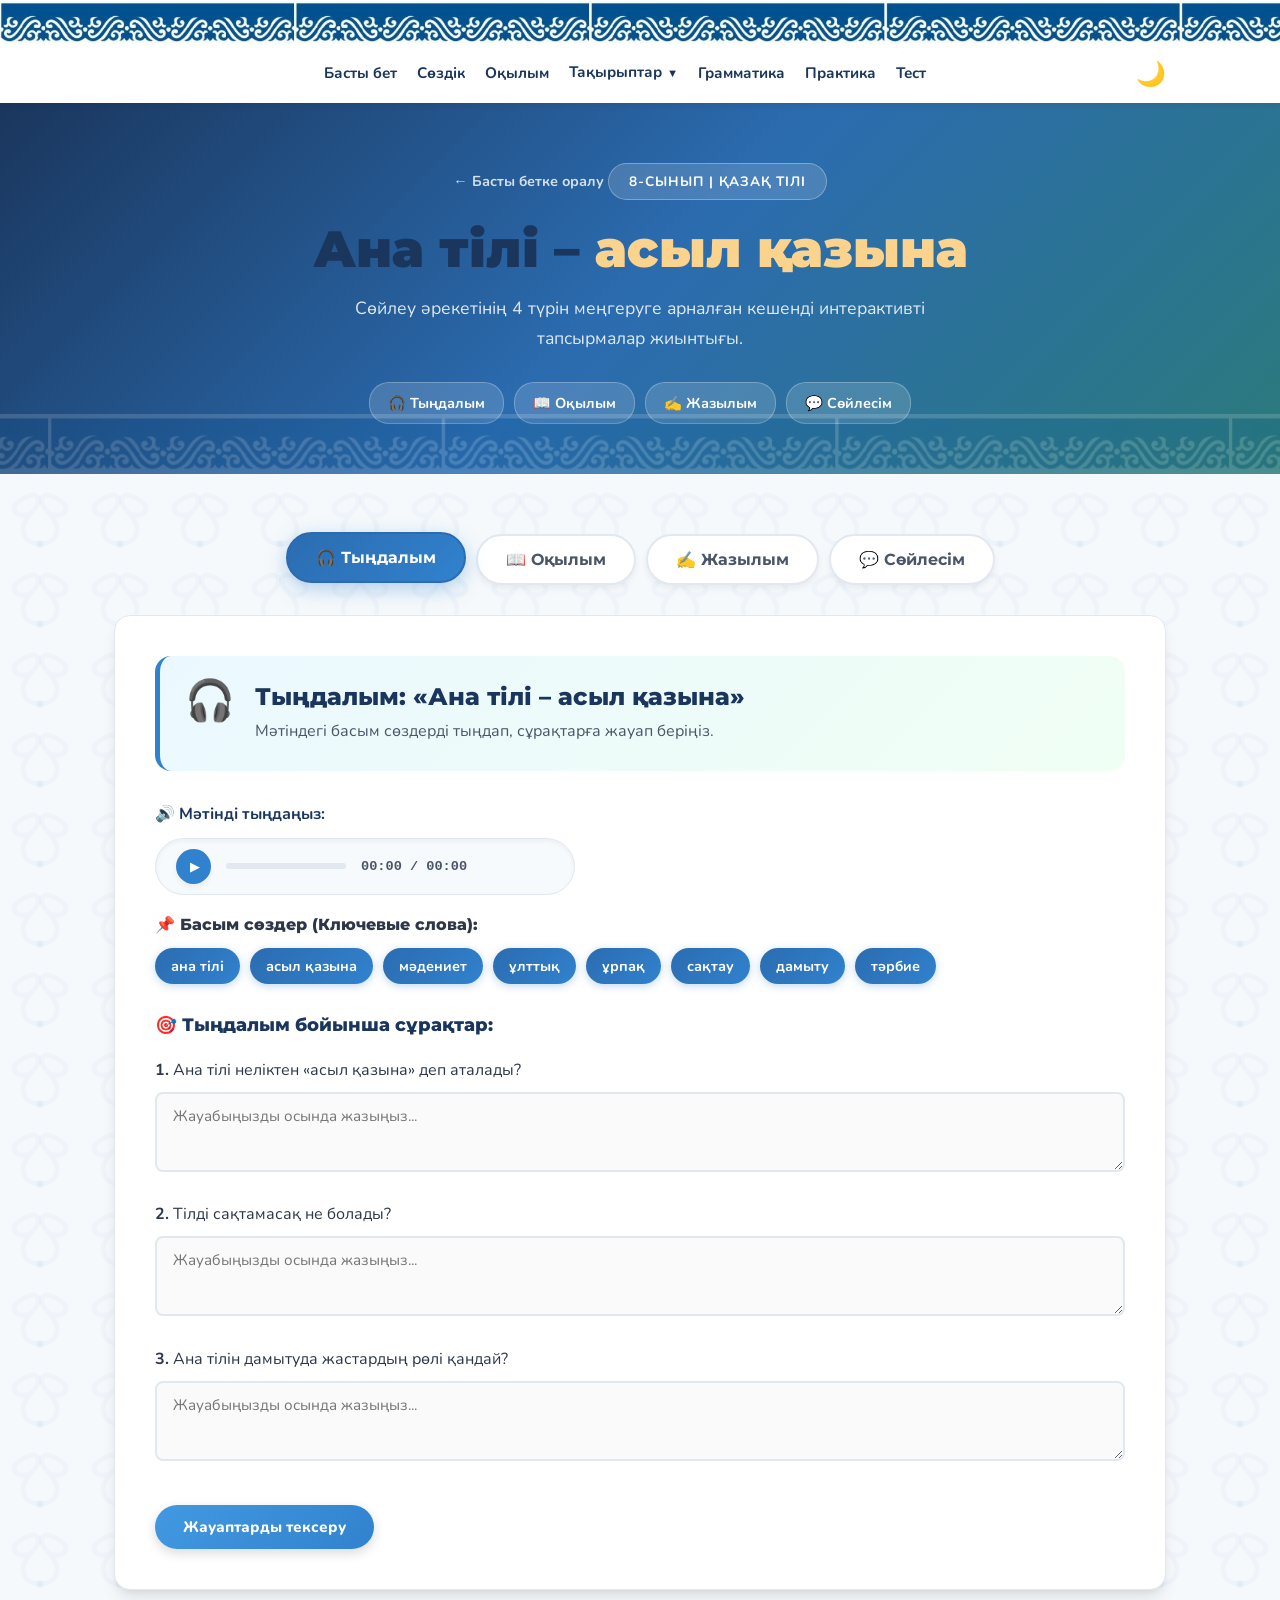
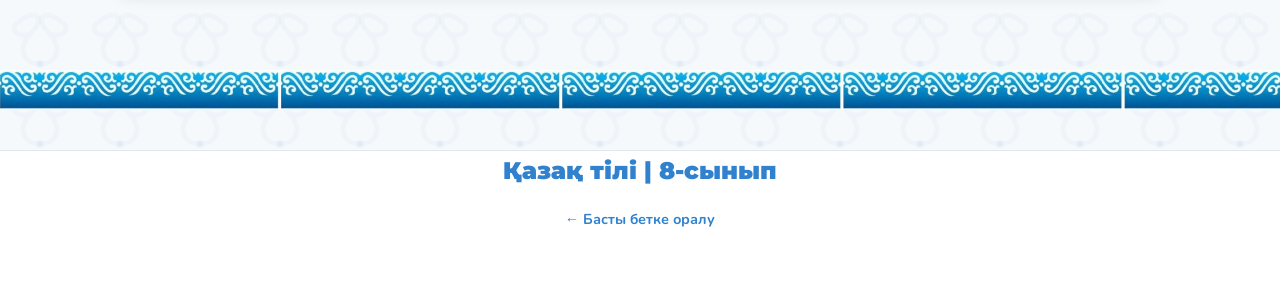
<file: ana-tili.html>
<!DOCTYPE html>
<html lang="kk">

<head>
    <meta charset="UTF-8" />
    <meta name="viewport" content="width=device-width, initial-scale=1.0" />
    <title>Ана тілі – асыл қазына | Қазақ тілі 8-сынып</title>
    <meta name="description"
        content="Сөйлеу әрекетінің 4 түрі: Тыңдалым, Оқылым, Жазылым, Сөйлесім. «Ана тілі – асыл қазына» тақырыбы бойынша интерактивті тапсырмалар." />
    <link rel="preconnect" href="https://fonts.googleapis.com">
    <link rel="preconnect" href="https://fonts.gstatic.com" crossorigin>
    <link
        href="https://fonts.googleapis.com/css2?family=Nunito:wght@400;500;600;700;800;900&family=Montserrat:wght@500;600;700;800;900&display=swap"
        rel="stylesheet">
    <link href="https://unpkg.com/aos@2.3.1/dist/aos.css" rel="stylesheet">
    <link rel="stylesheet" href="style.css" />
    <style>
        /* Page-specific hero for Ana Tili */
        .anat-hero {
            background: linear-gradient(135deg, #1A365D 0%, #2B6CB0 50%, #2C7A7B 100%);
            padding: 60px 0 50px;
            text-align: center;
            color: white;
            position: relative;
            overflow: hidden;
        }

        .anat-hero::before {
            content: '';
            position: absolute;
            inset: 0;
            background-image: url('border1.png');
            background-repeat: repeat-x;
            background-size: auto 60px;
            background-position: bottom;
            opacity: 0.15;
        }

        .anat-hero-badge {
            display: inline-block;
            background: rgba(255, 255, 255, 0.15);
            border: 1px solid rgba(255, 255, 255, 0.3);
            backdrop-filter: blur(10px);
            padding: 6px 20px;
            border-radius: 30px;
            font-size: 0.85rem;
            font-weight: 700;
            letter-spacing: 1px;
            text-transform: uppercase;
            margin-bottom: 18px;
        }

        .anat-hero h1 {
            font-size: clamp(2rem, 5vw, 3.2rem);
            font-weight: 900;
            margin-bottom: 14px;
            line-height: 1.2;
        }

        .anat-hero h1 span {
            color: #FBD38D;
        }

        .anat-hero p {
            font-size: 1.1rem;
            opacity: 0.85;
            max-width: 600px;
            margin: 0 auto 28px;
        }

        .anat-hero-pills {
            display: flex;
            justify-content: center;
            gap: 10px;
            flex-wrap: wrap;
        }

        .hero-pill {
            background: rgba(255, 255, 255, 0.15);
            border: 1px solid rgba(255, 255, 255, 0.25);
            padding: 8px 18px;
            border-radius: 20px;
            font-size: 0.9rem;
            font-weight: 700;
        }

        .back-btn {
            display: inline-flex;
            align-items: center;
            gap: 8px;
            color: rgba(255, 255, 255, 0.8);
            text-decoration: none;
            font-weight: 700;
            font-size: 0.9rem;
            margin-bottom: 25px;
            transition: color 0.2s;
        }

        .back-btn:hover {
            color: white;
        }

        .anat-page-section {
            padding: 60px 0 80px;
        }
    </style>
</head>

<body>
    <!-- TOP KAZAKH BORDER -->
    <div class="kazakh-border-top"></div>

    <!-- NAVBAR -->
    <nav class="navbar">
        <div class="container navbar-container">
            <div class="logo">
                <div class="logo-text">
                    <strong></strong>
                </div>
            </div>
            <ul class="nav-menu">
                <li><a href="index.html">Басты бет</a></li>
                <li><a href="index.html#vocabulary">Сөздік</a></li>
                <li><a href="index.html#reading">Оқылым</a></li>
                <li class="dropdown">
                    <a href="#" class="dropdown-toggle active-nav">Тақырыптар <i>▼</i></a>
                    <ul class="dropdown-menu">
                        <li><a href="ana-tili.html" class="active-nav">Ана тілі</a></li>
                        <li><a href="bukara.html">БАҚ</a></li>
                        <li><a href="bilim.html">Білім&amp;Денсаулық</a></li>
                        <li><a href="economica.html">Экономика</a></li>
                        <li><a href="mereke.html">Мерекелер</a></li>
                    </ul>
                </li>
                <li><a href="index.html#grammar">Грамматика</a></li>
                <li><a href="index.html#exercises">Практика</a></li>
                <li><a href="index.html#quiz">Тест</a></li>
            </ul>
            <div class="nav-actions">
                <button id="theme-toggle" class="theme-btn" aria-label="Түнгі режимді қосу">🌙</button>
            </div>
        </div>
    </nav>

    <!-- HERO SECTION -->
    <div class="anat-hero">
        <div class="container">
            <a href="index.html" class="back-btn">← Басты бетке оралу</a>
            <div class="anat-hero-badge">8-сынып | Қазақ тілі</div>
            <h1>Ана тілі – <span>асыл қазына</span></h1>
            <p>Сөйлеу әрекетінің 4 түрін меңгеруге арналған кешенді интерактивті тапсырмалар жиынтығы.</p>
            <div class="anat-hero-pills">
                <span class="hero-pill">🎧 Тыңдалым</span>
                <span class="hero-pill">📖 Оқылым</span>
                <span class="hero-pill">✍️ Жазылым</span>
                <span class="hero-pill">💬 Сөйлесім</span>
            </div>
        </div>
    </div>

    <!-- MAIN CONTENT -->
    <section class="anat-page-section">
        <div class="container">

            <!-- 4 дағды табтары -->
            <div class="anat-tabs" data-aos="zoom-in">
                <button class="anat-tab-btn active" onclick="openAnatTab('anat-tyndau', this)">🎧 Тыңдалым</button>
                <button class="anat-tab-btn" onclick="openAnatTab('anat-okylu', this)">📖 Оқылым</button>
                <button class="anat-tab-btn" onclick="openAnatTab('anat-zhazylym', this)">✍️ Жазылым</button>
                <button class="anat-tab-btn" onclick="openAnatTab('anat-soilesim', this)">💬 Сөйлесім</button>
            </div>

            <div class="anat-content" data-aos="fade-up" data-aos-delay="100">

                <!-- 1. ТЫҢДАЛЫМ -->
                <div id="anat-tyndau" class="anat-pane active">
                    <div class="anat-pane-inner">
                        <div class="anat-intro">
                            <div class="anat-intro-icon">🎧</div>
                            <div>
                                <h3>Тыңдалым: «Ана тілі – асыл қазына»</h3>
                                <p>Мәтіндегі басым сөздерді тыңдап, сұрақтарға жауап беріңіз.</p>
                            </div>
                        </div>

                        <div class="anat-audio-block">
                            <div class="anat-audio-label">🔊 Мәтінді тыңдаңыз:</div>
                            <div class="audio-player-mock" style="max-width: 420px;">
                                <audio id="anatAudio" preload="metadata">
                                    <source src="ana-tili-xalyqtyn-ru_aQqbyzrM.m4a" type="audio/mp4">
                                </audio>
                                <button class="play-btn" id="anatPlayBtn" onclick="toggleAnatAudio()">▶</button>
                                <div class="audio-track" id="anatTrack" onclick="seekAnatAudio(event)">
                                    <div class="audio-progress" id="anatProgress" style="width:0%"></div>
                                </div>
                                <span class="audio-time" id="anatTime">00:00 / 00:00</span>
                            </div>
                            <div class="anat-basym-words">
                                <h4>📌 Басым сөздер (Ключевые слова):</h4>
                                <div class="anat-keywords">
                                    <span class="kw-badge">ана тілі</span>
                                    <span class="kw-badge">асыл қазына</span>
                                    <span class="kw-badge">мәдениет</span>
                                    <span class="kw-badge">ұлттық</span>
                                    <span class="kw-badge">ұрпақ</span>
                                    <span class="kw-badge">сақтау</span>
                                    <span class="kw-badge">дамыту</span>
                                    <span class="kw-badge">тәрбие</span>
                                </div>
                            </div>
                        </div>

                        <div class="anat-questions">
                            <h4>🎯 Тыңдалым бойынша сұрақтар:</h4>
                            <div class="anat-q-item">
                                <p><strong>1.</strong> Ана тілі неліктен «асыл қазына» деп аталады?</p>
                                <textarea id="tq1" class="anat-textarea"
                                    placeholder="Жауабыңызды осында жазыңыз..."></textarea>
                            </div>
                            <div class="anat-q-item">
                                <p><strong>2.</strong> Тілді сақтамасақ не болады?</p>
                                <textarea id="tq2" class="anat-textarea"
                                    placeholder="Жауабыңызды осында жазыңыз..."></textarea>
                            </div>
                            <div class="anat-q-item">
                                <p><strong>3.</strong> Ана тілін дамытуда жастардың рөлі қандай?</p>
                                <textarea id="tq3" class="anat-textarea"
                                    placeholder="Жауабыңызды осында жазыңыз..."></textarea>
                            </div>
                            <button class="btn btn-blue mt-15" onclick="checkAnatTyndau()">Жауаптарды тексеру</button>
                            <div id="tyndau-result" class="anat-result"></div>
                        </div>
                    </div>
                </div>

                <!-- 2. ОҚЫЛЫМ -->
                <div id="anat-okylu" class="anat-pane" style="display:none;">
                    <div class="anat-pane-inner">
                        <div class="anat-intro">
                            <div class="anat-intro-icon">📖</div>
                            <div>
                                <h3>Оқылым: «Ана тілі – асыл қазына»</h3>
                                <p>Мәтінді мұқият оқып, тапсырмаларды орындаңыз.</p>
                            </div>
                        </div>

                        <div class="anat-text-block">
                            <p>Ана тілі – халықтың рухани байлығы, ұлттың ажырамас бөлігі. Ол – ата-бабаларымыздың бізге
                                қалдырған ең <b>асыл қазынасы</b>. Тіл арқылы ғана халық өзінің тарихын, салт-дәстүрін,
                                мәдениетін ұрпақтан ұрпаққа жеткізе алады.</p>
                            <p>Академик Ахмет Байтұрсынұлы «Тіл – халықтың жаны» деп бекер айтпаған. Шынында да, тілі
                                жоғалған халықтың болашағы не болады? Тіл жоғалса – мәдениет жоғалады, мәдениет жоғалса
                                – ұлт жоғалады.</p>
                            <p>Бүгінгі таңда қазақ тілін дамыту – мемлекеттік маңызды міндет. Девиз: «Өзге тілдің бәрін
                                біл, өз тіліңді ұмытпа!» – бұл тек сөз емес, өмір бағдарламасы. Жас ұрпақ ана тілін
                                терең меңгеріп, оны күнделікті өмірде, ғылымда, мәдениетте кеңінен қолдануы тиіс.</p>
                        </div>

                        <div class="anat-vocab-explain">
                            <h4>📚 Жаңа сөздердің мағынасы:</h4>
                            <div class="vocab-explain-grid">
                                <div class="ve-item"><span class="ve-word">асыл қазына</span> — бесценное сокровище
                                </div>
                                <div class="ve-item"><span class="ve-word">рухани байлық</span> — духовное богатство
                                </div>
                                <div class="ve-item"><span class="ve-word">ажырамас бөлік</span> — неотъемлемая часть
                                </div>
                                <div class="ve-item"><span class="ve-word">ата-баба</span> — предки</div>
                                <div class="ve-item"><span class="ve-word">ұрпақтан ұрпаққа</span> — из поколения в
                                    поколение</div>
                                <div class="ve-item"><span class="ve-word">өмір бағдарламасы</span> — жизненная
                                    программа/ориентир</div>
                            </div>
                        </div>

                        <div class="anat-questions">
                            <h4>📋 Азатжолмен жұмыс (работа с абзацами):</h4>
                            <div class="anat-q-item">
                                <p><strong>1-азатжол:</strong> Ана тілін «асыл қазына» деп кім атаған және бұл не
                                    дегенді білдіреді?</p>
                                <textarea id="oq1" class="anat-textarea"
                                    placeholder="1-азатжол бойынша жазыңыз..."></textarea>
                            </div>
                            <div class="anat-q-item">
                                <p><strong>2-азатжол:</strong> «Тіл – халықтың жаны» деген сөзді өз сөзіңізбен
                                    түсіндіріңіз.</p>
                                <textarea id="oq2" class="anat-textarea"
                                    placeholder="2-азатжол бойынша жазыңыз..."></textarea>
                            </div>
                            <div class="anat-q-item">
                                <p><strong>3-азатжол:</strong> «Өзге тілдің бәрін біл, өз тіліңді ұмытпа!» деген девизді
                                    түсіндіріңіз.</p>
                                <textarea id="oq3" class="anat-textarea"
                                    placeholder="3-азатжол бойынша жазыңыз..."></textarea>
                            </div>
                            <button class="btn btn-green mt-15" onclick="checkAnatOkylu()">Жауаптарды тексеру</button>
                            <div id="okylu-result" class="anat-result"></div>
                        </div>
                    </div>
                </div>

                <!-- 3. ЖАЗЫЛЫМ -->
                <div id="anat-zhazylym" class="anat-pane" style="display:none;">
                    <div class="anat-pane-inner">
                        <div class="anat-intro">
                            <div class="anat-intro-icon">✍️</div>
                            <div>
                                <h3>Жазылым: «Ана тілі – асыл қазына»</h3>
                                <p>Жазу дағдыларын дамытуға арналған коммуникативтік тапсырмалар.</p>
                            </div>
                        </div>

                        <div class="anat-writing-tasks">
                            <div class="writing-task-card">
                                <div class="wtc-num">01</div>
                                <div class="wtc-body">
                                    <h4>Шығарма жазу</h4>
                                    <p>«Менің ана тілім – менің байлығым» тақырыбына <strong>80–100 сөз</strong>
                                        көлемінде шығарма жазыңыз.</p>
                                    <textarea id="zhaz1" class="anat-textarea tall"
                                        placeholder="Шығармаңызды осында жазыңыз..."></textarea>
                                    <div class="word-counter">Сөздер саны: <span id="zhaz1-count">0</span></div>
                                </div>
                            </div>
                            <div class="writing-task-card">
                                <div class="wtc-num">02</div>
                                <div class="wtc-body">
                                    <h4>Сөйлем құрастыру</h4>
                                    <p>Берілген сөздерді пайдаланып, мағыналы сөйлемдер жазыңыз:</p>
                                    <div class="given-words">ана тілі • мәдениет • ұрпақ • қазына • дамыту</div>
                                    <textarea id="zhaz2" class="anat-textarea"
                                        placeholder="Сөйлемдеріңізді жазыңыз..."></textarea>
                                </div>
                            </div>
                            <div class="writing-task-card">
                                <div class="wtc-num">03</div>
                                <div class="wtc-body">
                                    <h4>Мақал-мәтелдер</h4>
                                    <p>Ана тілге байланысты мақал-мәтелдерді аяқтаңыз:</p>
                                    <div class="proverb-fill">
                                        <p>🔸 «Өзге тілдің бәрін біл, <input type="text" class="proverb-input"
                                                id="prov1" placeholder="...">»</p>
                                        <p>🔸 «Тіл – халықтың <input type="text" class="proverb-input" id="prov2"
                                                placeholder="...">»</p>
                                        <p>🔸 «Ана тілі – ана <input type="text" class="proverb-input" id="prov3"
                                                placeholder="...">»</p>
                                    </div>
                                    <button class="btn btn-orange mt-15" onclick="checkAnatProverbs()">Тексеру</button>
                                    <div id="prov-result" class="anat-result"></div>
                                </div>
                            </div>
                        </div>
                    </div>
                </div>

                <!-- 4. СӨЙЛЕСІМ -->
                <div id="anat-soilesim" class="anat-pane" style="display:none;">
                    <div class="anat-pane-inner">
                        <div class="anat-intro">
                            <div class="anat-intro-icon">💬</div>
                            <div>
                                <h3>Сөйлесім: «Ана тілі – асыл қазына»</h3>
                                <p>Репликалармен жұмыс – диалог арқылы сөйлеу дағдысын жетілдіру.</p>
                            </div>
                        </div>

                        <div class="dialog-section">
                            <h4>🎭 Диалог: «Ана тілі туралы пікірталас»</h4>
                            <p class="dialog-hint">Төмендегі диалогты оқыңыз, репликаларды жатқа үйреніңіз. Рөлге
                                бөліндіңіз.</p>

                            <div class="dialog-box">
                                <div class="dialog-line student-a">
                                    <div class="dialog-avatar">👦 Арман:</div>
                                    <div class="dialog-text">— Сен неге қазақша аз сөйлейсің? Ана тілімізді ұмытып
                                        барамыз ғой!</div>
                                </div>
                                <div class="dialog-line student-b">
                                    <div class="dialog-avatar">👧 Айгерім:</div>
                                    <div class="dialog-text">— Мен ұмытқан жоқпын, бірақ орта орысша болғандықтан
                                        машықтанатын жерім аз.</div>
                                </div>
                                <div class="dialog-line student-a">
                                    <div class="dialog-avatar">👦 Арман:</div>
                                    <div class="dialog-text">— Ана тілін үйде де, достарыңмен де қолданса болады. Мәселе
                                        — тілекте.</div>
                                </div>
                                <div class="dialog-line student-b">
                                    <div class="dialog-avatar">👧 Айгерім:</div>
                                    <div class="dialog-text">— Дұрыс айтасың. Ана тіліміз — асыл қазынамыз, оны
                                        бағалауымыз керек!</div>
                                </div>
                            </div>

                            <div class="soilesim-tasks">
                                <h4>🗣️ Сөйлесім тапсырмалары:</h4>
                                <div class="soilesim-task">
                                    <div class="st-num">1</div>
                                    <div>
                                        <strong>Жалғастырыңыз:</strong> Диалогты 2 реплика жалғастырып, жазыңыз.
                                        <textarea id="soi1" class="anat-textarea"
                                            placeholder="Арман: — ...&#10;Айгерім: — ..."></textarea>
                                    </div>
                                </div>
                                <div class="soilesim-task">
                                    <div class="st-num">2</div>
                                    <div>
                                        <strong>Өзіңіздің пікіріңіз:</strong> «Ана тілімді неліктен сүйемін?» деген
                                        тақырыпқа 5–7 сөйлем айтыңыз.
                                        <textarea id="soi2" class="anat-textarea"
                                            placeholder="Пікіріңізді жазыңыз..."></textarea>
                                    </div>
                                </div>
                                <div class="soilesim-task">
                                    <div class="st-num">3</div>
                                    <div>
                                        <strong>Репликаларды жұптастырыңыз:</strong>
                                        <div class="replica-match">
                                            <div class="replica-col">
                                                <div class="replica-item" id="r1" onclick="selectReplica('r1')">«Ана
                                                    тілің қай тіл?»</div>
                                                <div class="replica-item" id="r2" onclick="selectReplica('r2')">«Тілге
                                                    деген көзқарасың қандай?»</div>
                                                <div class="replica-item" id="r3" onclick="selectReplica('r3')">«Неге
                                                    қазақша сөйлемейсің?»</div>
                                            </div>
                                            <div class="replica-col">
                                                <div class="replica-answer" id="ra1"
                                                    onclick="matchReplica('ra1', 'r2')">«Тіл – халықтың жаны, оны
                                                    қадірлеу керек.»</div>
                                                <div class="replica-answer" id="ra2"
                                                    onclick="matchReplica('ra2', 'r1')">«Анам тілі – қазақ тілі, ол
                                                    менің жүрегімде.»</div>
                                                <div class="replica-answer" id="ra3"
                                                    onclick="matchReplica('ra3', 'r3')">«Сөйлесетін орта болса, сөйлер
                                                    едім.»</div>
                                            </div>
                                        </div>
                                        <div id="replica-result" class="anat-result"></div>
                                    </div>
                                </div>
                                <button class="btn btn-blue mt-15" onclick="checkAnatSoilesim()">Барлығын
                                    тексеру</button>
                                <div id="soilesim-result" class="anat-result"></div>
                            </div>
                        </div>
                    </div>
                </div>

            </div>
        </div>
    </section>

    <!-- BOTTOM KAZAKH BORDER -->
    <div class="kazakh-border-bottom"></div>

    <!-- FOOTER -->
    <footer class="footer">
        <div class="container">
            <div class="footer-content">
                <div class="footer-logo">
                    <div class="footer-logo-text"></div>
                    <p>Қазақ тілі | 8-сынып</p>
                </div>
                <p style="text-align:center; color: #718096; font-size: 0.9rem;">
                    <a href="index.html" style="color:#3182CE; font-weight:700;">← Басты бетке оралу</a>
                </p>
            </div>
        </div>
    </footer>

    <!-- Scripts -->
    <script src="https://unpkg.com/aos@2.3.1/dist/aos.js"></script>
    <script>
        AOS.init({ duration: 700, easing: 'ease-out-cubic', once: true, offset: 60 });

        // Dark Mode
        const themeBtn = document.getElementById('theme-toggle');
        if (localStorage.getItem('theme') === 'dark') {
            document.body.classList.add('dark');
            themeBtn.textContent = '☀️';
        }
        themeBtn.addEventListener('click', () => {
            document.body.classList.toggle('dark');
            const isDark = document.body.classList.contains('dark');
            themeBtn.textContent = isDark ? '☀️' : '🌙';
            localStorage.setItem('theme', isDark ? 'dark' : 'light');
        });

        // === АНА ТІЛІ ФУНКЦИЯЛАРЫ ===

        function openAnatTab(tabId, btn) {
            document.querySelectorAll('.anat-pane').forEach(p => p.style.display = 'none');
            document.querySelectorAll('.anat-tab-btn').forEach(b => b.classList.remove('active'));
            document.getElementById(tabId).style.display = 'block';
            btn.classList.add('active');
        }

        // Уақытты форматтау
        function formatTime(s) {
            if (isNaN(s) || s === Infinity) return '00:00';
            let m = Math.floor(s / 60), sec = Math.floor(s % 60);
            return (m < 10 ? '0' + m : m) + ':' + (sec < 10 ? '0' + sec : sec);
        }

        // Аудио ойнатқыш
        let anatAudioObj = null, anatPlaying = false;

        function toggleAnatAudio() {
            const playBtn = document.getElementById('anatPlayBtn');
            if (!anatAudioObj) {
                anatAudioObj = document.getElementById('anatAudio');
                anatAudioObj.addEventListener('timeupdate', () => {
                    const prog = document.getElementById('anatProgress');
                    const time = document.getElementById('anatTime');
                    if (!isNaN(anatAudioObj.duration)) {
                        prog.style.width = (anatAudioObj.currentTime / anatAudioObj.duration * 100) + '%';
                        time.textContent = formatTime(anatAudioObj.currentTime) + ' / ' + formatTime(anatAudioObj.duration);
                    }
                });
                anatAudioObj.addEventListener('ended', () => {
                    anatPlaying = false;
                    playBtn.textContent = '▶';
                    anatAudioObj.currentTime = 0;
                });
            }
            if (anatPlaying) {
                anatAudioObj.pause(); anatPlaying = false; playBtn.textContent = '▶';
            } else {
                anatAudioObj.play(); anatPlaying = true; playBtn.textContent = '⏸';
            }
        }

        function seekAnatAudio(e) {
            if (!anatAudioObj) return;
            const track = document.getElementById('anatTrack');
            const rect = track.getBoundingClientRect();
            const percent = (e.clientX - rect.left) / rect.width;
            if (!isNaN(anatAudioObj.duration)) anatAudioObj.currentTime = percent * anatAudioObj.duration;
        }

        // Сөздер санауышы
        document.addEventListener('DOMContentLoaded', () => {
            const zhaz1 = document.getElementById('zhaz1');
            if (zhaz1) {
                zhaz1.addEventListener('input', () => {
                    const words = zhaz1.value.trim().split(/\s+/).filter(w => w.length > 0);
                    document.getElementById('zhaz1-count').textContent = words.length;
                });
            }
        });

        // Тыңдалым тексеру
        function checkAnatTyndau() {
            const res = document.getElementById('tyndau-result');
            const q1 = document.getElementById('tq1').value.trim();
            const q2 = document.getElementById('tq2').value.trim();
            const q3 = document.getElementById('tq3').value.trim();
            if (!q1 || !q2 || !q3) { showAnatResult(res, 'warning', '⚠️ Барлық сұрақтарға жауап беріңіз!'); return; }
            const total = (q1 + ' ' + q2 + ' ' + q3).split(/\s+/).length;
            if (total < 15) { showAnatResult(res, 'warning', '📝 Жауаптарыңызды толығырақ жазыңыз (кемінде 5 сөз).'); return; }
            showAnatResult(res, 'success', '✅ Жарайсыз! Тыңдалым тапсырмасы сақталды. Ойларыңыз нақты жазылған!');
        }

        // Оқылым тексеру
        function checkAnatOkylu() {
            const res = document.getElementById('okylu-result');
            const q1 = document.getElementById('oq1').value.trim();
            const q2 = document.getElementById('oq2').value.trim();
            const q3 = document.getElementById('oq3').value.trim();
            if (!q1 || !q2 || !q3) { showAnatResult(res, 'warning', '⚠️ Барлық азатжолдарға жауап беріңіз!'); return; }
            showAnatResult(res, 'success', '✅ Өте жақсы! Мәтінді мұқият оқып, азатжолдарды дұрыс талдадыңыз!');
        }

        // Мақал-мәтел тексеру
        function checkAnatProverbs() {
            const res = document.getElementById('prov-result');
            const p1 = document.getElementById('prov1').value.trim().toLowerCase();
            const p2 = document.getElementById('prov2').value.trim().toLowerCase();
            const p3 = document.getElementById('prov3').value.trim().toLowerCase();
            let correct = 0;
            if (['өз тіліңді ұмытпа', 'ұмытпа'].some(a => p1.includes(a))) correct++;
            if (['жаны', 'халықтың жаны'].some(a => p2.includes(a))) correct++;
            if (['сүті', 'анасының сүті', 'ана сүті'].some(a => p3.includes(a))) correct++;
            if (correct === 3) {
                showAnatResult(res, 'success', '🏆 Керемет! Барлық 3 мақал-мәтел дұрыс аяқталды!');
            } else if (correct > 0) {
                showAnatResult(res, 'warning', `📝 ${correct}/3 дұрыс. Дұрыс жауаптар: 1) «...өз тіліңді ұмытпа!» | 2) «...жаны» | 3) «...сүті»`);
            } else {
                showAnatResult(res, 'warning', '❌ Дұрыс жауаптар: 1) «...өз тіліңді ұмытпа!» | 2) «...жаны» | 3) «...сүті»');
            }
        }

        // Репликаларды жұптастыру
        let selectedReplica = null;
        const correctPairs = { 'r1': 'ra2', 'r2': 'ra1', 'r3': 'ra3' };
        const userMatches = {};

        function selectReplica(id) {
            document.querySelectorAll('.replica-item').forEach(el => el.classList.remove('selected'));
            selectedReplica = id;
            document.getElementById(id).classList.add('selected');
        }

        function matchReplica(answerId) {
            if (!selectedReplica) {
                document.getElementById('replica-result').textContent = '⚠️ Алдымен сол жақтан реплика таңдаңыз!';
                document.getElementById('replica-result').className = 'anat-result warning show';
                return;
            }
            userMatches[selectedReplica] = answerId;
            document.getElementById(answerId).classList.add('matched');
            document.getElementById(selectedReplica).classList.remove('selected');
            selectedReplica = null;
            document.getElementById('replica-result').style.display = 'none';
        }

        // Сөйлесім тексеру
        function checkAnatSoilesim() {
            const res = document.getElementById('soilesim-result');
            const soi1 = document.getElementById('soi1').value.trim();
            const soi2 = document.getElementById('soi2').value.trim();
            let score = 0, feedback = [];
            if (soi1.length > 20) score++; else feedback.push('1-тапсырма: Диалогты жалғастырыңыз');
            if (soi2.length > 30) score++; else feedback.push('2-тапсырма: Пікіріңізді кеңірек жазыңыз');
            let pairScore = 0;
            for (const [q, a] of Object.entries(userMatches)) {
                if (correctPairs[q] === a) pairScore++;
            }
            if (pairScore === 3) score++; else feedback.push(`3-тапсырма: ${pairScore}/3 жұп дұрыс`);
            if (score === 3) {
                showAnatResult(res, 'success', '🏆 Керемет! Сөйлесім дағдысын жетік меңгердіңіз!');
            } else {
                showAnatResult(res, 'warning', `📝 ${score}/3 тапсырма орындалды. ${feedback.filter(f => f).join(' | ')}`);
            }
        }

        function showAnatResult(el, type, msg) {
            el.textContent = msg;
            el.className = `anat-result ${type} show`;
        }
    </script>
</body>

</html>
</file>
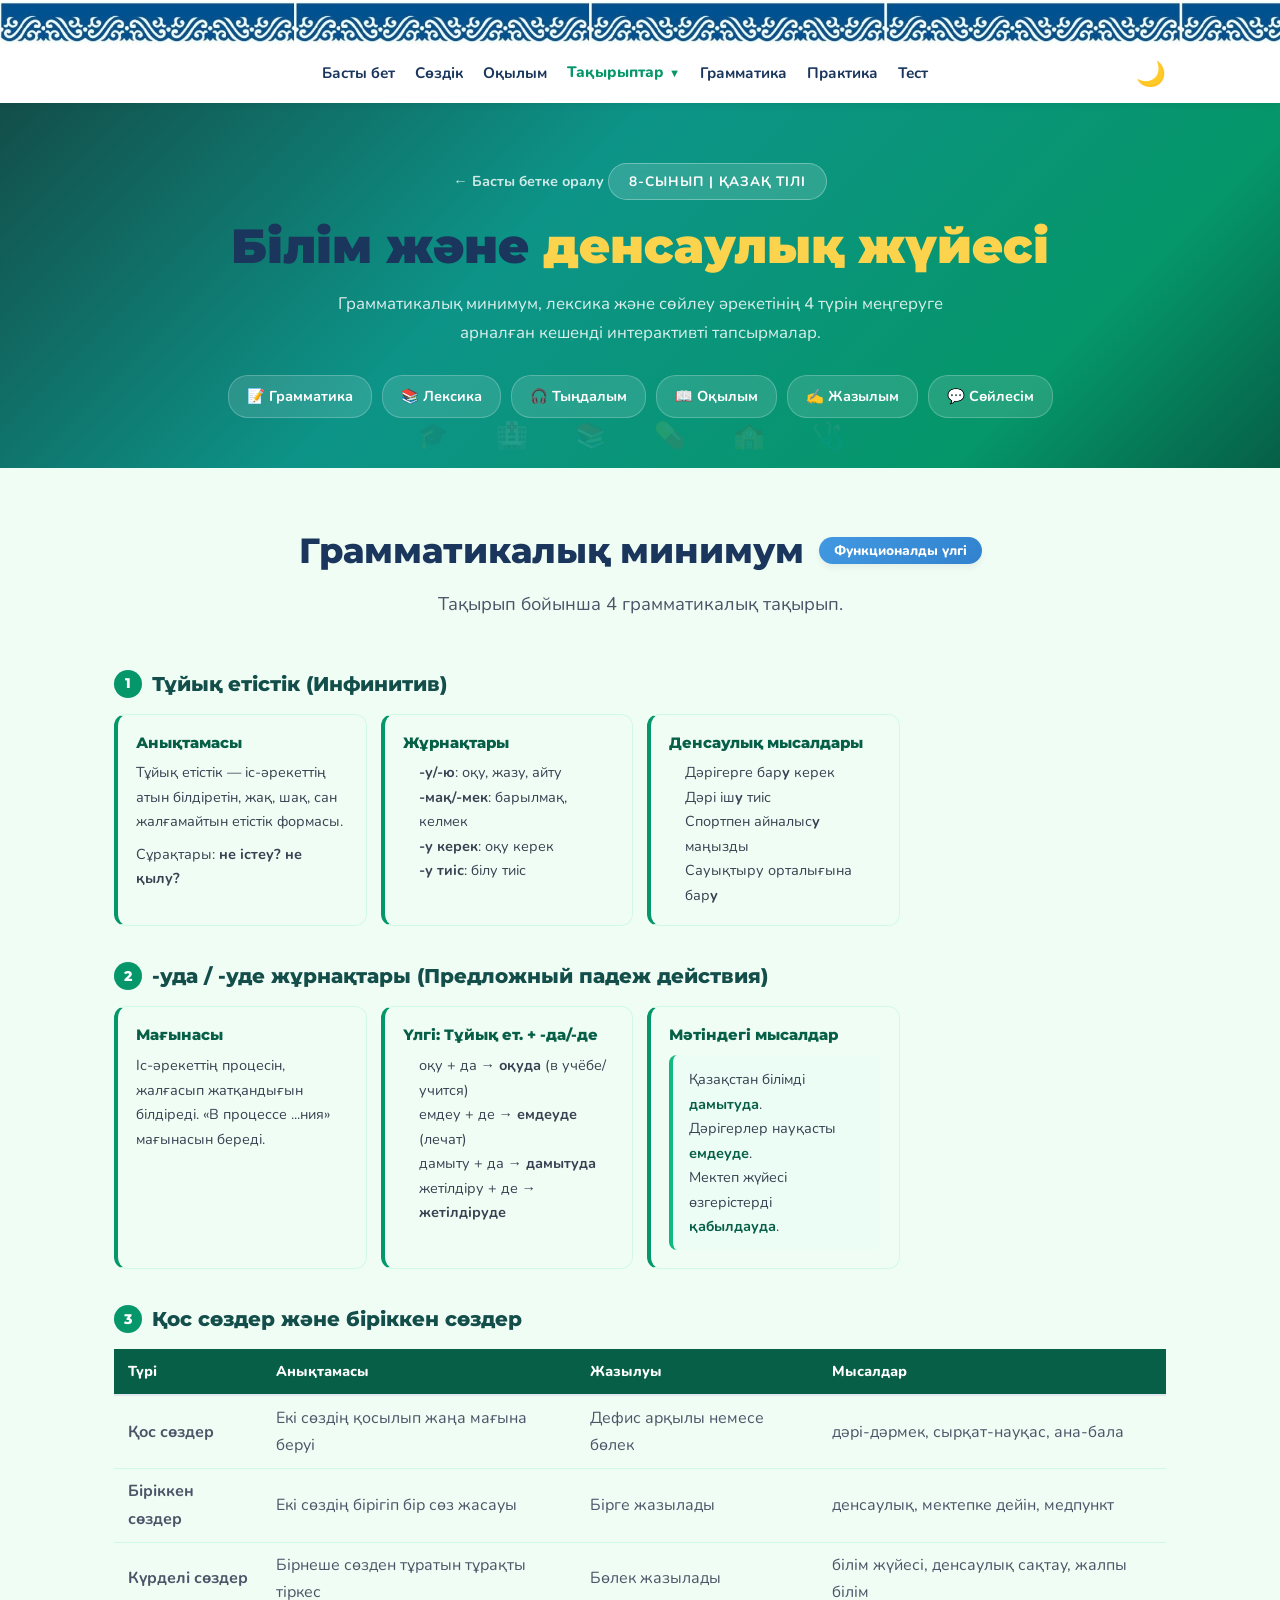
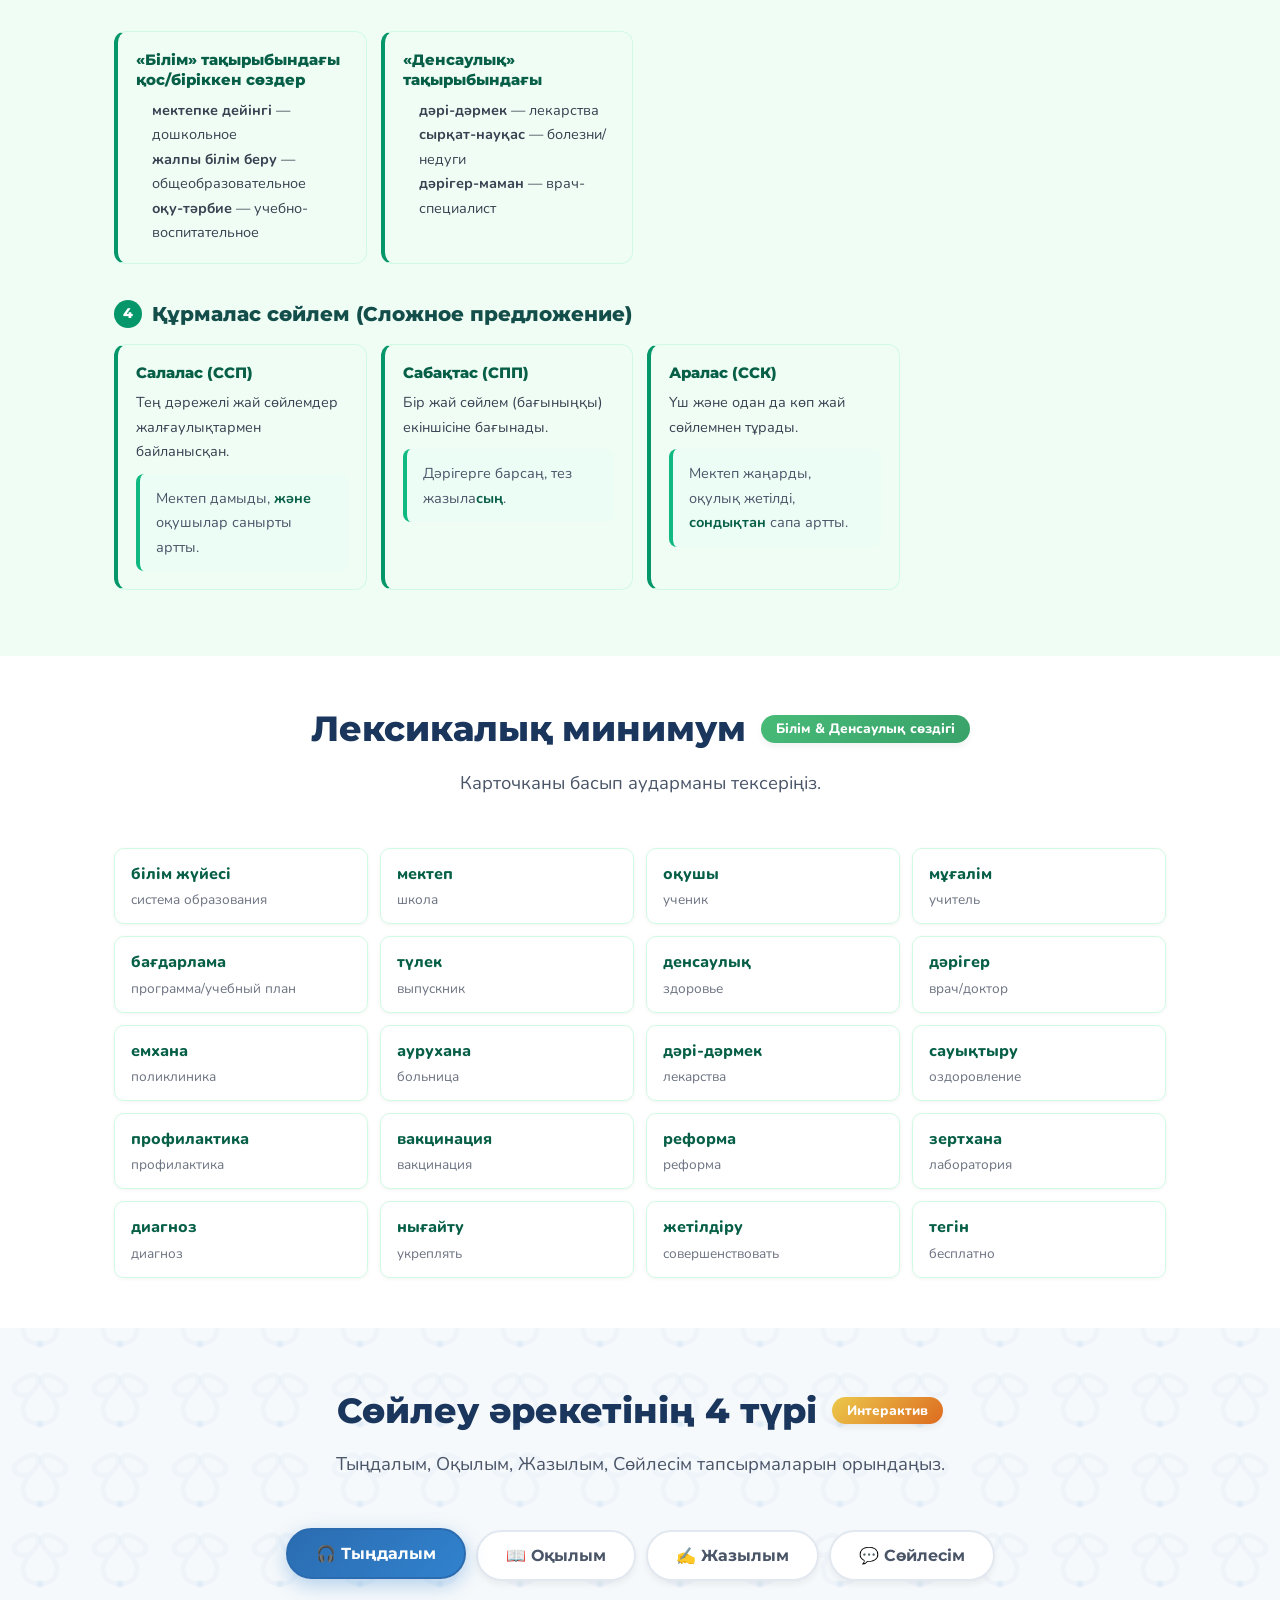
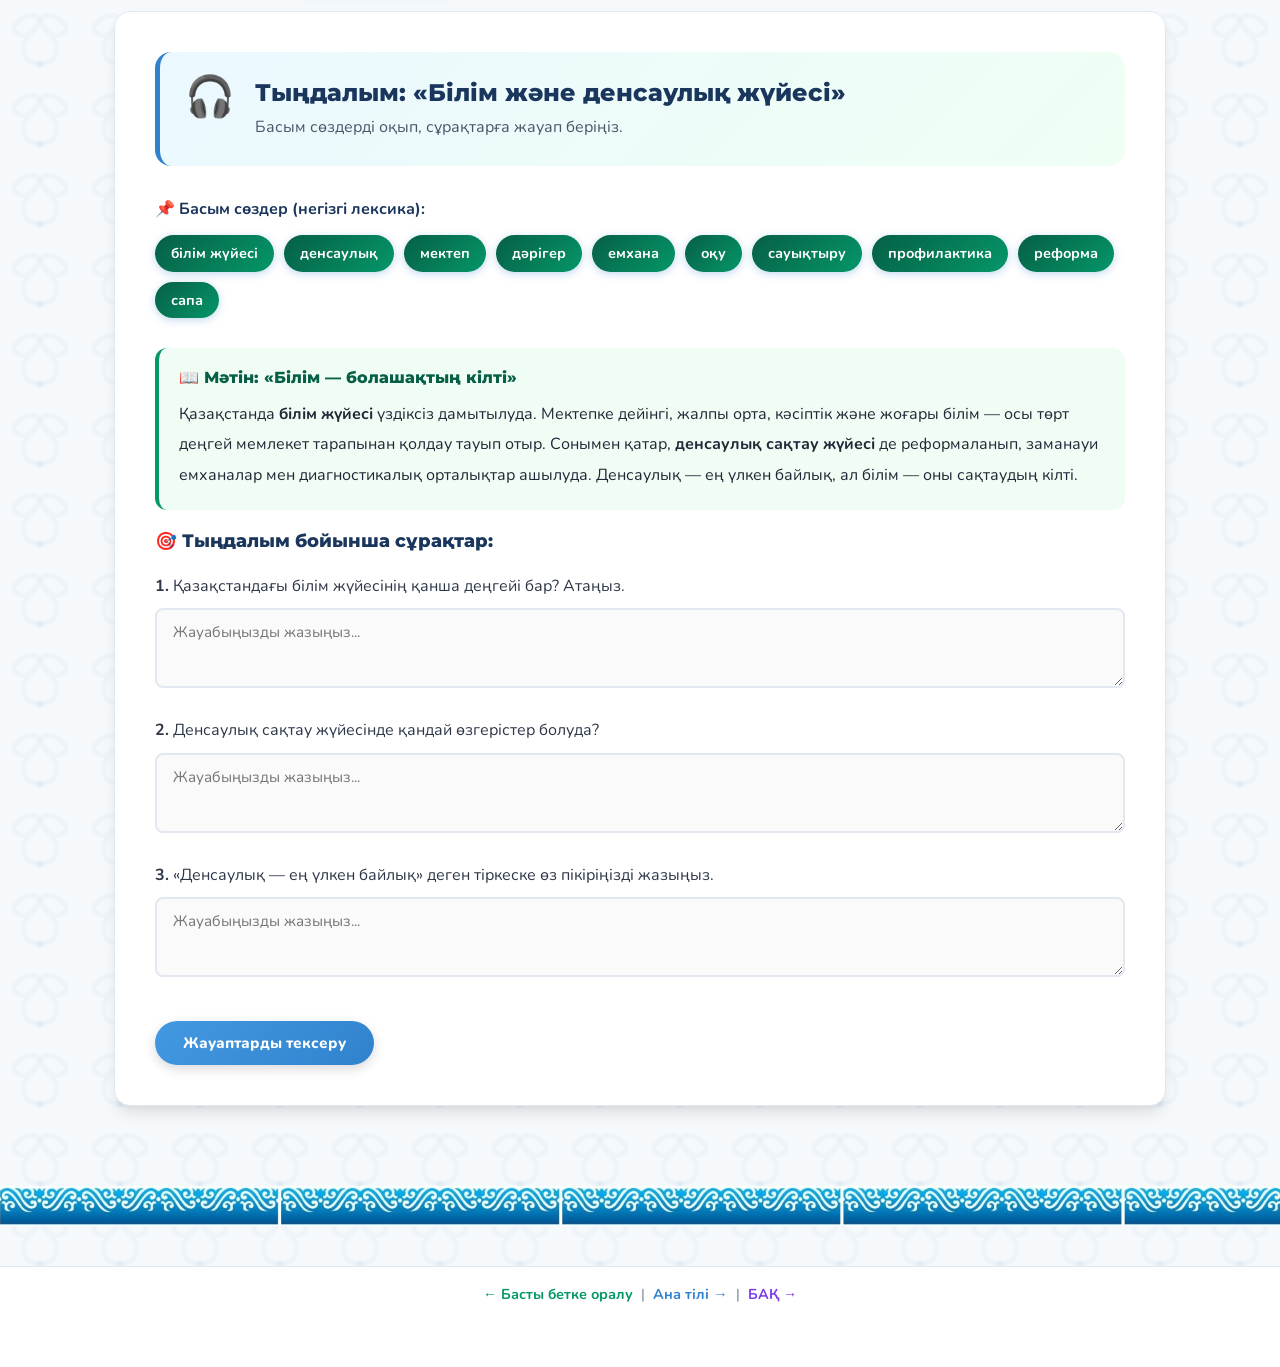
<file: bilim.html>
<!DOCTYPE html>
<html lang="kk">

<head>
    <meta charset="UTF-8" />
    <meta name="viewport" content="width=device-width, initial-scale=1.0" />
    <title>Білім және денсаулық жүйесі | Қазақ тілі 8-сынып</title>
    <meta name="description"
        content="Білім және денсаулық жүйесі тақырыбы бойынша Тыңдалым, Оқылым, Жазылым, Сөйлесім. Грамматикалық және лексикалық минимум." />
    <link rel="preconnect" href="https://fonts.googleapis.com">
    <link rel="preconnect" href="https://fonts.gstatic.com" crossorigin>
    <link
        href="https://fonts.googleapis.com/css2?family=Nunito:wght@400;500;600;700;800;900&family=Montserrat:wght@500;600;700;800;900&display=swap"
        rel="stylesheet">
    <link href="https://unpkg.com/aos@2.3.1/dist/aos.css" rel="stylesheet">
    <link rel="stylesheet" href="style.css" />
    <style>
        .bil-hero {
            background: linear-gradient(135deg, #134E4A 0%, #0D9488 40%, #059669 80%, #065F46 100%);
            padding: 60px 0 50px;
            text-align: center;
            color: white;
            position: relative;
            overflow: hidden;
        }

        .bil-hero::after {
            content: '🎓 🏥 📚 💊 🏫 🩺';
            position: absolute;
            bottom: 10px;
            left: 0;
            right: 0;
            font-size: 1.6rem;
            opacity: 0.1;
            letter-spacing: 20px;
        }

        .bil-hero-badge {
            display: inline-block;
            background: rgba(255, 255, 255, 0.15);
            border: 1px solid rgba(255, 255, 255, 0.3);
            backdrop-filter: blur(10px);
            padding: 6px 20px;
            border-radius: 30px;
            font-size: 0.85rem;
            font-weight: 700;
            letter-spacing: 1px;
            text-transform: uppercase;
            margin-bottom: 18px;
        }

        .bil-hero h1 {
            font-size: clamp(1.8rem, 4.5vw, 3rem);
            font-weight: 900;
            margin-bottom: 14px;
            line-height: 1.2;
        }

        .bil-hero h1 span {
            color: #FCD34D;
        }

        .bil-hero p {
            font-size: 1.05rem;
            opacity: 0.85;
            max-width: 640px;
            margin: 0 auto 28px;
        }

        .bil-hero-pills {
            display: flex;
            justify-content: center;
            gap: 10px;
            flex-wrap: wrap;
        }

        .hero-pill {
            background: rgba(255, 255, 255, 0.12);
            border: 1px solid rgba(255, 255, 255, 0.22);
            padding: 8px 18px;
            border-radius: 20px;
            font-size: 0.9rem;
            font-weight: 700;
        }

        .back-btn {
            display: inline-flex;
            align-items: center;
            gap: 8px;
            color: rgba(255, 255, 255, 0.8);
            text-decoration: none;
            font-weight: 700;
            font-size: 0.9rem;
            margin-bottom: 25px;
            transition: color 0.2s;
        }

        .back-btn:hover {
            color: white;
        }

        .grammar-mini-section {
            margin-bottom: 36px;
        }

        .grammar-mini-section h3 {
            font-size: 1.25rem;
            margin-bottom: 16px;
            color: #134E4A;
            display: flex;
            align-items: center;
            gap: 10px;
        }

        .grammar-mini-section h3 span {
            background: #059669;
            color: white;
            border-radius: 50%;
            width: 28px;
            height: 28px;
            display: inline-flex;
            align-items: center;
            justify-content: center;
            font-size: 0.85rem;
            flex-shrink: 0;
        }

        .grammar-cards {
            display: grid;
            grid-template-columns: repeat(auto-fill, minmax(250px, 1fr));
            gap: 14px;
        }

        .grammar-card {
            background: #F0FDF4;
            border: 1px solid #D1FAE5;
            border-radius: 12px;
            padding: 18px;
            border-left: 4px solid #059669;
        }

        .grammar-card h4 {
            font-size: 0.95rem;
            color: #065F46;
            margin-bottom: 8px;
        }

        .grammar-card p,
        .grammar-card li {
            font-size: 0.9rem;
            color: #374151;
        }

        .grammar-card ul {
            padding-left: 16px;
        }

        .grammar-table {
            width: 100%;
            border-collapse: collapse;
            font-size: 0.9rem;
        }

        .grammar-table th {
            background: #065F46;
            color: white;
            padding: 10px 14px;
            text-align: left;
        }

        .grammar-table td {
            padding: 9px 14px;
            border-bottom: 1px solid #D1FAE5;
        }

        .grammar-table tr:nth-child(even) td {
            background: #F0FDF4;
        }

        .grammar-table tr:hover td {
            background: #DCFCE7;
        }

        .example-highlight {
            background: #ECFDF5;
            border-left: 4px solid #10B981;
            padding: 12px 16px;
            border-radius: 8px;
            margin-top: 10px;
            font-size: 0.9rem;
        }

        .example-highlight b {
            color: #065F46;
        }

        .vocab-mini-grid {
            display: grid;
            grid-template-columns: repeat(auto-fill, minmax(210px, 1fr));
            gap: 12px;
        }

        .vocab-mini-card {
            background: white;
            border: 1px solid #D1FAE5;
            border-radius: 10px;
            padding: 12px 16px;
            cursor: pointer;
            transition: all 0.25s;
            box-shadow: 0 1px 4px rgba(0, 0, 0, 0.05);
        }

        .vocab-mini-card:hover {
            transform: translateY(-3px);
            box-shadow: 0 6px 16px rgba(5, 150, 105, 0.15);
            border-color: #059669;
        }

        .vocab-mini-card .kk {
            font-weight: 800;
            color: #065F46;
            font-size: 1rem;
        }

        .vocab-mini-card .ru {
            font-size: 0.85rem;
            color: #6B7280;
        }

        .vocab-mini-card.flip {
            background: #059669;
        }

        .vocab-mini-card.flip .kk {
            color: white;
        }

        .vocab-mini-card.flip .ru {
            color: rgba(255, 255, 255, 0.9);
        }

        .active-nav {
            color: #059669 !important;
            font-weight: 800 !important;
        }

        .bak-page-section {
            padding: 60px 0 80px;
        }
    </style>
</head>

<body>
    <div class="kazakh-border-top"></div>

    <nav class="navbar">
        <div class="container navbar-container">
            <div class="logo">
                <div class="logo-text"><strong></strong></div>
            </div>
            <ul class="nav-menu">
                <li><a href="index.html">Басты бет</a></li>
                <li><a href="index.html#vocabulary">Сөздік</a></li>
                <li><a href="index.html#reading">Оқылым</a></li>
                <li class="dropdown">
                    <a href="#" class="dropdown-toggle active-nav">Тақырыптар <i>▼</i></a>
                    <ul class="dropdown-menu">
                        <li><a href="ana-tili.html">Ана тілі</a></li>
                        <li><a href="bukara.html">БАҚ</a></li>
                        <li><a href="bilim.html" class="active-nav">Білім&amp;Денсаулық</a></li>
                        <li><a href="economica.html">Экономика</a></li>
                        <li><a href="mereke.html">Мерекелер</a></li>
                    </ul>
                </li>
                <li><a href="index.html#grammar">Грамматика</a></li>
                <li><a href="index.html#exercises">Практика</a></li>
                <li><a href="index.html#quiz">Тест</a></li>
            </ul>
            <div class="nav-actions">
                <button id="theme-toggle" class="theme-btn" aria-label="Түнгі режимді қосу">🌙</button>
            </div>
        </div>
    </nav>

    <!-- HERO -->
    <div class="bil-hero">
        <div class="container">
            <a href="index.html" class="back-btn">← Басты бетке оралу</a>
            <div class="bil-hero-badge">8-сынып | Қазақ тілі</div>
            <h1>Білім және <span>денсаулық жүйесі</span></h1>
            <p>Грамматикалық минимум, лексика және сөйлеу әрекетінің 4 түрін меңгеруге арналған кешенді интерактивті
                тапсырмалар.</p>
            <div class="bil-hero-pills">
                <span class="hero-pill">📝 Грамматика</span>
                <span class="hero-pill">📚 Лексика</span>
                <span class="hero-pill">🎧 Тыңдалым</span>
                <span class="hero-pill">📖 Оқылым</span>
                <span class="hero-pill">✍️ Жазылым</span>
                <span class="hero-pill">💬 Сөйлесім</span>
            </div>
        </div>
    </div>

    <!-- GRAMMAR SECTION -->
    <section style="background:#F0FDF4; padding: 60px 0 30px;">
        <div class="container">
            <div class="section-title-wrap" data-aos="fade-up">
                <h2>Грамматикалық минимум <span class="badge badge-blue">Функционалды үлгі</span></h2>
                <p>Тақырып бойынша 4 грамматикалық тақырып.</p>
            </div>

            <!-- 1. Тұйық етістік -->
            <div class="grammar-mini-section" data-aos="fade-up">
                <h3><span>1</span> Тұйық етістік (Инфинитив)</h3>
                <div class="grammar-cards">
                    <div class="grammar-card">
                        <h4>Анықтамасы</h4>
                        <p>Тұйық етістік — іс-әрекеттің атын білдіретін, жақ, шақ, сан жалғамайтын етістік формасы.</p>
                        <p style="margin-top:8px">Сұрақтары: <b>не істеу? не қылу?</b></p>
                    </div>
                    <div class="grammar-card">
                        <h4>Жұрнақтары</h4>
                        <ul>
                            <li><b>-у/-ю</b>: оқу, жазу, айту</li>
                            <li><b>-мақ/-мек</b>: барылмақ, келмек</li>
                            <li><b>-у керек</b>: оқу керек</li>
                            <li><b>-у тиіс</b>: білу тиіс</li>
                        </ul>
                    </div>
                    <div class="grammar-card">
                        <h4>Денсаулық мысалдары</h4>
                        <ul>
                            <li>Дәрігерге бар<b>у</b> керек</li>
                            <li>Дәрі іш<b>у</b> тиіс</li>
                            <li>Спортпен айналыс<b>у</b> маңызды</li>
                            <li>Сауықтыру орталығына бар<b>у</b></li>
                        </ul>
                    </div>
                </div>
            </div>

            <!-- 2. -уда/-уде жұрнақтары -->
            <div class="grammar-mini-section" data-aos="fade-up">
                <h3><span>2</span> -уда / -уде жұрнақтары (Предложный падеж действия)</h3>
                <div class="grammar-cards">
                    <div class="grammar-card">
                        <h4>Мағынасы</h4>
                        <p>Іс-әрекеттің процесін, жалғасып жатқандығын білдіреді. «В процессе ...ния» мағынасын береді.
                        </p>
                    </div>
                    <div class="grammar-card">
                        <h4>Үлгі: Тұйық ет. + -да/-де</h4>
                        <ul>
                            <li>оқу + да → <b>оқуда</b> (в учёбе/учится)</li>
                            <li>емдеу + де → <b>емдеуде</b> (лечат)</li>
                            <li>дамыту + да → <b>дамытуда</b></li>
                            <li>жетілдіру + де → <b>жетілдіруде</b></li>
                        </ul>
                    </div>
                    <div class="grammar-card">
                        <h4>Мәтіндегі мысалдар</h4>
                        <div class="example-highlight">
                            <p>Қазақстан білімді <b>дамытуда</b>.</p>
                            <p>Дәрігерлер науқасты <b>емдеуде</b>.</p>
                            <p>Мектеп жүйесі өзгерістерді <b>қабылдауда</b>.</p>
                        </div>
                    </div>
                </div>
            </div>

            <!-- 3. Қос сөздер, біріккен сөздер -->
            <div class="grammar-mini-section" data-aos="fade-up">
                <h3><span>3</span> Қос сөздер және біріккен сөздер</h3>
                <div style="overflow-x:auto; margin-bottom:16px;">
                    <table class="grammar-table">
                        <tr>
                            <th>Түрі</th>
                            <th>Анықтамасы</th>
                            <th>Жазылуы</th>
                            <th>Мысалдар</th>
                        </tr>
                        <tr>
                            <td><b>Қос сөздер</b></td>
                            <td>Екі сөздің қосылып жаңа мағына беруі</td>
                            <td>Дефис арқылы немесе бөлек</td>
                            <td>дәрі-дәрмек, сырқат-науқас, ана-бала</td>
                        </tr>
                        <tr>
                            <td><b>Біріккен сөздер</b></td>
                            <td>Екі сөздің бірігіп бір сөз жасауы</td>
                            <td>Бірге жазылады</td>
                            <td>денсаулық, мектепке дейін, медпункт</td>
                        </tr>
                        <tr>
                            <td><b>Күрделі сөздер</b></td>
                            <td>Бірнеше сөзден тұратын тұрақты тіркес</td>
                            <td>Бөлек жазылады</td>
                            <td>білім жүйесі, денсаулық сақтау, жалпы білім</td>
                        </tr>
                    </table>
                </div>
                <div class="grammar-cards">
                    <div class="grammar-card">
                        <h4>«Білім» тақырыбындағы қос/біріккен сөздер</h4>
                        <ul>
                            <li><b>мектепке дейінгі</b> — дошкольное</li>
                            <li><b>жалпы білім беру</b> — общеобразовательное</li>
                            <li><b>оқу-тәрбие</b> — учебно-воспитательное</li>
                        </ul>
                    </div>
                    <div class="grammar-card">
                        <h4>«Денсаулық» тақырыбындағы</h4>
                        <ul>
                            <li><b>дәрі-дәрмек</b> — лекарства</li>
                            <li><b>сырқат-науқас</b> — болезни/недуги</li>
                            <li><b>дәрігер-маман</b> — врач-специалист</li>
                        </ul>
                    </div>
                </div>
            </div>

            <!-- 4. Құрмалас сөйлем -->
            <div class="grammar-mini-section" data-aos="fade-up">
                <h3><span>4</span> Құрмалас сөйлем (Сложное предложение)</h3>
                <div class="grammar-cards">
                    <div class="grammar-card">
                        <h4>Салалас (ССП)</h4>
                        <p>Тең дәрежелі жай сөйлемдер жалғаулықтармен байланысқан.</p>
                        <div class="example-highlight">Мектеп дамыды, <b>және</b> оқушылар санырты артты.</div>
                    </div>
                    <div class="grammar-card">
                        <h4>Сабақтас (СПП)</h4>
                        <p>Бір жай сөйлем (бағыныңқы) екіншісіне бағынады.</p>
                        <div class="example-highlight">Дәрігерге барсаң, тез жазыла<b>сың</b>.</div>
                    </div>
                    <div class="grammar-card">
                        <h4>Аралас (ССК)</h4>
                        <p>Үш және одан да көп жай сөйлемнен тұрады.</p>
                        <div class="example-highlight">Мектеп жаңарды, оқулық жетілді, <b>сондықтан</b> сапа артты.
                        </div>
                    </div>
                </div>
            </div>
        </div>
    </section>

    <!-- VOCABULARY -->
    <section style="padding: 50px 0; background: white;">
        <div class="container">
            <div class="section-title-wrap" data-aos="fade-up">
                <h2>Лексикалық минимум <span class="badge">Білім &amp; Денсаулық сөздігі</span></h2>
                <p>Карточканы басып аударманы тексеріңіз.</p>
            </div>
            <div class="vocab-mini-grid" data-aos="fade-up" id="bilVocabGrid"></div>
        </div>
    </section>

    <!-- 4 SKILLS TABS -->
    <section class="bak-page-section">
        <div class="container">
            <div class="section-title-wrap" data-aos="fade-up">
                <h2>Сөйлеу әрекетінің 4 түрі <span class="badge badge-orange">Интерактив</span></h2>
                <p>Тыңдалым, Оқылым, Жазылым, Сөйлесім тапсырмаларын орындаңыз.</p>
            </div>

            <div class="anat-tabs" data-aos="zoom-in">
                <button class="anat-tab-btn active" onclick="openBilTab('bil-tyndau', this)">🎧 Тыңдалым</button>
                <button class="anat-tab-btn" onclick="openBilTab('bil-okylu', this)">📖 Оқылым</button>
                <button class="anat-tab-btn" onclick="openBilTab('bil-zhazylym', this)">✍️ Жазылым</button>
                <button class="anat-tab-btn" onclick="openBilTab('bil-soilesim', this)">💬 Сөйлесім</button>
            </div>

            <div class="anat-content" data-aos="fade-up" data-aos-delay="100">

                <!-- ТЫҢДАЛЫМ -->
                <div id="bil-tyndau" class="anat-pane">
                    <div class="anat-pane-inner">
                        <div class="anat-intro">
                            <div class="anat-intro-icon">🎧</div>
                            <div>
                                <h3>Тыңдалым: «Білім және денсаулық жүйесі»</h3>
                                <p>Басым сөздерді оқып, сұрақтарға жауап беріңіз.</p>
                            </div>
                        </div>

                        <div class="anat-audio-block">
                            <div class="anat-audio-label">📌 Басым сөздер (негізгі лексика):</div>
                            <div class="anat-keywords" style="margin-top:12px;">
                                <span class="kw-badge" style="background:linear-gradient(135deg,#065F46,#059669);">білім
                                    жүйесі</span>
                                <span class="kw-badge"
                                    style="background:linear-gradient(135deg,#065F46,#059669);">денсаулық</span>
                                <span class="kw-badge"
                                    style="background:linear-gradient(135deg,#065F46,#059669);">мектеп</span>
                                <span class="kw-badge"
                                    style="background:linear-gradient(135deg,#065F46,#059669);">дәрігер</span>
                                <span class="kw-badge"
                                    style="background:linear-gradient(135deg,#065F46,#059669);">емхана</span>
                                <span class="kw-badge"
                                    style="background:linear-gradient(135deg,#065F46,#059669);">оқу</span>
                                <span class="kw-badge"
                                    style="background:linear-gradient(135deg,#065F46,#059669);">сауықтыру</span>
                                <span class="kw-badge"
                                    style="background:linear-gradient(135deg,#065F46,#059669);">профилактика</span>
                                <span class="kw-badge"
                                    style="background:linear-gradient(135deg,#065F46,#059669);">реформа</span>
                                <span class="kw-badge"
                                    style="background:linear-gradient(135deg,#065F46,#059669);">сапа</span>
                            </div>
                        </div>

                        <div
                            style="background:#F0FDF4; border-radius:12px; padding:20px; margin:20px 0; border-left:4px solid #059669;">
                            <h4 style="margin-bottom:10px; color:#065F46;">📖 Мәтін: «Білім — болашақтың кілті»</h4>
                            <p style="line-height:1.9; color:#1F2937;">Қазақстанда <b>білім жүйесі</b> үздіксіз
                                дамытылуда. Мектепке дейінгі, жалпы орта, кәсіптік және жоғары білім — осы төрт деңгей
                                мемлекет тарапынан қолдау тауып отыр. Сонымен қатар, <b>денсаулық сақтау жүйесі</b> де
                                реформаланып, заманауи емханалар мен диагностикалық орталықтар ашылуда. Денсаулық — ең
                                үлкен байлық, ал білім — оны сақтаудың кілті.</p>
                        </div>

                        <div class="anat-questions">
                            <h4>🎯 Тыңдалым бойынша сұрақтар:</h4>
                            <div class="anat-q-item">
                                <p><strong>1.</strong> Қазақстандағы білім жүйесінің қанша деңгейі бар? Атаңыз.</p>
                                <textarea id="btq1" class="anat-textarea"
                                    placeholder="Жауабыңызды жазыңыз..."></textarea>
                            </div>
                            <div class="anat-q-item">
                                <p><strong>2.</strong> Денсаулық сақтау жүйесінде қандай өзгерістер болуда?</p>
                                <textarea id="btq2" class="anat-textarea"
                                    placeholder="Жауабыңызды жазыңыз..."></textarea>
                            </div>
                            <div class="anat-q-item">
                                <p><strong>3.</strong> «Денсаулық — ең үлкен байлық» деген тіркеске өз пікіріңізді
                                    жазыңыз.</p>
                                <textarea id="btq3" class="anat-textarea"
                                    placeholder="Жауабыңызды жазыңыз..."></textarea>
                            </div>
                            <button class="btn btn-blue mt-15" onclick="checkBilTyndau()">Жауаптарды тексеру</button>
                            <div id="btyndau-result" class="anat-result"></div>
                        </div>
                    </div>
                </div>

                <!-- ОҚЫЛЫМ -->
                <div id="bil-okylu" class="anat-pane" style="display:none;">
                    <div class="anat-pane-inner">
                        <div class="anat-intro">
                            <div class="anat-intro-icon">📖</div>
                            <div>
                                <h3>Оқылым: «Білім және денсаулық жүйесі»</h3>
                                <p>Мәтінді оқып, тапсырмаларды орындаңыз.</p>
                            </div>
                        </div>

                        <div class="anat-text-block">
                            <p><b>Білім</b> — ұлт дамуының негізі. Қазақстанда жыл сайын мыңдаған мектеп, колледж және
                                университет түлектері қоғамға еңбек жолын бастайды. Мемлекет <b>«Болашақ»</b>
                                бағдарламасы арқылы жастарды шетелде оқытуда. Ел ішінде де <b>Назарбаев Университеті</b>
                                мен <b>Назарбаев Зияткерлік мектептері</b> білімнің жаңа стандартын белгілеп берді.</p>
                            <p><b>Денсаулық сақтау</b> жүйесі де жаңарып келеді. Ауылдарда <b>фельдшерлік-акушерлік</b>
                                пункттер, қалаларда заманауи <b>перинаталдық орталықтар</b> мен диагностикалық
                                зертханалар ашылды. Профилактика бағытымен жүргізілетін вакцинация бағдарламалары
                                жұқпалы аурулардың алдын алуда. Халық денсаулығын нығайту үшін <b>«Дені сау ұлт»</b>
                                бағдарламасы іске асырылуда.</p>
                            <p>Білім мен денсаулық — бір-бірімен тығыз байланысты. Сауатты адам өз денсаулығын дұрыс
                                сақтай алады. Сондықтан осы екі жүйені бірге дамыту — мемлекеттің басты міндеті.</p>
                        </div>

                        <div class="anat-vocab-explain">
                            <h4>📚 Жаңа сөздердің мағынасы:</h4>
                            <div class="vocab-explain-grid">
                                <div class="ve-item"><span class="ve-word">түлек</span> — выпускник</div>
                                <div class="ve-item"><span class="ve-word">перинаталдық</span> — перинатальный</div>
                                <div class="ve-item"><span class="ve-word">зертхана</span> — лаборатория</div>
                                <div class="ve-item"><span class="ve-word">профилактика</span> — профилактика</div>
                                <div class="ve-item"><span class="ve-word">вакцинация</span> — вакцинация</div>
                                <div class="ve-item"><span class="ve-word">фельдшерлік</span> — фельдшерский</div>
                                <div class="ve-item"><span class="ve-word">нығайту</span> — укреплять</div>
                                <div class="ve-item"><span class="ve-word">іске асырылуда</span> — реализуется</div>
                            </div>
                        </div>

                        <div class="anat-questions">
                            <h4>📋 Азатжолмен жұмыс:</h4>
                            <div class="anat-q-item">
                                <p><strong>1-азатжол:</strong> «Болашақ» бағдарламасы бойынша не айтылған?</p>
                                <textarea id="boq1" class="anat-textarea"
                                    placeholder="1-азатжол бойынша жазыңыз..."></textarea>
                            </div>
                            <div class="anat-q-item">
                                <p><strong>2-азатжол:</strong> Денсаулық сақтау жүйесінің жаңалықтарын түсіндіріңіз.</p>
                                <textarea id="boq2" class="anat-textarea"
                                    placeholder="2-азатжол бойынша жазыңыз..."></textarea>
                            </div>
                            <div class="anat-q-item">
                                <p><strong>3-азатжол:</strong> Білім мен денсаулықтың байланысы туралы не айтылды?</p>
                                <textarea id="boq3" class="anat-textarea"
                                    placeholder="3-азатжол бойынша жазыңыз..."></textarea>
                            </div>
                            <button class="btn btn-green mt-15" onclick="checkBilOkylu()">Жауаптарды тексеру</button>
                            <div id="bokylu-result" class="anat-result"></div>
                        </div>
                    </div>
                </div>

                <!-- ЖАЗЫЛЫМ -->
                <div id="bil-zhazylym" class="anat-pane" style="display:none;">
                    <div class="anat-pane-inner">
                        <div class="anat-intro">
                            <div class="anat-intro-icon">✍️</div>
                            <div>
                                <h3>Жазылым: «Білім және денсаулық жүйесі»</h3>
                                <p>Жазылым кітабы — сауатты жазу және өзін-өзі бақылау дағдыларын қалыптастыру.</p>
                            </div>
                        </div>

                        <div class="anat-writing-tasks">
                            <!-- 01: Шығарма -->
                            <div class="writing-task-card" style="border-left-color:#059669;">
                                <div class="wtc-num" style="color:#059669;">01</div>
                                <div class="wtc-body">
                                    <h4>Шығарма жазу</h4>
                                    <p>«Денсаулық — ең үлкен байлық» тақырыбына <strong>80–100 сөз</strong> көлемінде
                                        шығарма жазыңыз.</p>
                                    <textarea id="bzhaz1" class="anat-textarea tall"
                                        placeholder="Шығармаңызды жазыңыз..."></textarea>
                                    <div class="word-counter">Сөздер саны: <span id="bzhaz1-count">0</span></div>
                                </div>
                            </div>

                            <!-- 02: Тұйық етістік -->
                            <div class="writing-task-card" style="border-left-color:#065F46;">
                                <div class="wtc-num" style="color:#065F46;">02</div>
                                <div class="wtc-body">
                                    <h4>Тұйық етістік қолдану (-у керек / -у тиіс)</h4>
                                    <p>Берілген сөздерден тұйық етістікті -у керек / -у тиіс үлгісімен сөйлем жасаңыз:
                                    </p>
                                    <div class="given-words">дамыту • сақтау • оқу • жетілдіру • емдеу</div>
                                    <textarea id="bzhaz2" class="anat-textarea"
                                        placeholder="Мысал: Білімді дамыту керек. / Денсаулықты сақтау тиіс."></textarea>
                                </div>
                            </div>

                            <!-- 03: -уда/-уде -->
                            <div class="writing-task-card" style="border-left-color:#10B981;">
                                <div class="wtc-num" style="color:#10B981;">03</div>
                                <div class="wtc-body">
                                    <h4>-уда / -уде жұрнақтары: орын толтырыңыз</h4>
                                    <p>Берілген етістіктен -уда/-уде жұрнақты форманы жасап жазыңыз:</p>
                                    <div class="proverb-fill" style="margin-top:14px;">
                                        <p>Мектеп жаңару → мектеп <input type="text" class="proverb-input" id="uda1"
                                                placeholder="..."> (жаңаруда)</p>
                                        <p>Дәрігер емдеу → дәрігер <input type="text" class="proverb-input" id="uda2"
                                                placeholder="..."> (емдеуде)</p>
                                        <p>Жүйе дамыту → жүйе <input type="text" class="proverb-input" id="uda3"
                                                placeholder="..."> (дамытуда)</p>
                                        <p>Ел сауықтыру → ел <input type="text" class="proverb-input" id="uda4"
                                                placeholder="..."> (сауықтыруда)</p>
                                    </div>
                                    <button class="btn btn-orange mt-15" onclick="checkUda()">Тексеру</button>
                                    <div id="uda-result" class="anat-result"></div>
                                </div>
                            </div>

                            <!-- 04: Ортақ/Лингво сөздік -->
                            <div class="writing-task-card" style="border-left-color:#0D9488;">
                                <div class="wtc-num" style="color:#0D9488;">04</div>
                                <div class="wtc-body">
                                    <h4>«Ортақ сөздер» және Лингвомәдени сөздік</h4>
                                    <p>Интернационализм сөздерге қазақша баламасын жазыңыз:</p>
                                    <div class="proverb-fill" style="margin-top:14px;">
                                        <p><b>медицина</b> → <input type="text" class="proverb-input" id="lingvo1"
                                                placeholder="..."></p>
                                        <p><b>диагноз</b> → <input type="text" class="proverb-input" id="lingvo2"
                                                placeholder="..."></p>
                                        <p><b>реформа</b> → <input type="text" class="proverb-input" id="lingvo3"
                                                placeholder="..."></p>
                                        <p><b>университет</b> → <input type="text" class="proverb-input" id="lingvo4"
                                                placeholder="..."></p>
                                    </div>
                                    <button class="btn btn-green mt-15" onclick="checkLingvo()">Тексеру</button>
                                    <div id="lingvo-result" class="anat-result"></div>
                                </div>
                            </div>

                            <!-- 05: Құрмалас сөйлем -->
                            <div class="writing-task-card" style="border-left-color:#134E4A;">
                                <div class="wtc-num" style="color:#134E4A;">05</div>
                                <div class="wtc-body">
                                    <h4>Оқылым кітабы: Тілдік-коммуникативтік жаттығу</h4>
                                    <p>Берілген сөздерді пайдаланып, <b>Құрмалас сөйлем</b> жасаңыз (Салалас немесе
                                        Сабақтас):</p>
                                    <div class="given-words">мектеп • дамыды • денсаулық • сақталды • сондықтан • сапа •
                                        артты</div>
                                    <textarea id="bzhaz3" class="anat-textarea"
                                        placeholder="Мысал: Мектеп дамыды, сондықтан оқу сапасы артты."></textarea>
                                    <button class="btn btn-blue mt-15" onclick="checkZhaz3()">Тексеру</button>
                                    <div id="zhaz3-result" class="anat-result"></div>
                                </div>
                            </div>
                        </div>
                    </div>
                </div>

                <!-- СӨЙЛЕСІМ -->
                <div id="bil-soilesim" class="anat-pane" style="display:none;">
                    <div class="anat-pane-inner">
                        <div class="anat-intro">
                            <div class="anat-intro-icon">💬</div>
                            <div>
                                <h3>Сөйлесім: «Білім және денсаулық жүйесі»</h3>
                                <p>Репликалармен жұмыс — сөйлеу дағдысын жетілдіру тәсілі.</p>
                            </div>
                        </div>

                        <div class="dialog-section">
                            <h4>🎭 Диалог: «Болашақта кім боласың?»</h4>
                            <p class="dialog-hint">Диалогты оқыңыз, репликаларды жатқа үйреніңіз. Серігіңізбен рөлге
                                бөліңіз.</p>
                            <div class="dialog-box">
                                <div class="dialog-line student-a">
                                    <div class="dialog-avatar">👦 Нұрлан:</div>
                                    <div class="dialog-text">— Мектепті бітіргеннен кейін қайда оқымақсың?</div>
                                </div>
                                <div class="dialog-line student-b">
                                    <div class="dialog-avatar">👧 Айгерім:</div>
                                    <div class="dialog-text">— Медициналық университетке түскім келеді. Дәрігер болғым
                                        бар.</div>
                                </div>
                                <div class="dialog-line student-a">
                                    <div class="dialog-avatar">👦 Нұрлан:</div>
                                    <div class="dialog-text">— Өте жақсы таңдау! Дәрігерлер елге өте қажет. Мен өзім IT
                                        мамандығын таңдадым.</div>
                                </div>
                                <div class="dialog-line student-b">
                                    <div class="dialog-avatar">👧 Айгерім:</div>
                                    <div class="dialog-text">— Цифрлық денсаулық технологиялары дамып келеді ғой. Бізге
                                        екеуіміз де керек болармыз!</div>
                                </div>
                                <div class="dialog-line student-a">
                                    <div class="dialog-avatar">👦 Нұрлан:</div>
                                    <div class="dialog-text">— Иә, білімді де, денсаулықты да дамыту — ортақ міндетіміз!
                                    </div>
                                </div>
                            </div>

                            <div class="soilesim-tasks">
                                <h4>🗣️ Сөйлесім тапсырмалары:</h4>
                                <div class="soilesim-task">
                                    <div class="st-num">1</div>
                                    <div>
                                        <strong>Жалғастырыңыз:</strong> Диалогты 2 реплика жалғастырыңыз.
                                        <textarea id="bsoi1" class="anat-textarea"
                                            placeholder="Айгерім: — ...&#10;Нұрлан: — ..."></textarea>
                                    </div>
                                </div>
                                <div class="soilesim-task">
                                    <div class="st-num">2</div>
                                    <div>
                                        <strong>Пікіріңіз:</strong> «Болашақ мамандығымды неге таңдадым?» тақырыбына 5–7
                                        сөйлем жазыңыз.
                                        <textarea id="bsoi2" class="anat-textarea"
                                            placeholder="Пікіріңізді жазыңыз..."></textarea>
                                    </div>
                                </div>
                                <div class="soilesim-task">
                                    <div class="st-num">3</div>
                                    <div>
                                        <strong>Репликаларды жұптастырыңыз:</strong>
                                        <div class="replica-match">
                                            <div class="replica-col">
                                                <div class="replica-item" id="br1" onclick="selectBilReplica('br1')">
                                                    «Неге дәрігер болғыңыз келеді?»</div>
                                                <div class="replica-item" id="br2" onclick="selectBilReplica('br2')">
                                                    «Білім жүйесін қалай жақсартуға болады?»</div>
                                                <div class="replica-item" id="br3" onclick="selectBilReplica('br3')">
                                                    «Денсаулықты сақтаудың жолы?»</div>
                                            </div>
                                            <div class="replica-col">
                                                <div class="replica-answer" id="bra1" onclick="matchBilReplica('bra1')">
                                                    «Спорт пен дұрыс тамақтану арқылы.»</div>
                                                <div class="replica-answer" id="bra2" onclick="matchBilReplica('bra2')">
                                                    «Халыққа пайдалы болғым келеді.»</div>
                                                <div class="replica-answer" id="bra3" onclick="matchBilReplica('bra3')">
                                                    «Сапалы оқулық, мотивация және мамандарды даярлау арқылы.»</div>
                                            </div>
                                        </div>
                                        <div id="breplica-result" class="anat-result"></div>
                                    </div>
                                </div>
                                <button class="btn btn-blue mt-15" onclick="checkBilSoilesim()">Барлығын
                                    тексеру</button>
                                <div id="bsoilesim-result" class="anat-result"></div>
                            </div>
                        </div>
                    </div>
                </div>

            </div>
        </div>
    </section>

    <div class="kazakh-border-bottom"></div>
    <footer class="footer">
        <div class="container footer-content">
            <div class="footer-logo"></div>
            <p style="text-align:center; color:#718096; font-size:0.9rem;">
                <a href="index.html" style="color:#059669; font-weight:700;">← Басты бетке оралу</a>
                &nbsp;|&nbsp;
                <a href="ana-tili.html" style="color:#3182CE; font-weight:700;">Ана тілі →</a>
                &nbsp;|&nbsp;
                <a href="bukara.html" style="color:#7C3AED; font-weight:700;">БАҚ →</a>
            </p>
            <p class="copyright"></p>
        </div>
    </footer>

    <script src="https://unpkg.com/aos@2.3.1/dist/aos.js"></script>
    <script>
        AOS.init({ duration: 700, easing: 'ease-out-cubic', once: true, offset: 60 });

        // Dark mode
        const themeBtn = document.getElementById('theme-toggle');
        if (localStorage.getItem('theme') === 'dark') { document.body.classList.add('dark'); themeBtn.textContent = '☀️'; }
        themeBtn.addEventListener('click', () => {
            document.body.classList.toggle('dark');
            const d = document.body.classList.contains('dark');
            themeBtn.textContent = d ? '☀️' : '🌙';
            localStorage.setItem('theme', d ? 'dark' : 'light');
        });

        // === VOCABULARY ===
        const bilVocab = [
            { kk: 'білім жүйесі', ru: 'система образования' },
            { kk: 'мектеп', ru: 'школа' },
            { kk: 'оқушы', ru: 'ученик' },
            { kk: 'мұғалім', ru: 'учитель' },
            { kk: 'бағдарлама', ru: 'программа/учебный план' },
            { kk: 'түлек', ru: 'выпускник' },
            { kk: 'денсаулық', ru: 'здоровье' },
            { kk: 'дәрігер', ru: 'врач/доктор' },
            { kk: 'емхана', ru: 'поликлиника' },
            { kk: 'аурухана', ru: 'больница' },
            { kk: 'дәрі-дәрмек', ru: 'лекарства' },
            { kk: 'сауықтыру', ru: 'оздоровление' },
            { kk: 'профилактика', ru: 'профилактика' },
            { kk: 'вакцинация', ru: 'вакцинация' },
            { kk: 'реформа', ru: 'реформа' },
            { kk: 'зертхана', ru: 'лаборатория' },
            { kk: 'диагноз', ru: 'диагноз' },
            { kk: 'нығайту', ru: 'укреплять' },
            { kk: 'жетілдіру', ru: 'совершенствовать' },
            { kk: 'тегін', ru: 'бесплатно' },
        ];
        const grid = document.getElementById('bilVocabGrid');
        bilVocab.forEach(w => {
            const c = document.createElement('div');
            c.className = 'vocab-mini-card';
            c.innerHTML = `<div class="kk">${w.kk}</div><div class="ru">${w.ru}</div>`;
            c.addEventListener('click', () => c.classList.toggle('flip'));
            grid.appendChild(c);
        });

        // === TABS ===
        function openBilTab(id, btn) {
            document.querySelectorAll('.anat-pane').forEach(p => p.style.display = 'none');
            document.querySelectorAll('.anat-tab-btn').forEach(b => b.classList.remove('active'));
            document.getElementById(id).style.display = 'block';
            btn.classList.add('active');
        }

        // Word counter
        document.getElementById('bzhaz1').addEventListener('input', function () {
            const words = this.value.trim().split(/\s+/).filter(w => w.length > 0);
            document.getElementById('bzhaz1-count').textContent = words.length;
        });

        // === RESULT HELPER ===
        function showRes(el, type, msg) {
            el.textContent = msg;
            el.className = `anat-result ${type} show`;
        }

        // === CHECK FUNCTIONS ===
        function checkBilTyndau() {
            const res = document.getElementById('btyndau-result');
            const q1 = document.getElementById('btq1').value.trim();
            const q2 = document.getElementById('btq2').value.trim();
            const q3 = document.getElementById('btq3').value.trim();
            if (!q1 || !q2 || !q3) { showRes(res, 'warning', '⚠️ Барлық сұрақтарға жауап беріңіз!'); return; }
            const total = (q1 + ' ' + q2 + ' ' + q3).split(/\s+/).length;
            if (total < 15) { showRes(res, 'warning', '📝 Жауаптарыңызды толығырақ жазыңыз.'); return; }
            showRes(res, 'success', '✅ Жарайсыз! Тыңдалым тапсырмасы орындалды!');
        }

        function checkBilOkylu() {
            const res = document.getElementById('bokylu-result');
            const q1 = document.getElementById('boq1').value.trim();
            const q2 = document.getElementById('boq2').value.trim();
            const q3 = document.getElementById('boq3').value.trim();
            if (!q1 || !q2 || !q3) { showRes(res, 'warning', '⚠️ Барлық азатжолдарға жауап беріңіз!'); return; }
            showRes(res, 'success', '✅ Өте жақсы! Мәтінді мұқият талдадыңыз!');
        }

        function checkUda() {
            const res = document.getElementById('uda-result');
            const ans = {
                uda1: ['жаңаруда'],
                uda2: ['емдеуде'],
                uda3: ['дамытуда'],
                uda4: ['сауықтыруда']
            };
            let c = 0;
            Object.keys(ans).forEach(id => {
                const v = document.getElementById(id).value.trim().toLowerCase();
                if (ans[id].some(a => v.includes(a.toLowerCase()))) c++;
            });
            if (c === 4) showRes(res, 'success', '🏆 Керемет! 4/4 дұрыс!');
            else showRes(res, 'warning', `📝 ${c}/4 дұрыс. Дұрыс жауаптар: жаңаруда, емдеуде, дамытуда, сауықтыруда`);
        }

        function checkLingvo() {
            const res = document.getElementById('lingvo-result');
            const ans = {
                lingvo1: ['медицина', 'дәрігерлік', 'медициналық'],
                lingvo2: ['диагноз', 'аурудың белгісі'],
                lingvo3: ['реформа', 'өзгеріс'],
                lingvo4: ['университет', 'жоғары оқу орны']
            };
            let c = 0;
            Object.keys(ans).forEach(id => {
                const v = document.getElementById(id).value.trim().toLowerCase();
                if (ans[id].some(a => v.includes(a.toLowerCase()))) c++;
            });
            if (c >= 3) showRes(res, 'success', `🏆 ${c}/4 дұрыс! Баламалар: медицина/дәрігерлік, диагноз/ауру белгісі, өзгеріс/реформа, жоғары оқу орны`);
            else showRes(res, 'warning', `📝 ${c}/4 дұрыс. Баламалар: медицина, диагноз, реформа, жоғары оқу орны`);
        }

        function checkZhaz3() {
            const res = document.getElementById('zhaz3-result');
            const v = document.getElementById('bzhaz3').value.trim();
            if (!v || v.split(/\s+/).length < 5) { showRes(res, 'warning', '⚠️ Кемінде бір толық сөйлем жазыңыз.'); return; }
            showRes(res, 'success', '✅ Жарайсыз! Құрмалас сөйлем дұрыс жасалды!');
        }

        // Replica matching
        let bilSelected = null;
        const bilCorrect = { 'br1': 'bra2', 'br2': 'bra3', 'br3': 'bra1' };
        const bilMatches = {};

        function selectBilReplica(id) {
            document.querySelectorAll('#bil-soilesim .replica-item').forEach(el => el.classList.remove('selected'));
            bilSelected = id;
            document.getElementById(id).classList.add('selected');
        }

        function matchBilReplica(answerId) {
            if (!bilSelected) {
                const r = document.getElementById('breplica-result');
                showRes(r, 'warning', '⚠️ Алдымен сол жақтан реплика таңдаңыз!');
                return;
            }
            bilMatches[bilSelected] = answerId;
            document.getElementById(answerId).classList.add('matched');
            document.getElementById(bilSelected).classList.remove('selected');
            bilSelected = null;
            document.getElementById('breplica-result').style.display = 'none';
        }

        function checkBilSoilesim() {
            const res = document.getElementById('bsoilesim-result');
            const s1 = document.getElementById('bsoi1').value.trim();
            const s2 = document.getElementById('bsoi2').value.trim();
            let score = 0, fb = [];
            if (s1.length > 20) score++; else fb.push('1-тапсырма: диалогты жалғастырыңыз');
            if (s2.length > 30) score++; else fb.push('2-тапсырма: пікіріңізді кеңірек жазыңыз');
            let pairs = 0;
            Object.entries(bilMatches).forEach(([q, a]) => { if (bilCorrect[q] === a) pairs++; });
            if (pairs === 3) score++; else fb.push(`3-тапсырма: ${pairs}/3 жұп дұрыс`);
            if (score === 3) showRes(res, 'success', '🏆 Керемет! Сөйлесім дағдысын жетік меңгердіңіз!');
            else showRes(res, 'warning', `📝 ${score}/3 орындалды. ${fb.join(' | ')}`);
        }
    </script>
</body>

</html>
</file>
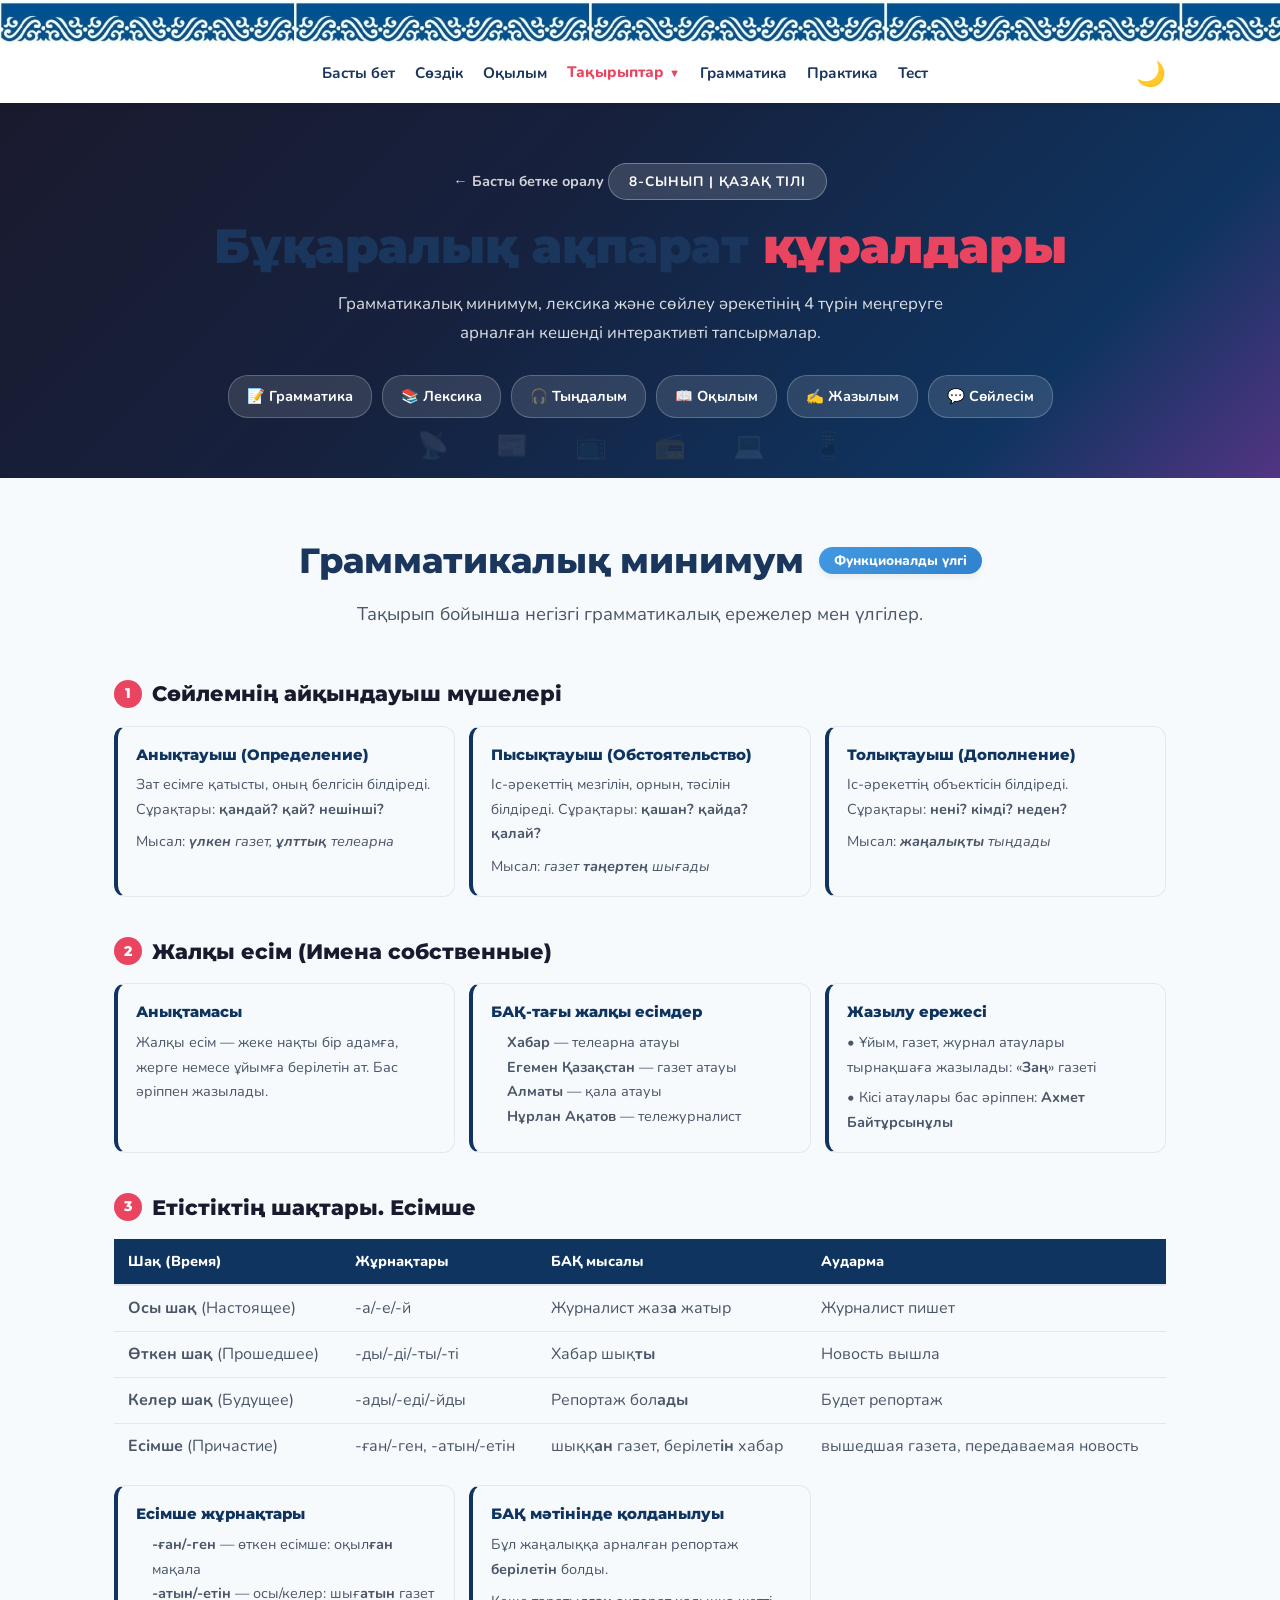
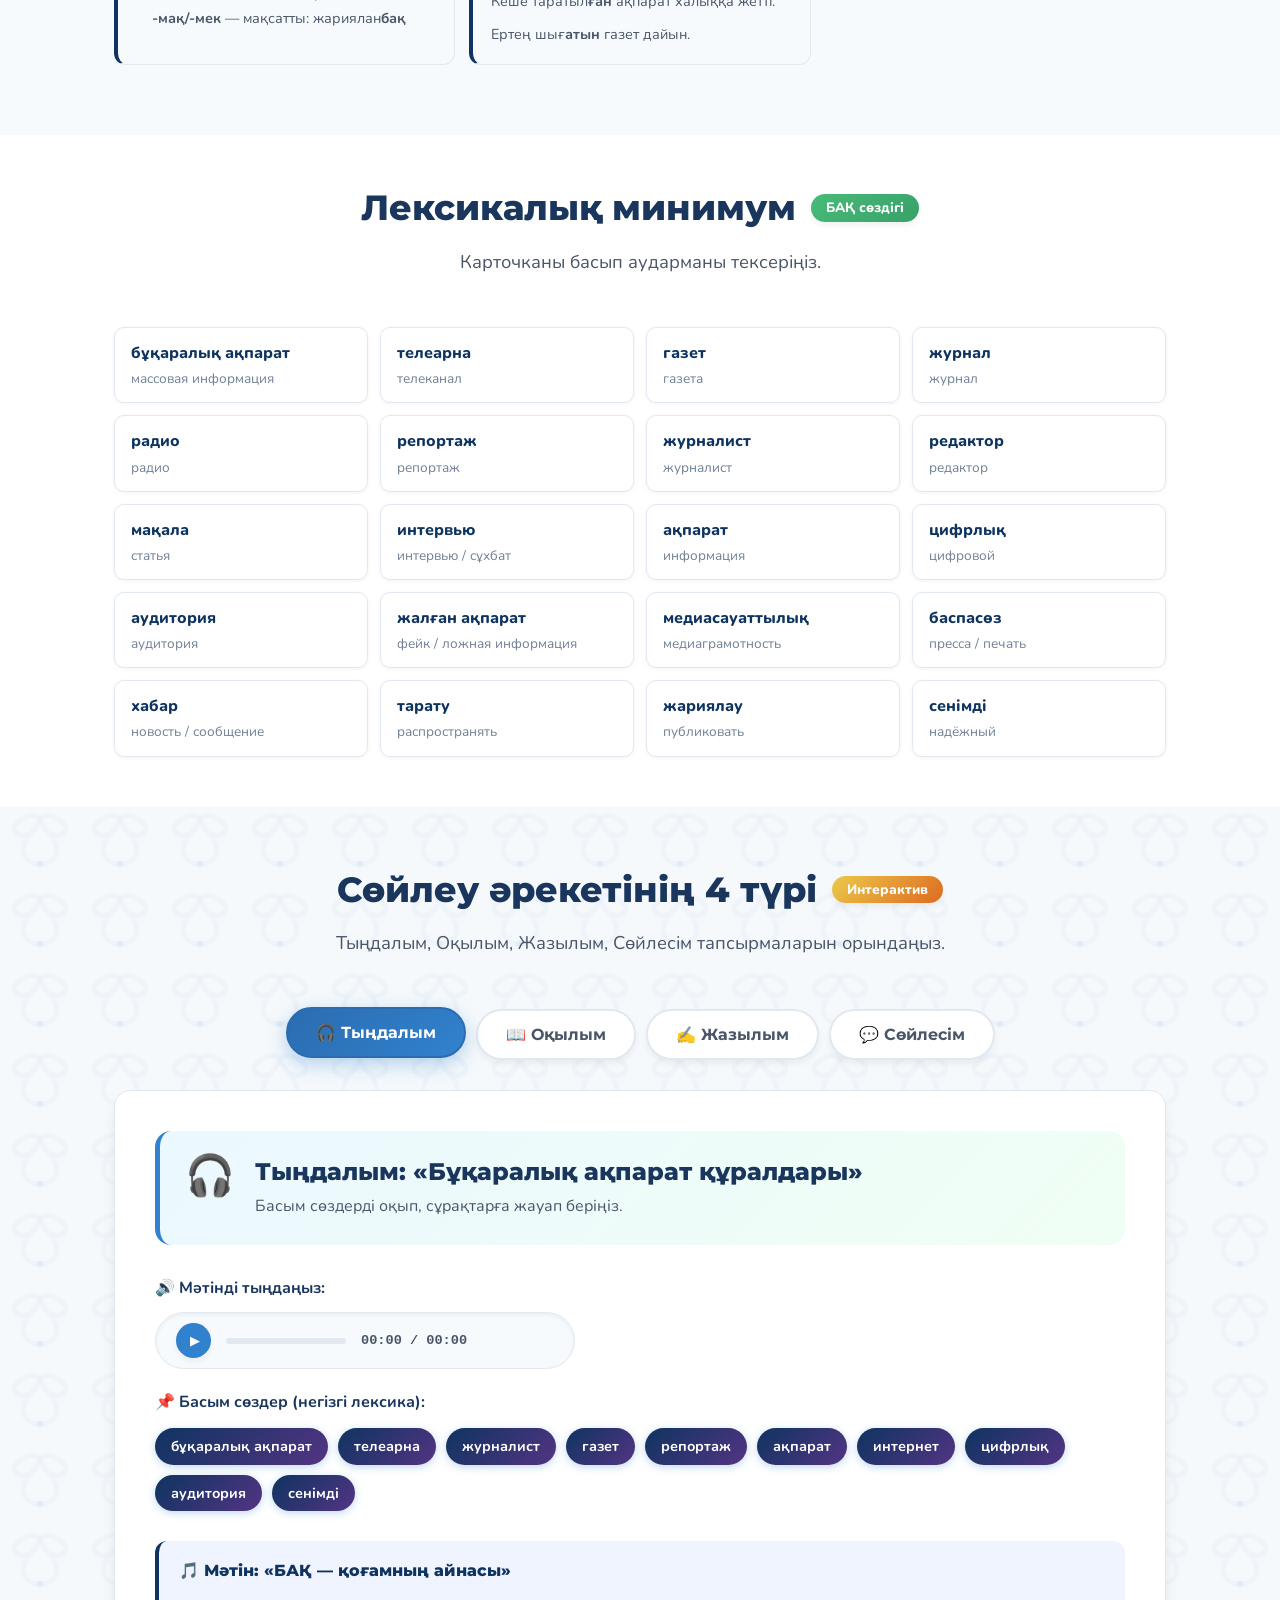
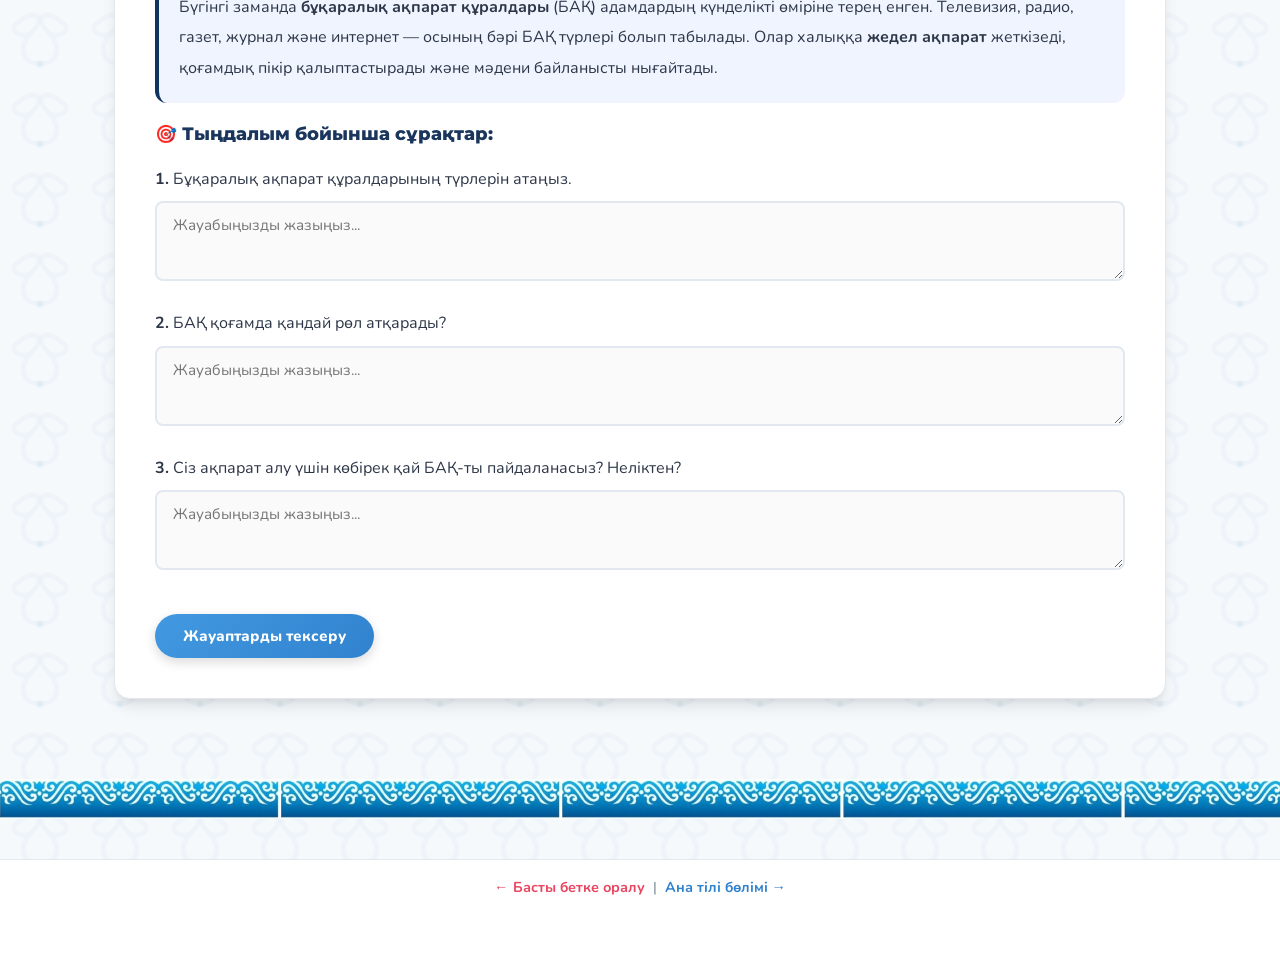
<file: bukara.html>
<!DOCTYPE html>
<html lang="kk">

<head>
    <meta charset="UTF-8" />
    <meta name="viewport" content="width=device-width, initial-scale=1.0" />
    <title>Бұқаралық ақпарат құралдары | Қазақ тілі 8-сынып</title>
    <meta name="description"
        content="БАҚ тақырыбы бойынша Тыңдалым, Оқылым, Жазылым, Сөйлесім. Грамматикалық және лексикалық минимум." />
    <link rel="preconnect" href="https://fonts.googleapis.com">
    <link rel="preconnect" href="https://fonts.gstatic.com" crossorigin>
    <link
        href="https://fonts.googleapis.com/css2?family=Nunito:wght@400;500;600;700;800;900&family=Montserrat:wght@500;600;700;800;900&display=swap"
        rel="stylesheet">
    <link href="https://unpkg.com/aos@2.3.1/dist/aos.css" rel="stylesheet">
    <link rel="stylesheet" href="style.css" />
    <style>
        .bak-hero {
            background: linear-gradient(135deg, #1A1A2E 0%, #16213E 40%, #0F3460 80%, #533483 100%);
            padding: 60px 0 50px;
            text-align: center;
            color: white;
            position: relative;
            overflow: hidden;
        }

        .bak-hero::after {
            content: '📡 📰 📺 📻 💻 📱';
            position: absolute;
            bottom: 10px;
            left: 0;
            right: 0;
            font-size: 1.6rem;
            opacity: 0.1;
            letter-spacing: 20px;
        }

        .bak-hero-badge {
            display: inline-block;
            background: rgba(255, 255, 255, 0.15);
            border: 1px solid rgba(255, 255, 255, 0.3);
            backdrop-filter: blur(10px);
            padding: 6px 20px;
            border-radius: 30px;
            font-size: 0.85rem;
            font-weight: 700;
            letter-spacing: 1px;
            text-transform: uppercase;
            margin-bottom: 18px;
        }

        .bak-hero h1 {
            font-size: clamp(1.8rem, 4.5vw, 3rem);
            font-weight: 900;
            margin-bottom: 14px;
            line-height: 1.2;
        }

        .bak-hero h1 span {
            color: #E94560;
        }

        .bak-hero p {
            font-size: 1.05rem;
            opacity: 0.85;
            max-width: 620px;
            margin: 0 auto 28px;
        }

        .bak-hero-pills {
            display: flex;
            justify-content: center;
            gap: 10px;
            flex-wrap: wrap;
            margin-bottom: 10px;
        }

        .hero-pill {
            background: rgba(255, 255, 255, 0.12);
            border: 1px solid rgba(255, 255, 255, 0.22);
            padding: 8px 18px;
            border-radius: 20px;
            font-size: 0.9rem;
            font-weight: 700;
        }

        .back-btn {
            display: inline-flex;
            align-items: center;
            gap: 8px;
            color: rgba(255, 255, 255, 0.8);
            text-decoration: none;
            font-weight: 700;
            font-size: 0.9rem;
            margin-bottom: 25px;
            transition: color 0.2s;
        }

        .back-btn:hover {
            color: white;
        }

        .bak-page-section {
            padding: 60px 0 80px;
        }

        /* Grammar section */
        .grammar-mini-section {
            margin-bottom: 40px;
        }

        .grammar-mini-section h3 {
            font-size: 1.3rem;
            margin-bottom: 18px;
            color: #1A1A2E;
            display: flex;
            align-items: center;
            gap: 10px;
        }

        .grammar-mini-section h3 span {
            background: #E94560;
            color: white;
            border-radius: 50%;
            width: 28px;
            height: 28px;
            display: inline-flex;
            align-items: center;
            justify-content: center;
            font-size: 0.85rem;
            flex-shrink: 0;
        }

        .grammar-cards {
            display: grid;
            grid-template-columns: repeat(auto-fill, minmax(260px, 1fr));
            gap: 14px;
        }

        .grammar-card {
            background: #F7FAFC;
            border: 1px solid #E2E8F0;
            border-radius: 12px;
            padding: 18px;
            border-left: 4px solid #0F3460;
        }

        .grammar-card h4 {
            font-size: 0.95rem;
            color: #0F3460;
            margin-bottom: 8px;
        }

        .grammar-card p,
        .grammar-card li {
            font-size: 0.9rem;
            color: #4A5568;
        }

        .grammar-card ul {
            padding-left: 16px;
        }

        .grammar-table {
            width: 100%;
            border-collapse: collapse;
            font-size: 0.9rem;
        }

        .grammar-table th {
            background: #0F3460;
            color: white;
            padding: 10px 14px;
            text-align: left;
        }

        .grammar-table td {
            padding: 9px 14px;
            border-bottom: 1px solid #E2E8F0;
        }

        .grammar-table tr:nth-child(even) td {
            background: #F7FAFC;
        }

        .grammar-table tr:hover td {
            background: #EBF8FF;
        }

        /* Vocabulary */
        .vocab-mini-grid {
            display: grid;
            grid-template-columns: repeat(auto-fill, minmax(220px, 1fr));
            gap: 12px;
        }

        .vocab-mini-card {
            background: white;
            border: 1px solid #E2E8F0;
            border-radius: 10px;
            padding: 12px 16px;
            cursor: pointer;
            transition: all 0.25s;
            box-shadow: 0 1px 4px rgba(0, 0, 0, 0.05);
        }

        .vocab-mini-card:hover {
            transform: translateY(-3px);
            box-shadow: 0 6px 16px rgba(233, 69, 96, 0.15);
            border-color: #E94560;
        }

        .vocab-mini-card .kk {
            font-weight: 800;
            color: #0F3460;
            font-size: 1rem;
        }

        .vocab-mini-card .ru {
            font-size: 0.85rem;
            color: #718096;
        }

        .vocab-mini-card.flip {
            background: #E94560;
        }

        .vocab-mini-card.flip .kk {
            color: white;
        }

        .vocab-mini-card.flip .ru {
            color: rgba(255, 255, 255, 0.85);
        }

        /* Active nav link */
        .active-nav {
            color: #E94560 !important;
            font-weight: 800 !important;
        }
    </style>
</head>

<body>
    <div class="kazakh-border-top"></div>

    <nav class="navbar">
        <div class="container navbar-container">
            <div class="logo">
                <div class="logo-text"><strong></strong></div>
            </div>
            <ul class="nav-menu">
                <li><a href="index.html">Басты бет</a></li>
                <li><a href="index.html#vocabulary">Сөздік</a></li>
                <li><a href="index.html#reading">Оқылым</a></li>
                <li class="dropdown">
                    <a href="#" class="dropdown-toggle active-nav">Тақырыптар <i>▼</i></a>
                    <ul class="dropdown-menu">
                        <li><a href="ana-tili.html">Ана тілі</a></li>
                        <li><a href="bukara.html" class="active-nav">БАҚ</a></li>
                        <li><a href="bilim.html">Білім&amp;Денсаулық</a></li>
                        <li><a href="economica.html">Экономика</a></li>
                        <li><a href="mereke.html">Мерекелер</a></li>
                    </ul>
                </li>
                <li><a href="index.html#grammar">Грамматика</a></li>
                <li><a href="index.html#exercises">Практика</a></li>
                <li><a href="index.html#quiz">Тест</a></li>
            </ul>
            <div class="nav-actions">
                <button id="theme-toggle" class="theme-btn" aria-label="Түнгі режимді қосу">🌙</button>
            </div>
        </div>
    </nav>

    <!-- HERO -->
    <div class="bak-hero">
        <div class="container">
            <a href="index.html" class="back-btn">← Басты бетке оралу</a>
            <div class="bak-hero-badge">8-сынып | Қазақ тілі</div>
            <h1>Бұқаралық ақпарат <span>құралдары</span></h1>
            <p>Грамматикалық минимум, лексика және сөйлеу әрекетінің 4 түрін меңгеруге арналған кешенді интерактивті
                тапсырмалар.</p>
            <div class="bak-hero-pills">
                <span class="hero-pill">📝 Грамматика</span>
                <span class="hero-pill">📚 Лексика</span>
                <span class="hero-pill">🎧 Тыңдалым</span>
                <span class="hero-pill">📖 Оқылым</span>
                <span class="hero-pill">✍️ Жазылым</span>
                <span class="hero-pill">💬 Сөйлесім</span>
            </div>
        </div>
    </div>

    <!-- GRAMMAR SECTION -->
    <section class="bak-page-section" style="background:#F7FAFC; padding-bottom:30px;">
        <div class="container">
            <div class="section-title-wrap" data-aos="fade-up">
                <h2>Грамматикалық минимум <span class="badge badge-blue">Функционалды үлгі</span></h2>
                <p>Тақырып бойынша негізгі грамматикалық ережелер мен үлгілер.</p>
            </div>

            <!-- 1. Айқындауыш мүшелер -->
            <div class="grammar-mini-section" data-aos="fade-up">
                <h3><span>1</span> Сөйлемнің айқындауыш мүшелері</h3>
                <div class="grammar-cards">
                    <div class="grammar-card">
                        <h4>Анықтауыш (Определение)</h4>
                        <p>Зат есімге қатысты, оның белгісін білдіреді. Сұрақтары: <b>қандай? қай? нешінші?</b></p>
                        <p style="margin-top:8px">Мысал: <i><b>үлкен</b> газет, <b>ұлттық</b> телеарна</i></p>
                    </div>
                    <div class="grammar-card">
                        <h4>Пысықтауыш (Обстоятельство)</h4>
                        <p>Іс-әрекеттің мезгілін, орнын, тәсілін білдіреді. Сұрақтары: <b>қашан? қайда? қалай?</b></p>
                        <p style="margin-top:8px">Мысал: <i>газет <b>таңертең</b> шығады</i></p>
                    </div>
                    <div class="grammar-card">
                        <h4>Толықтауыш (Дополнение)</h4>
                        <p>Іс-әрекеттің объектісін білдіреді. Сұрақтары: <b>нені? кімді? неден?</b></p>
                        <p style="margin-top:8px">Мысал: <i><b>жаңалықты</b> тыңдады</i></p>
                    </div>
                </div>
            </div>

            <!-- 2. Жалқы есім -->
            <div class="grammar-mini-section" data-aos="fade-up">
                <h3><span>2</span> Жалқы есім (Имена собственные)</h3>
                <div class="grammar-cards">
                    <div class="grammar-card">
                        <h4>Анықтамасы</h4>
                        <p>Жалқы есім — жеке нақты бір адамға, жерге немесе ұйымға берілетін ат. Бас әріппен жазылады.
                        </p>
                    </div>
                    <div class="grammar-card">
                        <h4>БАҚ-тағы жалқы есімдер</h4>
                        <ul>
                            <li><b>Хабар</b> — телеарна атауы</li>
                            <li><b>Егемен Қазақстан</b> — газет атауы</li>
                            <li><b>Алматы</b> — қала атауы</li>
                            <li><b>Нұрлан Ақатов</b> — тележурналист</li>
                        </ul>
                    </div>
                    <div class="grammar-card">
                        <h4>Жазылу ережесі</h4>
                        <p>• Ұйым, газет, журнал атаулары тырнақшаға жазылады: «<b>Заң</b>» газеті</p>
                        <p style="margin-top:6px">• Кісі атаулары бас әріппен: <b>Ахмет Байтұрсынұлы</b></p>
                    </div>
                </div>
            </div>

            <!-- 3. Етістіктің шақтары -->
            <div class="grammar-mini-section" data-aos="fade-up">
                <h3><span>3</span> Етістіктің шақтары. Есімше</h3>
                <div style="overflow-x:auto; margin-bottom:16px;">
                    <table class="grammar-table">
                        <tr>
                            <th>Шақ (Время)</th>
                            <th>Жұрнақтары</th>
                            <th>БАҚ мысалы</th>
                            <th>Аударма</th>
                        </tr>
                        <tr>
                            <td><b>Осы шақ</b> (Настоящее)</td>
                            <td>-а/-е/-й</td>
                            <td>Журналист жаз<b>а</b> жатыр</td>
                            <td>Журналист пишет</td>
                        </tr>
                        <tr>
                            <td><b>Өткен шақ</b> (Прошедшее)</td>
                            <td>-ды/-ді/-ты/-ті</td>
                            <td>Хабар шық<b>ты</b></td>
                            <td>Новость вышла</td>
                        </tr>
                        <tr>
                            <td><b>Келер шақ</b> (Будущее)</td>
                            <td>-ады/-еді/-йды</td>
                            <td>Репортаж бол<b>ады</b></td>
                            <td>Будет репортаж</td>
                        </tr>
                        <tr>
                            <td><b>Есімше</b> (Причастие)</td>
                            <td>-ған/-ген, -атын/-етін</td>
                            <td>шыққ<b>ан</b> газет, берілет<b>ін</b> хабар</td>
                            <td>вышедшая газета, передаваемая новость</td>
                        </tr>
                    </table>
                </div>
                <div class="grammar-cards">
                    <div class="grammar-card">
                        <h4>Есімше жұрнақтары</h4>
                        <ul>
                            <li><b>-ған/-ген</b> — өткен есімше: оқыл<b>ған</b> мақала</li>
                            <li><b>-атын/-етін</b> — осы/келер: шығ<b>атын</b> газет</li>
                            <li><b>-мақ/-мек</b> — мақсатты: жариялан<b>бақ</b></li>
                        </ul>
                    </div>
                    <div class="grammar-card">
                        <h4>БАҚ мәтінінде қолданылуы</h4>
                        <p>Бұл жаңалыққа арналған репортаж <b>берілетін</b> болды.</p>
                        <p style="margin-top:8px">Кеше таратыл<b>ған</b> ақпарат халыққа жетті.</p>
                        <p style="margin-top:8px">Ертең шығ<b>атын</b> газет дайын.</p>
                    </div>
                </div>
            </div>
        </div>
    </section>

    <!-- VOCABULARY SECTION -->
    <section style="padding: 50px 0; background: white;">
        <div class="container">
            <div class="section-title-wrap" data-aos="fade-up">
                <h2>Лексикалық минимум <span class="badge">БАҚ сөздігі</span></h2>
                <p>Карточканы басып аударманы тексеріңіз.</p>
            </div>
            <div class="vocab-mini-grid" data-aos="fade-up" data-aos-delay="100" id="bakVocabGrid">
                <!-- filled by JS -->
            </div>
        </div>
    </section>

    <!-- 4 ТІЛДІК ДАҒДЫ ТАБТАРЫ -->
    <section class="bak-page-section">
        <div class="container">
            <div class="section-title-wrap" data-aos="fade-up">
                <h2>Сөйлеу әрекетінің 4 түрі <span class="badge badge-orange">Интерактив</span></h2>
                <p>Тыңдалым, Оқылым, Жазылым, Сөйлесім тапсырмаларын орындаңыз.</p>
            </div>

            <div class="anat-tabs" data-aos="zoom-in">
                <button class="anat-tab-btn active" onclick="openBakTab('bak-tyndau', this)">🎧 Тыңдалым</button>
                <button class="anat-tab-btn" onclick="openBakTab('bak-okylu', this)">📖 Оқылым</button>
                <button class="anat-tab-btn" onclick="openBakTab('bak-zhazylym', this)">✍️ Жазылым</button>
                <button class="anat-tab-btn" onclick="openBakTab('bak-soilesim', this)">💬 Сөйлесім</button>
            </div>

            <div class="anat-content" data-aos="fade-up" data-aos-delay="100">

                <!-- ТЫҢДАЛЫМ -->
                <div id="bak-tyndau" class="anat-pane">
                    <div class="anat-pane-inner">
                        <div class="anat-intro">
                            <div class="anat-intro-icon">🎧</div>
                            <div>
                                <h3>Тыңдалым: «Бұқаралық ақпарат құралдары»</h3>
                                <p>Басым сөздерді оқып, сұрақтарға жауап беріңіз.</p>
                            </div>
                        </div>

                        <div class="anat-audio-block">
                            <div class="anat-audio-label">🔊 Мәтінді тыңдаңыз:</div>
                            <div class="audio-player-mock" style="max-width: 420px; margin-bottom: 20px;">
                                <audio id="bakAudio" preload="metadata">
                                    <source src="bugingi-aqparattyq-q_jOTjhvbP.m4a" type="audio/mp4">
                                </audio>
                                <button class="play-btn" id="bakPlayBtn" onclick="toggleBakAudio()">▶</button>
                                <div class="audio-track" id="bakTrack" onclick="seekBakAudio(event)">
                                    <div class="audio-progress" id="bakProgress" style="width:0%"></div>
                                </div>
                                <span class="audio-time" id="bakTime">00:00 / 00:00</span>
                            </div>

                            <div class="anat-audio-label">📌 Басым сөздер (негізгі лексика):</div>
                            <div class="anat-keywords" style="margin-top:12px;">
                                <span class="kw-badge"
                                    style="background:linear-gradient(135deg,#0F3460,#533483);">бұқаралық ақпарат</span>
                                <span class="kw-badge"
                                    style="background:linear-gradient(135deg,#0F3460,#533483);">телеарна</span>
                                <span class="kw-badge"
                                    style="background:linear-gradient(135deg,#0F3460,#533483);">журналист</span>
                                <span class="kw-badge"
                                    style="background:linear-gradient(135deg,#0F3460,#533483);">газет</span>
                                <span class="kw-badge"
                                    style="background:linear-gradient(135deg,#0F3460,#533483);">репортаж</span>
                                <span class="kw-badge"
                                    style="background:linear-gradient(135deg,#0F3460,#533483);">ақпарат</span>
                                <span class="kw-badge"
                                    style="background:linear-gradient(135deg,#0F3460,#533483);">интернет</span>
                                <span class="kw-badge"
                                    style="background:linear-gradient(135deg,#0F3460,#533483);">цифрлық</span>
                                <span class="kw-badge"
                                    style="background:linear-gradient(135deg,#0F3460,#533483);">аудитория</span>
                                <span class="kw-badge"
                                    style="background:linear-gradient(135deg,#0F3460,#533483);">сенімді</span>
                            </div>
                        </div>

                        <div
                            style="background:#F0F4FF; border-radius:12px; padding:20px; margin:20px 0; border-left:4px solid #0F3460;">
                            <h4 style="margin-bottom:10px; color:#0F3460;">🎵 Мәтін: «БАҚ — қоғамның айнасы»</h4>
                            <p style="line-height:1.9; color:#2D3748;">Бүгінгі заманда <b>бұқаралық ақпарат
                                    құралдары</b> (БАҚ) адамдардың күнделікті өміріне терең енген. Телевизия, радио,
                                газет, журнал және интернет — осының бәрі БАҚ түрлері болып табылады. Олар халыққа
                                <b>жедел ақпарат</b> жеткізеді, қоғамдық пікір қалыптастырады және мәдени байланысты
                                нығайтады.
                            </p>
                        </div>

                        <div class="anat-questions">
                            <h4>🎯 Тыңдалым бойынша сұрақтар:</h4>
                            <div class="anat-q-item">
                                <p><strong>1.</strong> Бұқаралық ақпарат құралдарының түрлерін атаңыз.</p>
                                <textarea id="btq1" class="anat-textarea"
                                    placeholder="Жауабыңызды жазыңыз..."></textarea>
                            </div>
                            <div class="anat-q-item">
                                <p><strong>2.</strong> БАҚ қоғамда қандай рөл атқарады?</p>
                                <textarea id="btq2" class="anat-textarea"
                                    placeholder="Жауабыңызды жазыңыз..."></textarea>
                            </div>
                            <div class="anat-q-item">
                                <p><strong>3.</strong> Сіз ақпарат алу үшін көбірек қай БАҚ-ты пайдаланасыз? Неліктен?
                                </p>
                                <textarea id="btq3" class="anat-textarea"
                                    placeholder="Жауабыңызды жазыңыз..."></textarea>
                            </div>
                            <button class="btn btn-blue mt-15" onclick="checkBakTyndau()">Жауаптарды тексеру</button>
                            <div id="btyndau-result" class="anat-result"></div>
                        </div>
                    </div>
                </div>

                <!-- ОҚЫЛЫМ -->
                <div id="bak-okylu" class="anat-pane" style="display:none;">
                    <div class="anat-pane-inner">
                        <div class="anat-intro">
                            <div class="anat-intro-icon">📖</div>
                            <div>
                                <h3>Оқылым: «Бұқаралық ақпарат құралдары»</h3>
                                <p>Мәтінді оқып, тапсырмаларды орындаңыз.</p>
                            </div>
                        </div>

                        <div class="anat-text-block">
                            <p>Бүгінгі ақпараттық қоғамда <b>бұқаралық ақпарат құралдары</b> маңызды орын алады. Адамзат
                                тарихында алғаш рет Иоганн Гутенберг баспа машинасын ойлап тапты. Содан бері
                                ақпараттарды тарату жолдары күрт өзгерді.</p>
                            <p>Қазіргі заманда интернет пайда болуымен <b>цифрлық журналистика</b> дамыды.
                                Онлайн-газеттер, подкасттар, YouTube-арналар — осылардың бәрі жаңа буын БАҚ. Олардың
                                басты артықшылығы — <b>жеделдік</b> пен <b>кең аудиторияға жету</b> мүмкіндігі.</p>
                            <p>Алайда интернет дәуірінде <b>жалған ақпарат</b> (фейк) мәселесі де туындады. Сондықтан
                                ақпаратты сын тұрғысынан бағалай білу — бүгінгі оқушының маңызды дағдысы.
                                Медиасауаттылық — XXI ғасырдың негізгі қабілеті.</p>
                        </div>

                        <div class="anat-vocab-explain">
                            <h4>📚 Жаңа сөздердің мағынасы:</h4>
                            <div class="vocab-explain-grid">
                                <div class="ve-item"><span class="ve-word">бұқаралық</span> — массовый, народный</div>
                                <div class="ve-item"><span class="ve-word">жеделдік</span> — оперативность</div>
                                <div class="ve-item"><span class="ve-word">аудитория</span> — аудитория, зрители</div>
                                <div class="ve-item"><span class="ve-word">фейк / жалған ақпарат</span> — фейк, ложная
                                    информация</div>
                                <div class="ve-item"><span class="ve-word">медиасауаттылық</span> — медиаграмотность
                                </div>
                                <div class="ve-item"><span class="ve-word">цифрлық</span> — цифровой</div>
                            </div>
                        </div>

                        <div class="anat-questions">
                            <h4>📋 Азатжолмен жұмыс:</h4>
                            <div class="anat-q-item">
                                <p><strong>1-азатжол:</strong> Баспа машинасы кімнің өнертабысы? Оның маңызы неде?</p>
                                <textarea id="boq1" class="anat-textarea"
                                    placeholder="1-азатжол бойынша жазыңыз..."></textarea>
                            </div>
                            <div class="anat-q-item">
                                <p><strong>2-азатжол:</strong> Цифрлық журналистиканың артықшылықтарын түсіндіріңіз.</p>
                                <textarea id="boq2" class="anat-textarea"
                                    placeholder="2-азатжол бойынша жазыңыз..."></textarea>
                            </div>
                            <div class="anat-q-item">
                                <p><strong>3-азатжол:</strong> «Медиасауаттылық» дегеніміз не? Неге маңызды?</p>
                                <textarea id="boq3" class="anat-textarea"
                                    placeholder="3-азатжол бойынша жазыңыз..."></textarea>
                            </div>
                            <button class="btn btn-green mt-15" onclick="checkBakOkylu()">Жауаптарды тексеру</button>
                            <div id="bokylu-result" class="anat-result"></div>
                        </div>
                    </div>
                </div>

                <!-- ЖАЗЫЛЫМ -->
                <div id="bak-zhazylym" class="anat-pane" style="display:none;">
                    <div class="anat-pane-inner">
                        <div class="anat-intro">
                            <div class="anat-intro-icon">✍️</div>
                            <div>
                                <h3>Жазылым: «Бұқаралық ақпарат құралдары»</h3>
                                <p>Жазылым кітабы тапсырмалары — сауатты жазу дағдысын дамыту.</p>
                            </div>
                        </div>

                        <div class="anat-writing-tasks">
                            <!-- Тапсырма 1 -->
                            <div class="writing-task-card" style="border-left-color:#E94560;">
                                <div class="wtc-num" style="color:#E94560;">01</div>
                                <div class="wtc-body">
                                    <h4>Шығарма / Эссе жазу</h4>
                                    <p>«Интернет — пайдалы ма, зиянды ма?» тақырыбына өз пікіріңізді <strong>80–100
                                            сөз</strong> көлемінде жазыңыз.</p>
                                    <textarea id="bzhaz1" class="anat-textarea tall"
                                        placeholder="Шығармаңызды жазыңыз..."></textarea>
                                    <div class="word-counter">Сөздер саны: <span id="bzhaz1-count">0</span></div>
                                </div>
                            </div>

                            <!-- Тапсырма 2 -->
                            <div class="writing-task-card" style="border-left-color:#0F3460;">
                                <div class="wtc-num" style="color:#0F3460;">02</div>
                                <div class="wtc-body">
                                    <h4>Сөйлем құрастыру — Есімше қолдану</h4>
                                    <p>Берілген есімше үлгілерін пайдаланып, БАҚ тақырыбында сөйлем жасаңыз:</p>
                                    <div class="given-words">шыққан • берілетін • жарияланбақ • оқылған • таратылатын
                                    </div>
                                    <textarea id="bzhaz2" class="anat-textarea"
                                        placeholder="Сөйлемдеріңізді жазыңыз... (кемінде 3 сөйлем)"></textarea>
                                </div>
                            </div>

                            <!-- Тапсырма 3 — Орын толтыру -->
                            <div class="writing-task-card" style="border-left-color:#533483;">
                                <div class="wtc-num" style="color:#533483;">03</div>
                                <div class="wtc-body">
                                    <h4>Орын толтыру (Оқылым кітабы)</h4>
                                    <p>Берілген сөздерді дұрыс жерге қойыңыз:</p>
                                    <div class="given-words">ақпарат • журналист • телеарна • газет • интернет</div>
                                    <div class="proverb-fill" style="margin-top:14px;">
                                        <p>1. Бүгін таңертең «Хабар» <input type="text" class="proverb-input"
                                                id="bfill1" placeholder="..."> жаңа хабар берді.</p>
                                        <p>2. <input type="text" class="proverb-input" id="bfill2" placeholder="...">
                                            халықты оқытудың маңызды құралы.</p>
                                        <p>3. Репортер де, диктор да — <input type="text" class="proverb-input"
                                                id="bfill3" placeholder="...">.</p>
                                        <p>4. <input type="text" class="proverb-input" id="bfill4" placeholder="..."> —
                                            ең жылдам ақпарат берушінің бірі.</p>
                                        <p>5. Дұрыс талданған <input type="text" class="proverb-input" id="bfill5"
                                                placeholder="..."> — қоғамды алға апарады.</p>
                                    </div>
                                    <button class="btn btn-orange mt-15" onclick="checkBakFill()">Тексеру</button>
                                    <div id="bfill-result" class="anat-result"></div>
                                </div>
                            </div>

                            <!-- Тапсырма 4 — Лингвомәдениеттану сөздігі -->
                            <div class="writing-task-card" style="border-left-color:#38A169;">
                                <div class="wtc-num" style="color:#38A169;">04</div>
                                <div class="wtc-body">
                                    <h4>«Ортақ сөздер» және Лингвомәдени сөздік</h4>
                                    <p>Төмендегі интернационализм сөздерге қазақша баламасын жазыңыз:</p>
                                    <div class="proverb-fill" style="margin-top:14px;">
                                        <p><b>репортаж</b> → қазақша: <input type="text" class="proverb-input"
                                                id="lint1" placeholder="..."></p>
                                        <p><b>журналист</b> → қазақша: <input type="text" class="proverb-input"
                                                id="lint2" placeholder="..."></p>
                                        <p><b>интервью</b> → қазақша: <input type="text" class="proverb-input"
                                                id="lint3" placeholder="..."></p>
                                        <p><b>редакция</b> → қазақша: <input type="text" class="proverb-input"
                                                id="lint4" placeholder="..."></p>
                                    </div>
                                    <button class="btn btn-green mt-15" onclick="checkLingvo()">Тексеру</button>
                                    <div id="lingvo-result" class="anat-result"></div>
                                </div>
                            </div>
                        </div>
                    </div>
                </div>

                <!-- СӨЙЛЕСІМ -->
                <div id="bak-soilesim" class="anat-pane" style="display:none;">
                    <div class="anat-pane-inner">
                        <div class="anat-intro">
                            <div class="anat-intro-icon">💬</div>
                            <div>
                                <h3>Сөйлесім: «Бұқаралық ақпарат құралдары»</h3>
                                <p>Репликалармен жұмыс — сөйлеу дағдысын жетілдіру тәсілі.</p>
                            </div>
                        </div>

                        <div class="dialog-section">
                            <h4>🎭 Диалог: «Қай БАҚ-ты қолданасың?»</h4>
                            <p class="dialog-hint">Диалогты оқыңыз, репликаларды жатқа үйреніңіз. Серігіңізбен рөлге
                                бөліңіз.</p>
                            <div class="dialog-box">
                                <div class="dialog-line student-a">
                                    <div class="dialog-avatar">👦 Алибек:</div>
                                    <div class="dialog-text">— Сен жаңалықтарды қайдан аласың?</div>
                                </div>
                                <div class="dialog-line student-b">
                                    <div class="dialog-avatar">👧 Дина:</div>
                                    <div class="dialog-text">— Негізінен Instagram пен YouTube-тан. Сен ше?</div>
                                </div>
                                <div class="dialog-line student-a">
                                    <div class="dialog-avatar">👦 Алибек:</div>
                                    <div class="dialog-text">— Мен «Хабар» телеарнасын көремін. Ол сенімдірек деп
                                        ойлаймын.</div>
                                </div>
                                <div class="dialog-line student-b">
                                    <div class="dialog-avatar">👧 Дина:</div>
                                    <div class="dialog-text">— Дәл айтасың. Бірақ интернеттегі ақпарат жылдамырақ жетеді
                                        ғой.</div>
                                </div>
                                <div class="dialog-line student-a">
                                    <div class="dialog-avatar">👦 Алибек:</div>
                                    <div class="dialog-text">— Иә, бірақ интернетте жалған ақпарат та көп. Медиасауатты
                                        болу керек!</div>
                                </div>
                            </div>

                            <div class="soilesim-tasks">
                                <h4>🗣️ Сөйлесім тапсырмалары:</h4>
                                <div class="soilesim-task">
                                    <div class="st-num">1</div>
                                    <div>
                                        <strong>Жалғастырыңыз:</strong> Диалогты 2 реплика жалғастырыңыз.
                                        <textarea id="bsoi1" class="anat-textarea"
                                            placeholder="Дина: — ...&#10;Алибек: — ..."></textarea>
                                    </div>
                                </div>
                                <div class="soilesim-task">
                                    <div class="st-num">2</div>
                                    <div>
                                        <strong>Пікіріңіз:</strong> «Медиасауаттылық неге қажет?» тақырыбына 5–7 сөйлем
                                        жазыңыз.
                                        <textarea id="bsoi2" class="anat-textarea"
                                            placeholder="Пікіріңізді жазыңыз..."></textarea>
                                    </div>
                                </div>
                                <div class="soilesim-task">
                                    <div class="st-num">3</div>
                                    <div>
                                        <strong>Репликаларды жұптастырыңыз:</strong>
                                        <div class="replica-match">
                                            <div class="replica-col">
                                                <div class="replica-item" id="br1" onclick="selectBakReplica('br1')">
                                                    «БАҚ-тың мақсаты не?»</div>
                                                <div class="replica-item" id="br2" onclick="selectBakReplica('br2')">
                                                    «Жалған ақпараттан қалай қорғанамыз?»</div>
                                                <div class="replica-item" id="br3" onclick="selectBakReplica('br3')">
                                                    «Сенімді ақпарат қайдан?»</div>
                                            </div>
                                            <div class="replica-col">
                                                <div class="replica-answer" id="bra1" onclick="matchBakReplica('bra1')">
                                                    «Ресми БАҚ және тексерілген сайттардан.»</div>
                                                <div class="replica-answer" id="bra2" onclick="matchBakReplica('bra2')">
                                                    «Сын тұрғысынан ойлап, дереккөзді тексеру керек.»</div>
                                                <div class="replica-answer" id="bra3" onclick="matchBakReplica('bra3')">
                                                    «Халыққа ақпарат беру, қоғамды тәрбиелеу.»</div>
                                            </div>
                                        </div>
                                        <div id="breplica-result" class="anat-result"></div>
                                    </div>
                                </div>
                                <button class="btn btn-blue mt-15" onclick="checkBakSoilesim()">Барлығын
                                    тексеру</button>
                                <div id="bsoilesim-result" class="anat-result"></div>
                            </div>
                        </div>
                    </div>
                </div>

            </div>
        </div>
    </section>

    <div class="kazakh-border-bottom"></div>
    <footer class="footer">
        <div class="container footer-content">
            <div class="footer-logo"></div>
            <p style="text-align:center; color:#718096; font-size:0.9rem;">
                <a href="index.html" style="color:#E94560; font-weight:700;">← Басты бетке оралу</a>
                &nbsp;|&nbsp;
                <a href="ana-tili.html" style="color:#3182CE; font-weight:700;">Ана тілі бөлімі →</a>
            </p>
            <p class="copyright"></p>
        </div>
    </footer>

    <script src="https://unpkg.com/aos@2.3.1/dist/aos.js"></script>
    <script>
        AOS.init({ duration: 700, easing: 'ease-out-cubic', once: true, offset: 60 });

        // Dark mode
        const themeBtn = document.getElementById('theme-toggle');
        if (localStorage.getItem('theme') === 'dark') { document.body.classList.add('dark'); themeBtn.textContent = '☀️'; }
        themeBtn.addEventListener('click', () => {
            document.body.classList.toggle('dark');
            const d = document.body.classList.contains('dark');
            themeBtn.textContent = d ? '☀️' : '🌙';
            localStorage.setItem('theme', d ? 'dark' : 'light');
        });

        // === VOCABULARY ===
        const bakVocab = [
            { kk: 'бұқаралық ақпарат', ru: 'массовая информация' },
            { kk: 'телеарна', ru: 'телеканал' },
            { kk: 'газет', ru: 'газета' },
            { kk: 'журнал', ru: 'журнал' },
            { kk: 'радио', ru: 'радио' },
            { kk: 'репортаж', ru: 'репортаж' },
            { kk: 'журналист', ru: 'журналист' },
            { kk: 'редактор', ru: 'редактор' },
            { kk: 'мақала', ru: 'статья' },
            { kk: 'интервью', ru: 'интервью / сұхбат' },
            { kk: 'ақпарат', ru: 'информация' },
            { kk: 'цифрлық', ru: 'цифровой' },
            { kk: 'аудитория', ru: 'аудитория' },
            { kk: 'жалған ақпарат', ru: 'фейк / ложная информация' },
            { kk: 'медиасауаттылық', ru: 'медиаграмотность' },
            { kk: 'баспасөз', ru: 'пресса / печать' },
            { kk: 'хабар', ru: 'новость / сообщение' },
            { kk: 'тарату', ru: 'распространять' },
            { kk: 'жариялау', ru: 'публиковать' },
            { kk: 'сенімді', ru: 'надёжный' },
        ];
        const grid = document.getElementById('bakVocabGrid');
        bakVocab.forEach(w => {
            const c = document.createElement('div');
            c.className = 'vocab-mini-card';
            c.innerHTML = `<div class="kk">${w.kk}</div><div class="ru">${w.ru}</div>`;
            c.addEventListener('click', () => c.classList.toggle('flip'));
            grid.appendChild(c);
        });

        // === TABS ===
        function openBakTab(id, btn) {
            document.querySelectorAll('.anat-pane').forEach(p => p.style.display = 'none');
            document.querySelectorAll('.anat-tab-btn').forEach(b => b.classList.remove('active'));
            document.getElementById(id).style.display = 'block';
            btn.classList.add('active');
        }

        // === AUDIO PLAYER ===
        let bakAudioObj = null, bakPlaying = false;
        function formatBakTime(s) {
            if (isNaN(s) || s === Infinity) return '00:00';
            let m = Math.floor(s / 60), sec = Math.floor(s % 60);
            return (m < 10 ? '0' + m : m) + ':' + (sec < 10 ? '0' + sec : sec);
        }
        function toggleBakAudio() {
            const playBtn = document.getElementById('bakPlayBtn');
            if (!bakAudioObj) {
                bakAudioObj = document.getElementById('bakAudio');
                bakAudioObj.addEventListener('timeupdate', () => {
                    const prog = document.getElementById('bakProgress');
                    const time = document.getElementById('bakTime');
                    if (!isNaN(bakAudioObj.duration)) {
                        prog.style.width = (bakAudioObj.currentTime / bakAudioObj.duration * 100) + '%';
                        time.textContent = formatBakTime(bakAudioObj.currentTime) + ' / ' + formatBakTime(bakAudioObj.duration);
                    }
                });
                bakAudioObj.addEventListener('ended', () => {
                    bakPlaying = false; playBtn.textContent = '▶'; bakAudioObj.currentTime = 0;
                });
            }
            if (bakPlaying) {
                bakAudioObj.pause(); bakPlaying = false; playBtn.textContent = '▶';
            } else {
                bakAudioObj.play(); bakPlaying = true; playBtn.textContent = '⏸';
            }
        }
        function seekBakAudio(e) {
            if (!bakAudioObj) return;
            const track = document.getElementById('bakTrack');
            const rect = track.getBoundingClientRect();
            const percent = (e.clientX - rect.left) / rect.width;
            if (!isNaN(bakAudioObj.duration)) bakAudioObj.currentTime = percent * bakAudioObj.duration;
        }

        // Word counter
        document.getElementById('bzhaz1').addEventListener('input', function () {
            const words = this.value.trim().split(/\s+/).filter(w => w.length > 0);
            document.getElementById('bzhaz1-count').textContent = words.length;
        });

        // === CHECK FUNCTIONS ===
        function showResult(el, type, msg) {
            el.textContent = msg;
            el.className = `anat-result ${type} show`;
        }

        function checkBakTyndau() {
            const res = document.getElementById('btyndau-result');
            const q1 = document.getElementById('btq1').value.trim();
            const q2 = document.getElementById('btq2').value.trim();
            const q3 = document.getElementById('btq3').value.trim();
            if (!q1 || !q2 || !q3) { showResult(res, 'warning', '⚠️ Барлық сұрақтарға жауап беріңіз!'); return; }
            const total = (q1 + ' ' + q2 + ' ' + q3).split(/\s+/).length;
            if (total < 15) { showResult(res, 'warning', '📝 Жауаптарыңызды толығырақ жазыңыз.'); return; }
            showResult(res, 'success', '✅ Жарайсыз! Тыңдалым тапсырмасы орындалды!');
        }

        function checkBakOkylu() {
            const res = document.getElementById('bokylu-result');
            const q1 = document.getElementById('boq1').value.trim();
            const q2 = document.getElementById('boq2').value.trim();
            const q3 = document.getElementById('boq3').value.trim();
            if (!q1 || !q2 || !q3) { showResult(res, 'warning', '⚠️ Барлық азатжолдарға жауап беріңіз!'); return; }
            showResult(res, 'success', '✅ Өте жақсы! Мәтінді мұқият талдадыңыз!');
        }

        function checkBakFill() {
            const res = document.getElementById('bfill-result');
            const answers = {
                bfill1: ['телеарна'],
                bfill2: ['газет'],
                bfill3: ['журналист'],
                bfill4: ['интернет'],
                bfill5: ['ақпарат']
            };
            let correct = 0;
            Object.keys(answers).forEach(id => {
                const val = document.getElementById(id).value.trim().toLowerCase();
                if (answers[id].some(a => val.includes(a))) correct++;
            });
            if (correct === 5) showResult(res, 'success', '🏆 Керемет! Барлық 5 орын дұрыс толтырылды!');
            else showResult(res, 'warning', `📝 ${correct}/5 дұрыс. Жауаптар: телеарна, газет, журналист, интернет, ақпарат`);
        }

        function checkLingvo() {
            const res = document.getElementById('lingvo-result');
            const a = {
                lint1: ['репортаж', 'тілші хабары', 'сарапшы хабар'],
                lint2: ['журналист', 'тілші'],
                lint3: ['интервью', 'сұхбат'],
                lint4: ['редакция', 'редакциялық алқа']
            };
            let c = 0;
            Object.keys(a).forEach(id => {
                const v = document.getElementById(id).value.trim().toLowerCase();
                if (a[id].some(x => v.includes(x))) c++;
            });
            if (c >= 3) showResult(res, 'success', `🏆 ${c}/4 дұрыс! Балама сөздер: репортаж, тілші, сұхбат, редакциялық алқа`);
            else showResult(res, 'warning', `📝 ${c}/4 дұрыс. Балама сөздер: репортаж, тілші, сұхбат, редакциялық алқа`);
        }

        // Replica matching
        let bakSelected = null;
        const bakCorrect = { 'br1': 'bra3', 'br2': 'bra2', 'br3': 'bra1' };
        const bakMatches = {};

        function selectBakReplica(id) {
            document.querySelectorAll('.replica-item').forEach(el => el.classList.remove('selected'));
            bakSelected = id;
            document.getElementById(id).classList.add('selected');
        }

        function matchBakReplica(answerId) {
            if (!bakSelected) {
                const r = document.getElementById('breplica-result');
                r.textContent = '⚠️ Алдымен сол жақтан реплика таңдаңыз!';
                r.className = 'anat-result warning show';
                return;
            }
            bakMatches[bakSelected] = answerId;
            document.getElementById(answerId).classList.add('matched');
            document.getElementById(bakSelected).classList.remove('selected');
            bakSelected = null;
            document.getElementById('breplica-result').style.display = 'none';
        }

        function checkBakSoilesim() {
            const res = document.getElementById('bsoilesim-result');
            const s1 = document.getElementById('bsoi1').value.trim();
            const s2 = document.getElementById('bsoi2').value.trim();
            let score = 0, fb = [];
            if (s1.length > 20) score++; else fb.push('1-тапсырма: диалогты жалғастырыңыз');
            if (s2.length > 30) score++; else fb.push('2-тапсырма: пікіріңізді кеңірек жазыңыз');
            let pairs = 0;
            Object.entries(bakMatches).forEach(([q, a]) => { if (bakCorrect[q] === a) pairs++; });
            if (pairs === 3) score++; else fb.push(`3-тапсырма: ${pairs}/3 жұп дұрыс`);
            if (score === 3) showResult(res, 'success', '🏆 Керемет! Сөйлесім дағдысын жетік меңгердіңіз!');
            else showResult(res, 'warning', `📝 ${score}/3 орындалды. ${fb.join(' | ')}`);
        }
    </script>
</body>

</html>
</file>
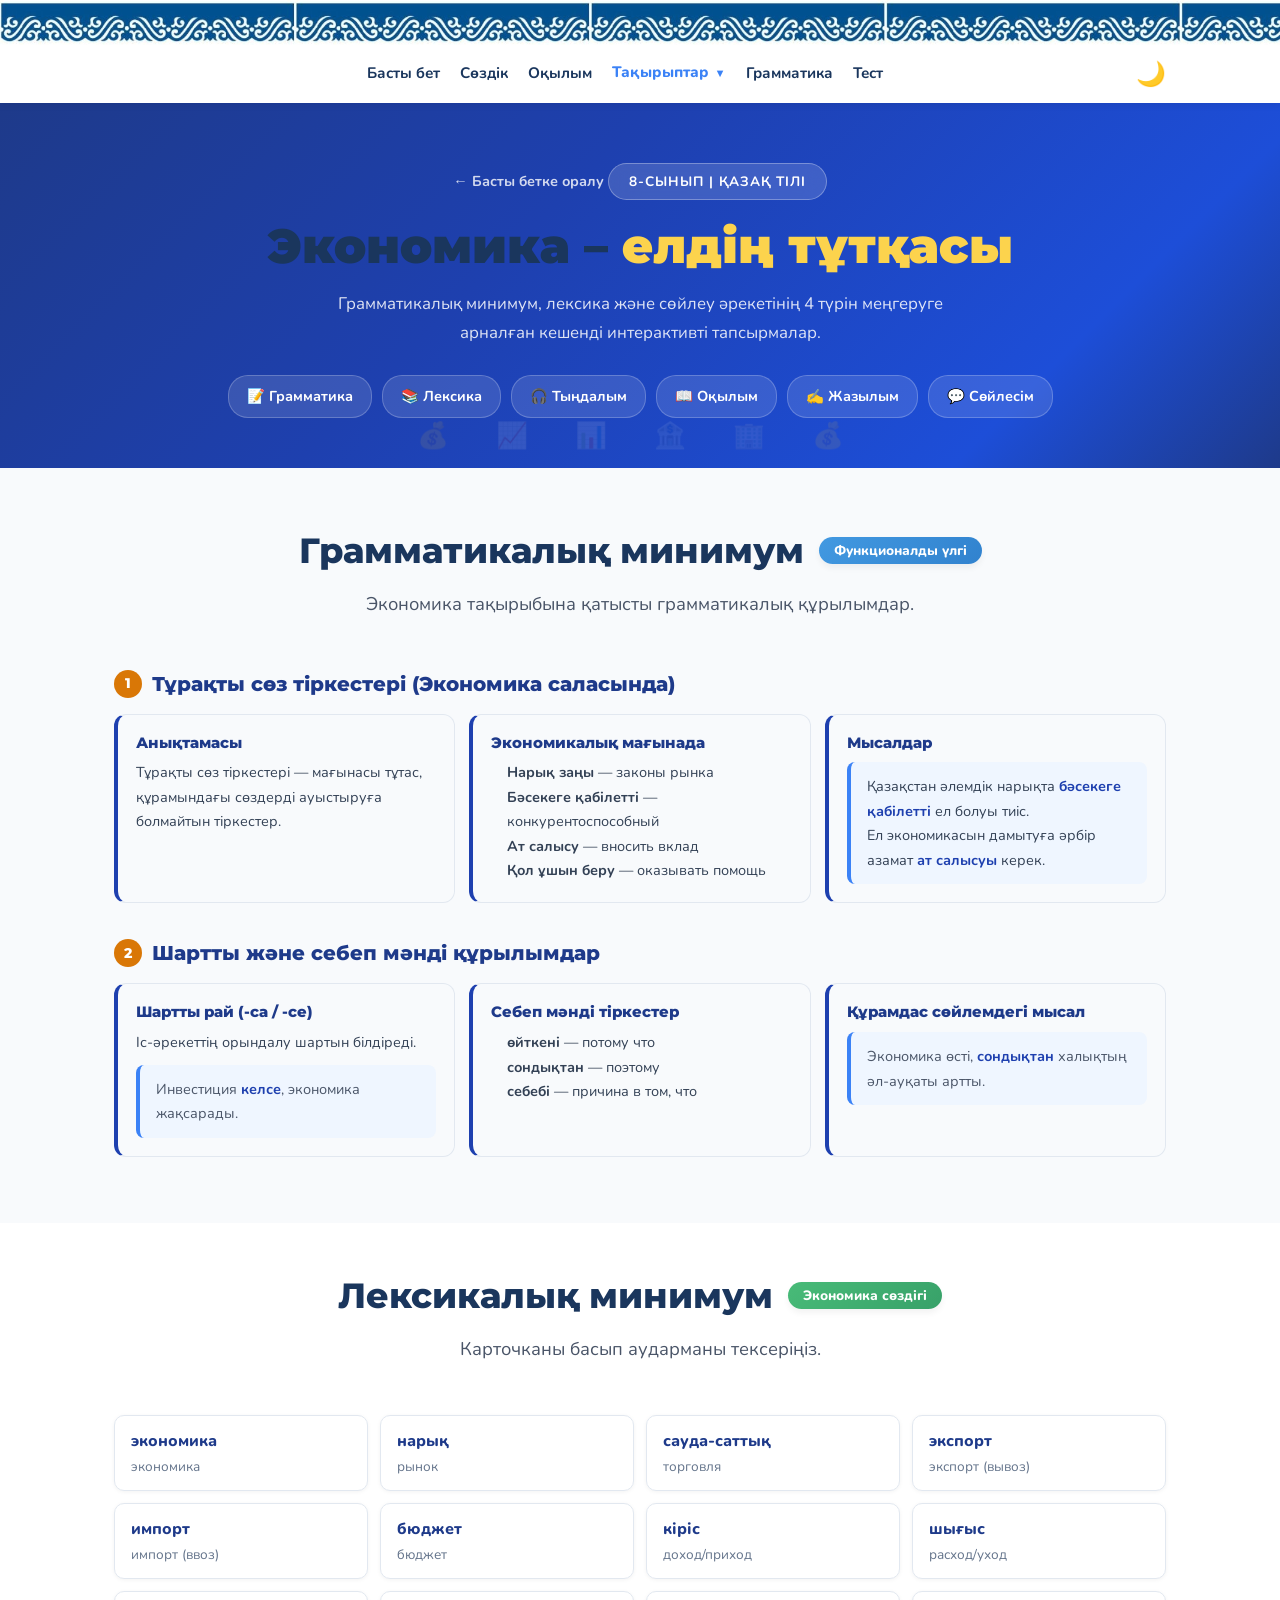
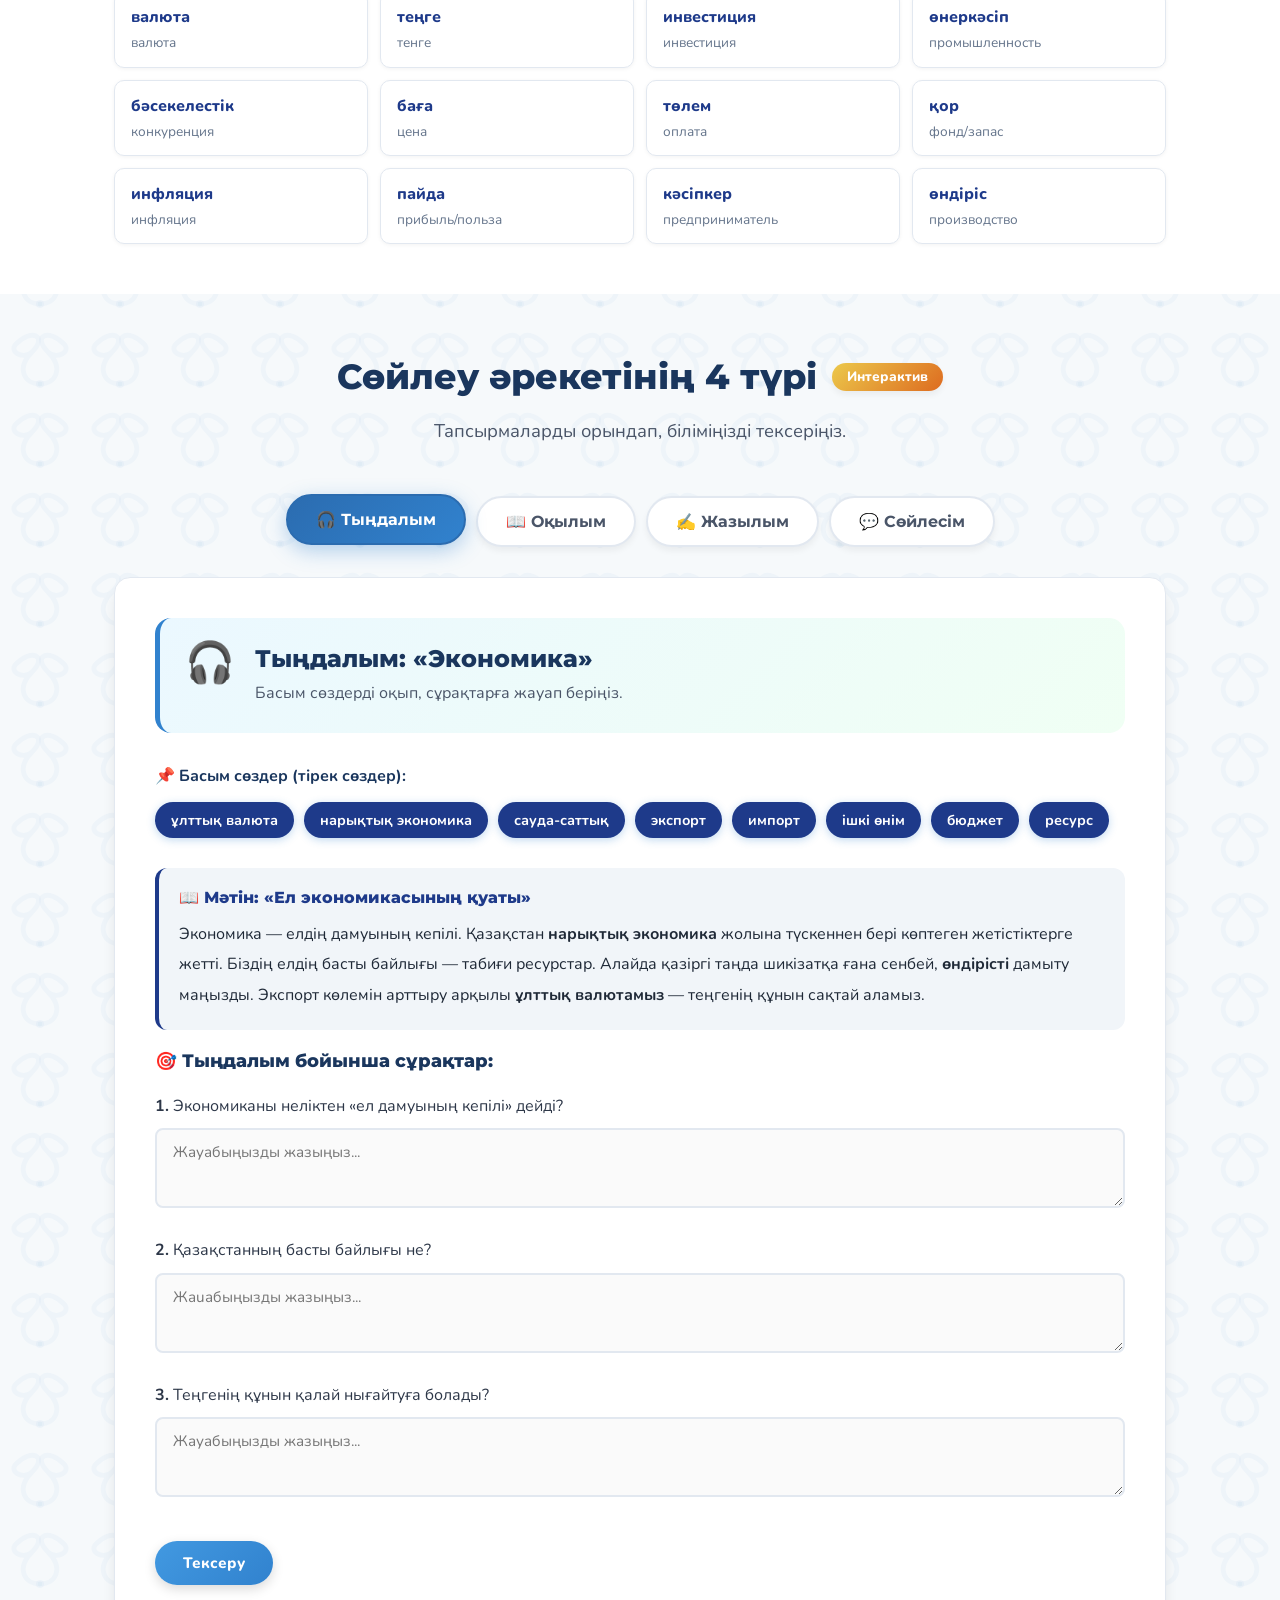
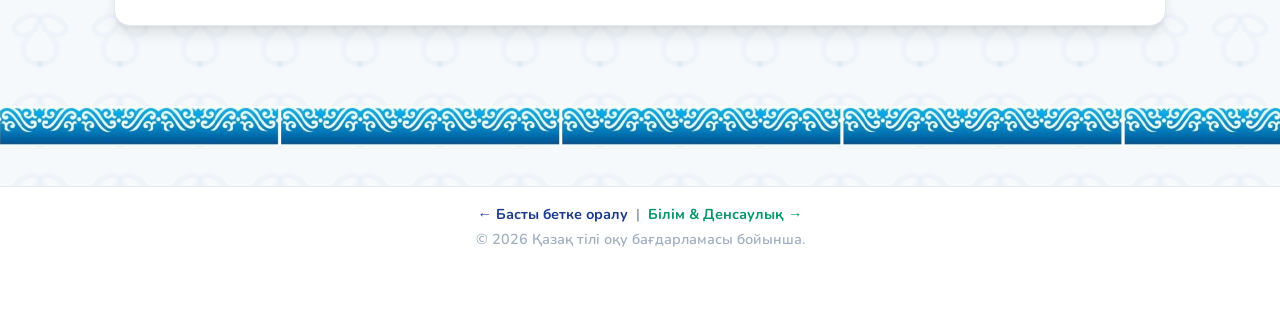
<file: economica.html>
<!DOCTYPE html>
<html lang="kk">

<head>
    <meta charset="UTF-8" />
    <meta name="viewport" content="width=device-width, initial-scale=1.0" />
    <title>Экономика | Қазақ тілі 8-сынып</title>
    <meta name="description"
        content="Экономика тақырыбы бойынша Тыңдалым, Оқылым, Жазылым, Сөйлесім. Грамматикалық және лексикалық минимум." />
    <link rel="preconnect" href="https://fonts.googleapis.com">
    <link rel="preconnect" href="https://fonts.gstatic.com" crossorigin>
    <link
        href="https://fonts.googleapis.com/css2?family=Nunito:wght@400;500;600;700;800;900&family=Montserrat:wght@500;600;700;800;900&display=swap"
        rel="stylesheet">
    <link href="https://unpkg.com/aos@2.3.1/dist/aos.css" rel="stylesheet">
    <link rel="stylesheet" href="style.css" />
    <style>
        .eco-hero {
            background: linear-gradient(135deg, #1E3A8A 0%, #1E40AF 40%, #1D4ED8 80%, #1e3a8a 100%);
            padding: 60px 0 50px;
            text-align: center;
            color: white;
            position: relative;
            overflow: hidden;
        }

        .eco-hero::after {
            content: '💰 📈 📊 🏦 🏢 💰';
            position: absolute;
            bottom: 10px;
            left: 0;
            right: 0;
            font-size: 1.6rem;
            opacity: 0.1;
            letter-spacing: 20px;
        }

        .eco-hero-badge {
            display: inline-block;
            background: rgba(255, 255, 255, 0.15);
            border: 1px solid rgba(255, 255, 255, 0.3);
            backdrop-filter: blur(10px);
            padding: 6px 20px;
            border-radius: 30px;
            font-size: 0.85rem;
            font-weight: 700;
            letter-spacing: 1px;
            text-transform: uppercase;
            margin-bottom: 18px;
        }

        .eco-hero h1 {
            font-size: clamp(1.8rem, 4.5vw, 3rem);
            font-weight: 900;
            margin-bottom: 14px;
            line-height: 1.2;
        }

        .eco-hero h1 span {
            color: #FCD34D;
        }

        .eco-hero p {
            font-size: 1.05rem;
            opacity: 0.85;
            max-width: 640px;
            margin: 0 auto 28px;
        }

        .eco-hero-pills {
            display: flex;
            justify-content: center;
            gap: 10px;
            flex-wrap: wrap;
        }

        .hero-pill {
            background: rgba(255, 255, 255, 0.12);
            border: 1px solid rgba(255, 255, 255, 0.22);
            padding: 8px 18px;
            border-radius: 20px;
            font-size: 0.9rem;
            font-weight: 700;
        }

        .back-btn {
            display: inline-flex;
            align-items: center;
            gap: 8px;
            color: rgba(255, 255, 255, 0.8);
            text-decoration: none;
            font-weight: 700;
            font-size: 0.9rem;
            margin-bottom: 25px;
            transition: color 0.2s;
        }

        .back-btn:hover {
            color: white;
        }

        .grammar-mini-section {
            margin-bottom: 36px;
        }

        .grammar-mini-section h3 {
            font-size: 1.25rem;
            margin-bottom: 16px;
            color: #1E3A8A;
            display: flex;
            align-items: center;
            gap: 10px;
        }

        .grammar-mini-section h3 span {
            background: #D97706;
            color: white;
            border-radius: 50%;
            width: 28px;
            height: 28px;
            display: inline-flex;
            align-items: center;
            justify-content: center;
            font-size: 0.85rem;
            flex-shrink: 0;
        }

        .grammar-cards {
            display: grid;
            grid-template-columns: repeat(auto-fill, minmax(280px, 1fr));
            gap: 14px;
        }

        .grammar-card {
            background: #F8FAFC;
            border: 1px solid #E2E8F0;
            border-radius: 12px;
            padding: 18px;
            border-left: 4px solid #1E40AF;
        }

        .grammar-card h4 {
            font-size: 0.95rem;
            color: #1E3A8A;
            margin-bottom: 8px;
        }

        .grammar-card p,
        .grammar-card li {
            font-size: 0.9rem;
            color: #334155;
        }

        .grammar-card ul {
            padding-left: 16px;
        }

        .example-highlight {
            background: #EFF6FF;
            border-left: 4px solid #3B82F6;
            padding: 12px 16px;
            border-radius: 8px;
            margin-top: 10px;
            font-size: 0.9rem;
        }

        .example-highlight b {
            color: #1E40AF;
        }

        .vocab-mini-grid {
            display: grid;
            grid-template-columns: repeat(auto-fill, minmax(210px, 1fr));
            gap: 12px;
        }

        .vocab-mini-card {
            background: white;
            border: 1px solid #E2E8F0;
            border-radius: 10px;
            padding: 12px 16px;
            cursor: pointer;
            transition: all 0.25s;
            box-shadow: 0 1px 4px rgba(0, 0, 0, 0.05);
        }

        .vocab-mini-card:hover {
            transform: translateY(-3px);
            box-shadow: 0 6px 16px rgba(30, 58, 138, 0.1);
            border-color: #3B82F6;
        }

        .vocab-mini-card .kk {
            font-weight: 800;
            color: #1E3A8A;
            font-size: 1rem;
        }

        .vocab-mini-card .ru {
            font-size: 0.85rem;
            color: #64748B;
        }

        .vocab-mini-card.flip {
            background: #1E40AF;
        }

        .vocab-mini-card.flip .kk {
            color: white;
        }

        .vocab-mini-card.flip .ru {
            color: rgba(255, 255, 255, 0.9);
        }

        .active-nav {
            color: #3B82F6 !important;
            font-weight: 800 !important;
        }

        .page-section {
            padding: 60px 0 80px;
        }
    </style>
</head>

<body>
    <div class="kazakh-border-top"></div>

    <nav class="navbar">
        <div class="container navbar-container">
            <div class="logo">
                <div class="logo-text"><strong></strong></div>
            </div>
            <ul class="nav-menu">
                <li><a href="index.html">Басты бет</a></li>
                <li><a href="index.html#vocabulary">Сөздік</a></li>
                <li><a href="index.html#reading">Оқылым</a></li>
                <li class="dropdown">
                    <a href="#" class="dropdown-toggle active-nav">Тақырыптар <i>▼</i></a>
                    <ul class="dropdown-menu">
                        <li><a href="ana-tili.html">Ана тілі</a></li>
                        <li><a href="bukara.html">БАҚ</a></li>
                        <li><a href="bilim.html">Білім&Денсаулық</a></li>
                        <li><a href="economica.html" class="active-nav">Экономика</a></li>
                        <li><a href="mereke.html">Мерекелер</a></li>
                    </ul>
                </li>
                <li><a href="index.html#grammar">Грамматика</a></li>
                <li><a href="index.html#quiz">Тест</a></li>
            </ul>
            <div class="nav-actions">
                <button id="theme-toggle" class="theme-btn" aria-label="Түнгі режимді қосу">🌙</button>
            </div>
        </div>
    </nav>

    <!-- HERO -->
    <div class="eco-hero">
        <div class="container">
            <a href="index.html" class="back-btn">← Басты бетке оралу</a>
            <div class="eco-hero-badge">8-сынып | Қазақ тілі</div>
            <h1>Экономика – <span>елдің тұтқасы</span></h1>
            <p>Грамматикалық минимум, лексика және сөйлеу әрекетінің 4 түрін меңгеруге арналған кешенді интерактивті
                тапсырмалар.</p>
            <div class="eco-hero-pills">
                <span class="hero-pill">📝 Грамматика</span>
                <span class="hero-pill">📚 Лексика</span>
                <span class="hero-pill">🎧 Тыңдалым</span>
                <span class="hero-pill">📖 Оқылым</span>
                <span class="hero-pill">✍️ Жазылым</span>
                <span class="hero-pill">💬 Сөйлесім</span>
            </div>
        </div>
    </div>

    <!-- GRAMMAR SECTION -->
    <section style="background:#F8FAFC; padding: 60px 0 30px;">
        <div class="container">
            <div class="section-title-wrap" data-aos="fade-up">
                <h2>Грамматикалық минимум <span class="badge badge-blue">Функционалды үлгі</span></h2>
                <p>Экономика тақырыбына қатысты грамматикалық құрылымдар.</p>
            </div>

            <!-- 1. Тұрақты сөз тіркестері -->
            <div class="grammar-mini-section" data-aos="fade-up">
                <h3><span>1</span> Тұрақты сөз тіркестері (Экономика саласында)</h3>
                <div class="grammar-cards">
                    <div class="grammar-card">
                        <h4>Анықтамасы</h4>
                        <p>Тұрақты сөз тіркестері — мағынасы тұтас, құрамындағы сөздерді ауыстыруға болмайтын тіркестер.
                        </p>
                    </div>
                    <div class="grammar-card">
                        <h4>Экономикалық мағынада</h4>
                        <ul>
                            <li><b>Нарық заңы</b> — законы рынка</li>
                            <li><b>Бәсекеге қабілетті</b> — конкурентоспособный</li>
                            <li><b>Ат салысу</b> — вносить вклад</li>
                            <li><b>Қол ұшын беру</b> — оказывать помощь</li>
                        </ul>
                    </div>
                    <div class="grammar-card">
                        <h4>Мысалдар</h4>
                        <div class="example-highlight">
                            <p>Қазақстан әлемдік нарықта <b>бәсекеге қабілетті</b> ел болуы тиіс.</p>
                            <p>Ел экономикасын дамытуға әрбір азамат <b>ат салысуы</b> керек.</p>
                        </div>
                    </div>
                </div>
            </div>

            <!-- 2. Шартты, себеп мәнді құрылымдар -->
            <div class="grammar-mini-section" data-aos="fade-up">
                <h3><span>2</span> Шартты және себеп мәнді құрылымдар</h3>
                <div class="grammar-cards">
                    <div class="grammar-card">
                        <h4>Шартты рай (-са / -се)</h4>
                        <p>Іс-әрекеттің орындалу шартын білдіреді.</p>
                        <div class="example-highlight">
                            Инвестиция <b>келсе</b>, экономика жақсарады.
                        </div>
                    </div>
                    <div class="grammar-card">
                        <h4>Себеп мәнді тіркестер</h4>
                        <ul>
                            <li><b>өйткені</b> — потому что</li>
                            <li><b>сондықтан</b> — поэтому</li>
                            <li><b>себебі</b> — причина в том, что</li>
                        </ul>
                    </div>
                    <div class="grammar-card">
                        <h4>Құрамдас сөйлемдегі мысал</h4>
                        <div class="example-highlight">
                            Экономика өсті, <b>сондықтан</b> халықтың әл-ауқаты артты.
                        </div>
                    </div>
                </div>
            </div>
        </div>
    </section>

    <!-- VOCABULARY -->
    <section style="padding: 50px 0; background: white;">
        <div class="container">
            <div class="section-title-wrap" data-aos="fade-up">
                <h2>Лексикалық минимум <span class="badge">Экономика сөздігі</span></h2>
                <p>Карточканы басып аударманы тексеріңіз.</p>
            </div>
            <div class="vocab-mini-grid" data-aos="fade-up" id="ecoVocabGrid"></div>
        </div>
    </section>

    <!-- 4 SKILLS TABS -->
    <section class="page-section">
        <div class="container">
            <div class="section-title-wrap" data-aos="fade-up">
                <h2>Сөйлеу әрекетінің 4 түрі <span class="badge badge-orange">Интерактив</span></h2>
                <p>Тапсырмаларды орындап, біліміңізді тексеріңіз.</p>
            </div>

            <div class="anat-tabs" data-aos="zoom-in">
                <button class="anat-tab-btn active" onclick="openEcoTab('eco-tyndau', this)">🎧 Тыңдалым</button>
                <button class="anat-tab-btn" onclick="openEcoTab('eco-okylu', this)">📖 Оқылым</button>
                <button class="anat-tab-btn" onclick="openEcoTab('eco-zhazylym', this)">✍️ Жазылым</button>
                <button class="anat-tab-btn" onclick="openEcoTab('eco-soilesim', this)">💬 Сөйлесім</button>
            </div>

            <div class="anat-content" data-aos="fade-up" data-aos-delay="100">

                <!-- ТЫҢДАЛЫМ -->
                <div id="eco-tyndau" class="anat-pane">
                    <div class="anat-pane-inner">
                        <div class="anat-intro">
                            <div class="anat-intro-icon">🎧</div>
                            <div>
                                <h3>Тыңдалым: «Экономика»</h3>
                                <p>Басым сөздерді оқып, сұрақтарға жауап беріңіз.</p>
                            </div>
                        </div>

                        <div class="anat-audio-block">
                            <div class="anat-audio-label">📌 Басым сөздер (тірек сөздер):</div>
                            <div class="anat-keywords" style="margin-top:12px;">
                                <span class="kw-badge" style="background:#1E3A8A;">ұлттық валюта</span>
                                <span class="kw-badge" style="background:#1E3A8A;">нарықтық экономика</span>
                                <span class="kw-badge" style="background:#1E3A8A;">сауда-саттық</span>
                                <span class="kw-badge" style="background:#1E3A8A;">экспорт</span>
                                <span class="kw-badge" style="background:#1E3A8A;">импорт</span>
                                <span class="kw-badge" style="background:#1E3A8A;">ішкі өнім</span>
                                <span class="kw-badge" style="background:#1E3A8A;">бюджет</span>
                                <span class="kw-badge" style="background:#1E3A8A;">ресурс</span>
                            </div>
                        </div>

                        <div
                            style="background:#F1F5F9; border-radius:12px; padding:20px; margin:20px 0; border-left:4px solid #1E3A8A;">
                            <h4 style="margin-bottom:10px; color:#1e3a8a;">📖 Мәтін: «Ел экономикасының қуаты»</h4>
                            <p style="line-height:1.9; color:#1F2937;">Экономика — елдің дамуының кепілі. Қазақстан
                                <b>нарықтық экономика</b> жолына түскеннен бері көптеген жетістіктерге жетті. Біздің
                                елдің басты байлығы — табиғи ресурстар. Алайда қазіргі таңда шикізатқа ғана сенбей,
                                <b>өндірісті</b> дамыту маңызды. Экспорт көлемін арттыру арқылы <b>ұлттық валютамыз</b>
                                — теңгенің құнын сақтай аламыз.
                            </p>
                        </div>

                        <div class="anat-questions">
                            <h4>🎯 Тыңдалым бойынша сұрақтар:</h4>
                            <div class="anat-q-item">
                                <p><strong>1.</strong> Экономиканы неліктен «ел дамуының кепілі» дейді?</p>
                                <textarea id="etq1" class="anat-textarea"
                                    placeholder="Жауабыңызды жазыңыз..."></textarea>
                            </div>
                            <div class="anat-q-item">
                                <p><strong>2.</strong> Қазақстанның басты байлығы не?</p>
                                <textarea id="etq2" class="anat-textarea"
                                    placeholder="Жаuабыңызды жазыңыз..."></textarea>
                            </div>
                            <div class="anat-q-item">
                                <p><strong>3.</strong> Теңгенің құнын қалай нығайтуға болады?</p>
                                <textarea id="etq3" class="anat-textarea"
                                    placeholder="Жауабыңызды жазыңыз..."></textarea>
                            </div>
                            <button class="btn btn-blue mt-15" onclick="checkEcoTyndau()">Тексеру</button>
                            <div id="etyndau-result" class="anat-result"></div>
                        </div>
                    </div>
                </div>

                <!-- ОҚЫЛЫМ -->
                <div id="eco-okylu" class="anat-pane" style="display:none;">
                    <div class="anat-pane-inner">
                        <div class="anat-intro">
                            <div class="anat-intro-icon">📖</div>
                            <div>
                                <h3>Оқылым: «Қазақстан экономикасы»</h3>
                                <p>Мәтінді мұқият оқып, азатжолдарды талдаңыз.</p>
                            </div>
                        </div>

                        <div class="anat-text-block">
                            <p>Қазақстан Орталық Азиядағы ең ірі экономика иесі. Тәуелсіздік жылдарында елге
                                миллиардтаған доллар инвестиция тартылды. Бұл <b>өнеркәсіпті</b>, көлік инфрақұрылымын
                                және ауыл шаруашылығын жаңартуға көмектесті. Қазіргі таңда Қазақстан Дүниежүзілік Сауда
                                Ұйымына (ДСҰ) мүше.</p>
                            <p>Ел экономикасының негізгі секторы — мұнай мен газ, сонымен қатар түсті металлургия мен
                                бидай экспорты. Бірнеше жыл бұрын басталған <b>Индустрияландыру</b> бағдарламасы жаңа
                                зауыттар мен фабрикалардың ашылуына негіз болды. Бұл отандық өнімнің үлесін арттыруда.
                            </p>
                            <p>Болашақ экономика — <b>цифрлық экономика</b> мен «жасыл» технологиялар. Қазақстан 2050
                                жылға қарай әлемдегі ең дамыған 30 елдің қатарына кіруді мақсат етіп отыр. Ол үшін жас
                                мамандардың білімі мен біліктілігі өте маңызды рөл атқарады.</p>
                        </div>

                        <div class="anat-vocab-explain">
                            <h4>📚 Жаңа сөздер:</h4>
                            <div class="vocab-explain-grid">
                                <div class="ve-item"><span class="ve-word">инвестиция</span> — вложения</div>
                                <div class="ve-item"><span class="ve-word">өнеркәсіп</span> — промышленность</div>
                                <div class="ve-item"><span class="ve-word">инфрақұрылым</span> — инфраструктура</div>
                                <div class="ve-item"><span class="ve-word">индустрияландыру</span> — индустриализация
                                </div>
                                <div class="ve-item"><span class="ve-word">отандық өнім</span> — отечественный продукт
                                </div>
                                <div class="ve-item"><span class="ve-word">біліктілік</span> — квалификация</div>
                            </div>
                        </div>

                        <div class="anat-questions">
                            <h4>📋 Азатжолмен жұмыс:</h4>
                            <div class="anat-q-item">
                                <p><strong>1-азатжол:</strong> Инвестиция тарту неге көмектесті?</p>
                                <textarea id="eoq1" class="anat-textarea" placeholder="Жауапты жазыңыз..."></textarea>
                            </div>
                            <div class="anat-q-item">
                                <p><strong>2-азатжол:</strong> Ел экономикасының негізгі секторларын атаңыз.</p>
                                <textarea id="eoq2" class="anat-textarea" placeholder="Жауапты жазыңыз..."></textarea>
                            </div>
                            <div class="anat-q-item">
                                <p><strong>3-азатжол:</strong> Болашақ экономиканың бағыты қандай?</p>
                                <textarea id="eoq3" class="anat-textarea" placeholder="Жауапты жазыңыз..."></textarea>
                            </div>
                            <button class="btn btn-green mt-15" onclick="checkEcoOkylu()">Тексеру</button>
                            <div id="eokylu-result" class="anat-result"></div>
                        </div>
                    </div>
                </div>

                <!-- ЖАЗЫЛЫМ -->
                <div id="eco-zhazylym" class="anat-pane" style="display:none;">
                    <div class="anat-pane-inner">
                        <div class="anat-intro">
                            <div class="anat-intro-icon">✍️</div>
                            <div>
                                <h3>Жазылым: «Экономика»</h3>
                                <p>Тілдік және коммуникативтік құзыретті дамыту тапсырмалары.</p>
                            </div>
                        </div>

                        <div class="anat-writing-tasks">
                            <div class="writing-task-card" style="border-left-color:#D97706;">
                                <div class="wtc-num" style="color:#D97706;">01</div>
                                <div class="wtc-body">
                                    <h4>Шығарма жазу</h4>
                                    <p>«Қазақстанның экономикалық болашағы» тақырыбына эссе жазыңыз (80–100 сөз).</p>
                                    <textarea id="ezhaz1" class="anat-textarea tall"
                                        placeholder="Эссеңізді осында бастаңыз..."></textarea>
                                    <div class="word-counter">Сөздер: <span id="ezhaz1-count">0</span></div>
                                </div>
                            </div>

                            <div class="writing-task-card" style="border-left-color:#1E3A8A;">
                                <div class="wtc-num" style="color:#1E3A8A;">02</div>
                                <div class="wtc-body">
                                    <h4>Шартты рай қолдану</h4>
                                    <p>Берілген етістіктерді шартты рай формасында қолданып, экономика тақырыбында
                                        сөйлем құраңыз:</p>
                                    <div class="given-words">өсу • даму • келу • арттыру • жұмыс істеу</div>
                                    <textarea id="ezhaz2" class="anat-textarea"
                                        placeholder="Мысалы: Экспорт артса, бюджет молаяды."></textarea>
                                </div>
                            </div>

                            <div class="writing-task-card" style="border-left-color:#10B981;">
                                <div class="wtc-num" style="color:#10B981;">03</div>
                                <div class="wtc-body">
                                    <h4>Лингвомәдениеттанымдық сөздік</h4>
                                    <p>Терминдер мен олардың мағынасын сәйкестендіріңіз:</p>
                                    <div class="proverb-fill">
                                        <p>1. <b>Теңге</b> — <input type="text" class="proverb-input" id="term1"
                                                placeholder="..."> (ұлттық валюта)</p>
                                        <p>2. <b>Экспорт</b> — <input type="text" class="proverb-input" id="term2"
                                                placeholder="..."> (сыртқа шығару)</p>
                                        <p>3. <b>Нарық</b> — <input type="text" class="proverb-input" id="term3"
                                                placeholder="..."> (базар/рынок)</p>
                                    </div>
                                    <button class="btn btn-orange mt-15" onclick="checkTerms()">Тексеру</button>
                                    <div id="terms-result" class="anat-result"></div>
                                </div>
                            </div>
                        </div>
                    </div>
                </div>

                <!-- СӨЙЛЕСІМ -->
                <div id="eco-soilesim" class="anat-pane" style="display:none;">
                    <div class="anat-pane-inner">
                        <div class="anat-intro">
                            <div class="anat-intro-icon">💬</div>
                            <div>
                                <h3>Сөйлесім: «Экономика»</h3>
                                <p>Репликалармен жұмыс — диалог арқылы сөйлеу дағдысын шыңдау.</p>
                            </div>
                        </div>

                        <div class="dialog-section">
                            <h4>🎭 Диалог: «Нарық және баға»</h4>
                            <div class="dialog-box">
                                <div class="dialog-line student-a">
                                    <div class="dialog-avatar">👨 Сатушы:</div>
                                    <div class="dialog-text">— Мына өнімнің бағасы — 500 теңге. Нағыз отандық өнім!
                                    </div>
                                </div>
                                <div class="dialog-line student-b">
                                    <div class="dialog-avatar">👩 Сатып алушы:</div>
                                    <div class="dialog-text">— Неге бағасы аздап өскен? Кеше 450 теңге еді ғой.</div>
                                </div>
                                <div class="dialog-line student-a">
                                    <div class="dialog-avatar">👨 Сатушы:</div>
                                    <div class="dialog-text">— Нарық заңы солай, шикізат бағасы көтерілсе, бізде де
                                        өседі.</div>
                                </div>
                                <div class="dialog-line student-b">
                                    <div class="dialog-avatar">👩 Сатып алушы:</div>
                                    <div class="dialog-text">— Түсінікті. Сапасы жақсы болса, бағасына лайық.</div>
                                </div>
                            </div>

                            <div class="soilesim-tasks">
                                <h4>🗣️ Сөйлесім тапсырмалары:</h4>
                                <div class="soilesim-task">
                                    <div class="st-num">1</div>
                                    <div>
                                        <strong>Рөлдік ойын:</strong> Диалогты жалғастырып көріңіз.
                                        <textarea id="esoi1" class="anat-textarea"
                                            placeholder="Диалогтың жалғасын жазыңыз..."></textarea>
                                    </div>
                                </div>
                                <div class="soilesim-task">
                                    <div class="st-num">2</div>
                                    <div>
                                        <strong>Реплика жұптастыру:</strong>
                                        <div class="replica-match">
                                            <div class="replica-col">
                                                <div class="replica-item" id="er1" onclick="selEr('er1')">«Экономика не
                                                    үшін керек?»</div>
                                                <div class="replica-item" id="er2" onclick="selEr('er2')">«Отандық
                                                    өнімді қалай қолдаймыз?»</div>
                                                <div class="replica-item" id="er3" onclick="selEr('er3')">«Инвестицияның
                                                    пайдасы қандай?»</div>
                                            </div>
                                            <div class="replica-col">
                                                <div class="replica-answer" id="era1" onclick="matchEr('era1')">«Жаңа
                                                    жұмыс орындарын ашады.»</div>
                                                <div class="replica-answer" id="era2" onclick="matchEr('era2')">«Елдің
                                                    әл-ауқатын көтеру үшін.»</div>
                                                <div class="replica-answer" id="era3" onclick="matchEr('era3')">
                                                    «Өзіміздің тауарларды сатып алу арқылы.»</div>
                                            </div>
                                        </div>
                                        <div id="ereplica-result" class="anat-result"></div>
                                    </div>
                                </div>
                                <button class="btn btn-blue mt-15" onclick="checkEcoSoilesim()">Барлығын
                                    тексеру</button>
                                <div id="esoilesim-result" class="anat-result"></div>
                            </div>
                        </div>
                    </div>
                </div>

            </div>
        </div>
    </section>

    <div class="kazakh-border-bottom"></div>
    <footer class="footer">
        <div class="container footer-content">
            <div class="footer-logo"></div>
            <p style="text-align:center; color:#64748B; font-size:0.9rem;">
                <a href="index.html" style="color:#1E3A8A; font-weight:700;">← Басты бетке оралу</a>
                &nbsp;|&nbsp;
                <a href="bilim.html" style="color:#059669; font-weight:700;">Білім & Денсаулық →</a>
            </p>
            <p class="copyright">© 2026 Қазақ тілі оқу бағдарламасы бойынша.</p>
        </div>
    </footer>

    <script src="https://unpkg.com/aos@2.3.1/dist/aos.js"></script>
    <script>
        AOS.init({ duration: 700, once: true });

        // Dark mode
        const themeBtn = document.getElementById('theme-toggle');
        if (localStorage.getItem('theme') === 'dark') { document.body.classList.add('dark'); themeBtn.textContent = '☀️'; }
        themeBtn.addEventListener('click', () => {
            document.body.classList.toggle('dark');
            const d = document.body.classList.contains('dark');
            themeBtn.textContent = d ? '☀️' : '🌙';
            localStorage.setItem('theme', d ? 'dark' : 'light');
        });

        // VOCAB
        const ecoVocab = [
            { kk: 'экономика', ru: 'экономика' },
            { kk: 'нарық', ru: 'рынок' },
            { kk: 'сауда-саттық', ru: 'торговля' },
            { kk: 'экспорт', ru: 'экспорт (вывоз)' },
            { kk: 'импорт', ru: 'импорт (ввоз)' },
            { kk: 'бюджет', ru: 'бюджет' },
            { kk: 'кіріс', ru: 'доход/приход' },
            { kk: 'шығыс', ru: 'расход/уход' },
            { kk: 'валюта', ru: 'валюта' },
            { kk: 'теңге', ru: 'тенге' },
            { kk: 'инвестиция', ru: 'инвестиция' },
            { kk: 'өнеркәсіп', ru: 'промышленность' },
            { kk: 'бәсекелестік', ru: 'конкуренция' },
            { kk: 'баға', ru: 'цена' },
            { kk: 'төлем', ru: 'оплата' },
            { kk: 'қор', ru: 'фонд/запас' },
            { kk: 'инфляция', ru: 'инфляция' },
            { kk: 'пайда', ru: 'прибыль/польза' },
            { kk: 'кәсіпкер', ru: 'предприниматель' },
            { kk: 'өндіріс', ru: 'производство' }
        ];
        const grid = document.getElementById('ecoVocabGrid');
        ecoVocab.forEach(w => {
            const c = document.createElement('div');
            c.className = 'vocab-mini-card';
            c.innerHTML = `<div class="kk">${w.kk}</div><div class="ru">${w.ru}</div>`;
            c.addEventListener('click', () => c.classList.toggle('flip'));
            grid.appendChild(c);
        });

        function openEcoTab(id, btn) {
            document.querySelectorAll('.anat-pane').forEach(p => p.style.display = 'none');
            document.querySelectorAll('.anat-tab-btn').forEach(b => b.classList.remove('active'));
            document.getElementById(id).style.display = 'block';
            btn.classList.add('active');
        }

        function showRes(el, type, msg) {
            el.textContent = msg;
            el.className = `anat-result ${type} show`;
        }

        // Checks
        function checkEcoTyndau() {
            const r = document.getElementById('etyndau-result');
            const q1 = document.getElementById('etq1').value.trim();
            if (!q1) { showRes(r, 'warning', '⚠️ Сұрақтарға жауап беріңіз!'); return; }
            showRes(r, 'success', '✅ Жарайсыз! Тыңдалым сұрақтары қабылданды.');
        }

        function checkEcoOkylu() {
            const r = document.getElementById('eokylu-result');
            const q1 = document.getElementById('eoq1').value.trim();
            if (!q1) { showRes(r, 'warning', '⚠️ Мәтін бойынша жауап жазыңыз!'); return; }
            showRes(r, 'success', '✅ Мәтінді мұқият оқығаныңыз көрініп тұр, рахмет!');
        }

        document.getElementById('ezhaz1').addEventListener('input', function () {
            const words = this.value.trim().split(/\s+/).filter(w => w.length > 0);
            document.getElementById('ezhaz1-count').textContent = words.length;
        });

        function checkTerms() {
            const r = document.getElementById('terms-result');
            const t1 = document.getElementById('term1').value.trim().toLowerCase();
            const t2 = document.getElementById('term2').value.trim().toLowerCase();
            let c = 0;
            if (t1.includes('валюта')) c++;
            if (t2.includes('шығару')) c++;
            if (c === 2) showRes(r, 'success', '🏆 Барлық терминдер дұрыс баламасын тапты!');
            else showRes(r, 'warning', '📝 Қайтадан көріңіз, терминдерді сәйкестендіріңіз.');
        }

        let selId = null;
        function selEr(id) {
            document.querySelectorAll('#eco-soilesim .replica-item').forEach(el => el.classList.remove('selected'));
            selId = id;
            document.getElementById(id).classList.add('selected');
        }
        const erMap = { 'er1': 'era2', 'er2': 'era3', 'er3': 'era1' };
        const erMatches = {};
        function matchEr(ansId) {
            if (!selId) return;
            erMatches[selId] = ansId;
            document.getElementById(ansId).classList.add('matched');
            document.getElementById(selId).classList.remove('selected');
            selId = null;
        }

        function checkEcoSoilesim() {
            const r = document.getElementById('esoilesim-result');
            let pairs = 0;
            Object.entries(erMatches).forEach(([q, a]) => { if (erMap[q] === a) pairs++; });
            if (pairs === 3) showRes(r, 'success', '🏆 Сөйлесім тапсырмасы керемет орындалды!');
            else showRes(r, 'warning', `📝 ${pairs}/3 жұп дұрыс. Тағы да көріңіз.`);
        }
    </script>
</body>

</html>
</file>
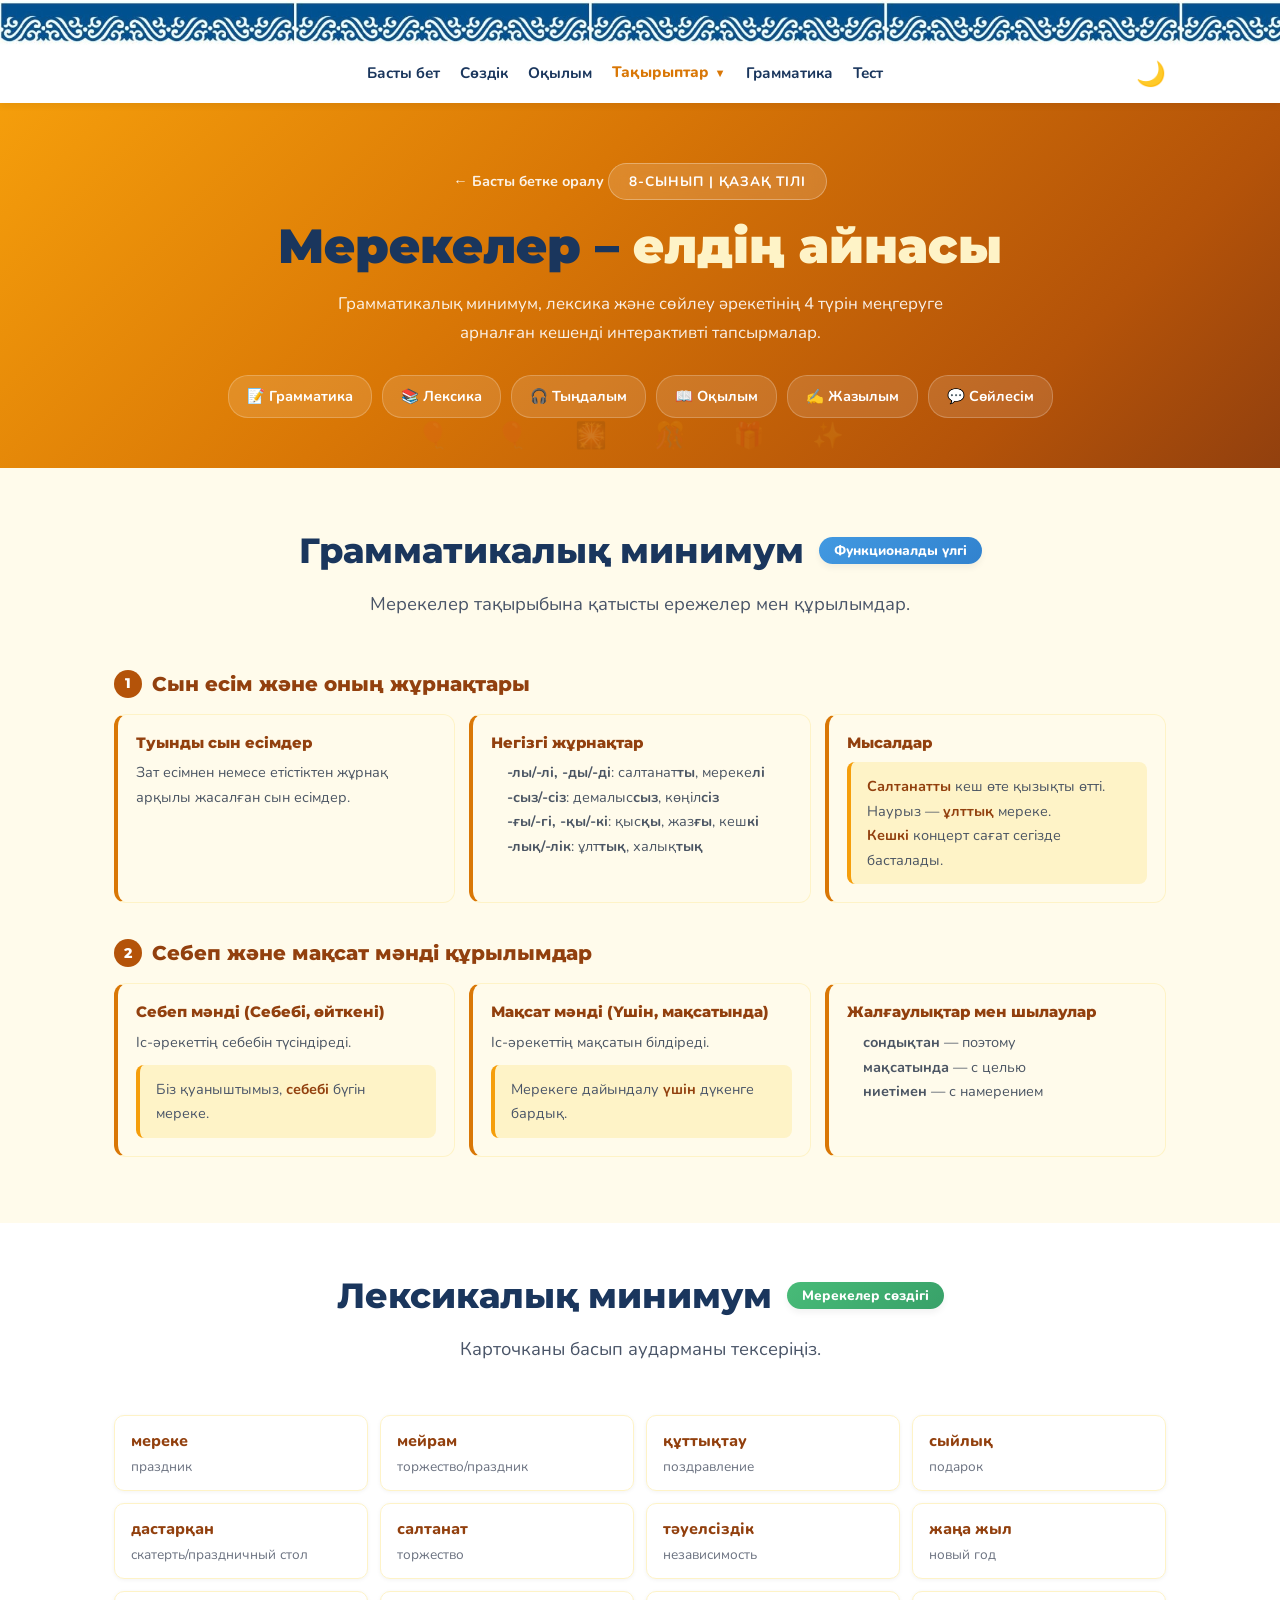
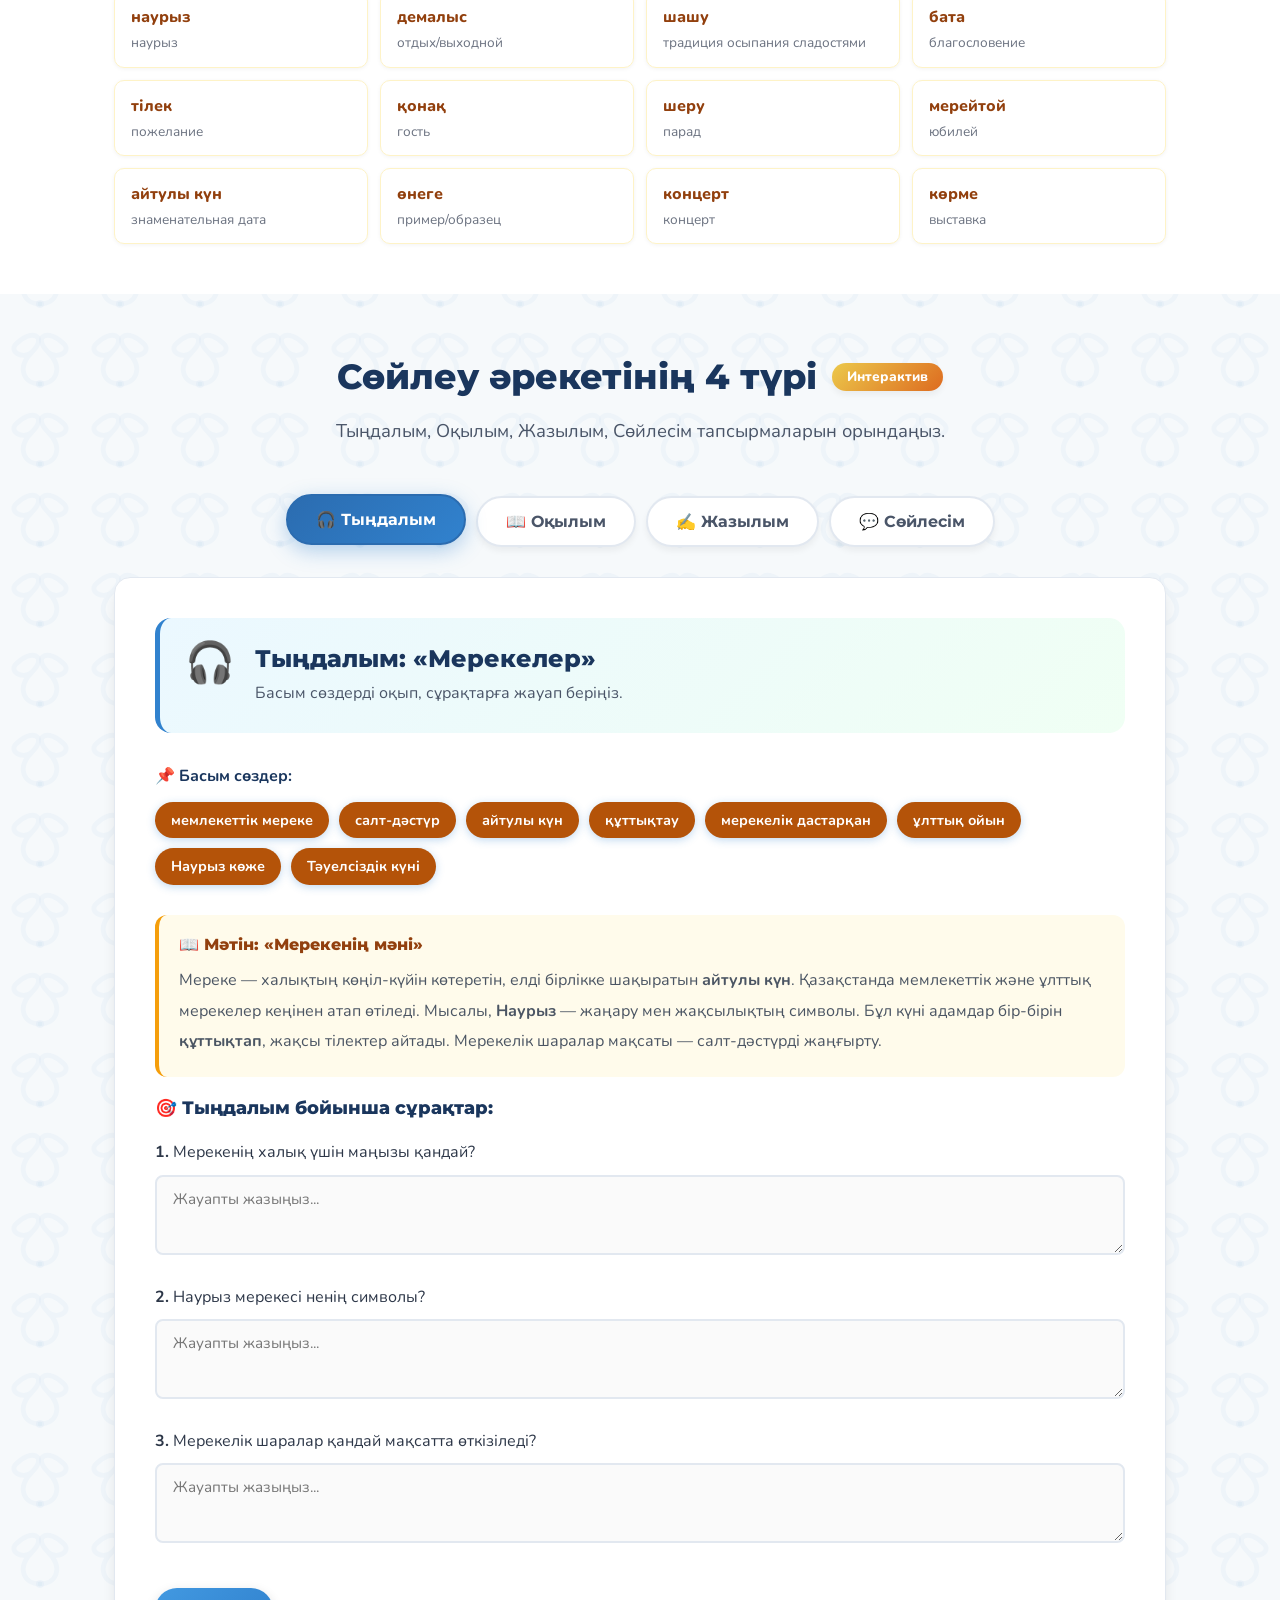
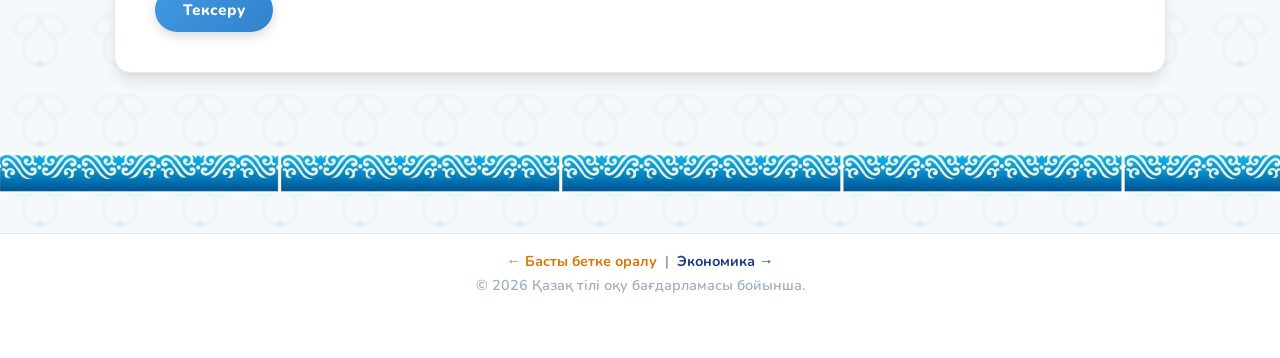
<file: mereke.html>
<!DOCTYPE html>
<html lang="kk">

<head>
    <meta charset="UTF-8" />
    <meta name="viewport" content="width=device-width, initial-scale=1.0" />
    <title>Мерекелер | Қазақ тілі 8-сынып</title>
    <meta name="description"
        content="Мерекелер тақырыбы бойынша Тыңдалым, Оқылым, Жазылым, Сөйлесім. Грамматикалық және лексикалық минимум." />
    <link rel="preconnect" href="https://fonts.googleapis.com">
    <link rel="preconnect" href="https://fonts.gstatic.com" crossorigin>
    <link
        href="https://fonts.googleapis.com/css2?family=Nunito:wght@400;500;600;700;800;900&family=Montserrat:wght@500;600;700;800;900&display=swap"
        rel="stylesheet">
    <link href="https://unpkg.com/aos@2.3.1/dist/aos.css" rel="stylesheet">
    <link rel="stylesheet" href="style.css" />
    <style>
        .mer-hero {
            background: linear-gradient(135deg, #F59E0B 0%, #D97706 40%, #B45309 80%, #92400E 100%);
            padding: 60px 0 50px;
            text-align: center;
            color: white;
            position: relative;
            overflow: hidden;
        }

        .mer-hero::after {
            content: '🎈 🎈 🎇 🎊 🎁 ✨';
            position: absolute;
            bottom: 10px;
            left: 0;
            right: 0;
            font-size: 1.6rem;
            opacity: 0.1;
            letter-spacing: 20px;
        }

        .mer-hero-badge {
            display: inline-block;
            background: rgba(255, 255, 255, 0.15);
            border: 1px solid rgba(255, 255, 255, 0.3);
            backdrop-filter: blur(10px);
            padding: 6px 20px;
            border-radius: 30px;
            font-size: 0.85rem;
            font-weight: 700;
            letter-spacing: 1px;
            text-transform: uppercase;
            margin-bottom: 18px;
        }

        .mer-hero h1 {
            font-size: clamp(1.8rem, 4.5vw, 3rem);
            font-weight: 900;
            margin-bottom: 14px;
            line-height: 1.2;
        }

        .mer-hero h1 span {
            color: #FEF3C7;
        }

        .mer-hero p {
            font-size: 1.05rem;
            opacity: 0.9;
            max-width: 640px;
            margin: 0 auto 28px;
        }

        .mer-hero-pills {
            display: flex;
            justify-content: center;
            gap: 10px;
            flex-wrap: wrap;
        }

        .hero-pill {
            background: rgba(255, 255, 255, 0.12);
            border: 1px solid rgba(255, 255, 255, 0.22);
            padding: 8px 18px;
            border-radius: 20px;
            font-size: 0.9rem;
            font-weight: 700;
        }

        .back-btn {
            display: inline-flex;
            align-items: center;
            gap: 8px;
            color: rgba(255, 255, 255, 0.9);
            text-decoration: none;
            font-weight: 700;
            font-size: 0.9rem;
            margin-bottom: 25px;
            transition: color 0.2s;
        }

        .back-btn:hover {
            color: white;
        }

        .grammar-mini-section {
            margin-bottom: 36px;
        }

        .grammar-mini-section h3 {
            font-size: 1.25rem;
            margin-bottom: 16px;
            color: #92400E;
            display: flex;
            align-items: center;
            gap: 10px;
        }

        .grammar-mini-section h3 span {
            background: #B45309;
            color: white;
            border-radius: 50%;
            width: 28px;
            height: 28px;
            display: inline-flex;
            align-items: center;
            justify-content: center;
            font-size: 0.85rem;
            flex-shrink: 0;
        }

        .grammar-cards {
            display: grid;
            grid-template-columns: repeat(auto-fill, minmax(280px, 1fr));
            gap: 14px;
        }

        .grammar-card {
            background: #FFFBEB;
            border: 1px solid #FEF3C7;
            border-radius: 12px;
            padding: 18px;
            border-left: 4px solid #D97706;
        }

        .grammar-card h4 {
            font-size: 0.95rem;
            color: #92400E;
            margin-bottom: 8px;
        }

        .grammar-card p,
        .grammar-card li {
            font-size: 0.9rem;
            color: #4B5563;
        }

        .grammar-card ul {
            padding-left: 16px;
        }

        .example-highlight {
            background: #FEF3C7;
            border-left: 4px solid #F59E0B;
            padding: 12px 16px;
            border-radius: 8px;
            margin-top: 10px;
            font-size: 0.9rem;
        }

        .example-highlight b {
            color: #92400E;
        }

        .vocab-mini-grid {
            display: grid;
            grid-template-columns: repeat(auto-fill, minmax(210px, 1fr));
            gap: 12px;
        }

        .vocab-mini-card {
            background: white;
            border: 1px solid #FEF3C7;
            border-radius: 10px;
            padding: 12px 16px;
            cursor: pointer;
            transition: all 0.25s;
            box-shadow: 0 1px 4px rgba(0, 0, 0, 0.05);
        }

        .vocab-mini-card:hover {
            transform: translateY(-3px);
            box-shadow: 0 6px 16px rgba(217, 119, 6, 0.1);
            border-color: #F59E0B;
        }

        .vocab-mini-card .kk {
            font-weight: 800;
            color: #92400E;
            font-size: 1rem;
        }

        .vocab-mini-card .ru {
            font-size: 0.85rem;
            color: #6B7280;
        }

        .vocab-mini-card.flip {
            background: #D97706;
        }

        .vocab-mini-card.flip .kk {
            color: white;
        }

        .vocab-mini-card.flip .ru {
            color: rgba(255, 255, 255, 0.9);
        }

        .active-nav {
            color: #D97706 !important;
            font-weight: 800 !important;
        }

        .page-section {
            padding: 60px 0 80px;
        }
    </style>
</head>

<body>
    <div class="kazakh-border-top"></div>

    <nav class="navbar">
        <div class="container navbar-container">
            <div class="logo">
                <div class="logo-text"><strong></strong></div>
            </div>
            <ul class="nav-menu">
                <li><a href="index.html">Басты бет</a></li>
                <li><a href="index.html#vocabulary">Сөздік</a></li>
                <li><a href="index.html#reading">Оқылым</a></li>
                <li class="dropdown">
                    <a href="#" class="dropdown-toggle active-nav">Тақырыптар <i>▼</i></a>
                    <ul class="dropdown-menu">
                        <li><a href="ana-tili.html">Ана тілі</a></li>
                        <li><a href="bukara.html">БАҚ</a></li>
                        <li><a href="bilim.html">Білім&Денсаулық</a></li>
                        <li><a href="economica.html">Экономика</a></li>
                        <li><a href="mereke.html" class="active-nav">Мерекелер</a></li>
                    </ul>
                </li>
                <li><a href="index.html#grammar">Грамматика</a></li>
                <li><a href="index.html#quiz">Тест</a></li>
            </ul>
            <div class="nav-actions">
                <button id="theme-toggle" class="theme-btn" aria-label="Түнгі режимді қосу">🌙</button>
            </div>
        </div>
    </nav>

    <!-- HERO -->
    <div class="mer-hero">
        <div class="container">
            <a href="index.html" class="back-btn">← Басты бетке оралу</a>
            <div class="mer-hero-badge">8-сынып | Қазақ тілі</div>
            <h1>Мерекелер – <span>елдің айнасы</span></h1>
            <p>Грамматикалық минимум, лексика және сөйлеу әрекетінің 4 түрін меңгеруге арналған кешенді интерактивті
                тапсырмалар.</p>
            <div class="mer-hero-pills">
                <span class="hero-pill">📝 Грамматика</span>
                <span class="hero-pill">📚 Лексика</span>
                <span class="hero-pill">🎧 Тыңдалым</span>
                <span class="hero-pill">📖 Оқылым</span>
                <span class="hero-pill">✍️ Жазылым</span>
                <span class="hero-pill">💬 Сөйлесім</span>
            </div>
        </div>
    </div>

    <!-- GRAMMAR SECTION -->
    <section style="background:#FFFBEB; padding: 60px 0 30px;">
        <div class="container">
            <div class="section-title-wrap" data-aos="fade-up">
                <h2>Грамматикалық минимум <span class="badge badge-blue">Функционалды үлгі</span></h2>
                <p>Мерекелер тақырыбына қатысты ережелер мен құрылымдар.</p>
            </div>

            <!-- 1. Сын есім -->
            <div class="grammar-mini-section" data-aos="fade-up">
                <h3><span>1</span> Сын есім және оның жұрнақтары</h3>
                <div class="grammar-cards">
                    <div class="grammar-card">
                        <h4>Туынды сын есімдер</h4>
                        <p>Зат есімнен немесе етістіктен жұрнақ арқылы жасалған сын есімдер.</p>
                    </div>
                    <div class="grammar-card">
                        <h4>Негізгі жұрнақтар</h4>
                        <ul>
                            <li><b>-лы/-лі, -ды/-ді</b>: салтанат<b>ты</b>, мереке<b>лі</b></li>
                            <li><b>-сыз/-сіз</b>: демалыс<b>сыз</b>, көңіл<b>сіз</b></li>
                            <li><b>-ғы/-гі, -қы/-кі</b>: қыс<b>қы</b>, жаз<b>ғы</b>, кеш<b>кі</b></li>
                            <li><b>-лық/-лік</b>: ұлт<b>тық</b>, халық<b>тық</b></li>
                        </ul>
                    </div>
                    <div class="grammar-card">
                        <h4>Мысалдар</h4>
                        <div class="example-highlight">
                            <p><b>Салтанатты</b> кеш өте қызықты өтті.</p>
                            <p>Наурыз — <b>ұлттық</b> мереке.</p>
                            <p><b>Кешкі</b> концерт сағат сегізде басталады.</p>
                        </div>
                    </div>
                </div>
            </div>

            <!-- 2. Себеп және мақсат мәнді құрылымдар -->
            <div class="grammar-mini-section" data-aos="fade-up">
                <h3><span>2</span> Себеп және мақсат мәнді құрылымдар</h3>
                <div class="grammar-cards">
                    <div class="grammar-card">
                        <h4>Себеп мәнді (Себебі, өйткені)</h4>
                        <p>Іс-әрекеттің себебін түсіндіреді.</p>
                        <div class="example-highlight">
                            Біз қуаныштымыз, <b>себебі</b> бүгін мереке.
                        </div>
                    </div>
                    <div class="grammar-card">
                        <h4>Мақсат мәнді (Үшін, мақсатында)</h4>
                        <p>Іс-әрекеттің мақсатын білдіреді.</p>
                        <div class="example-highlight">
                            Мерекеге дайындалу <b>үшін</b> дүкенге бардық.
                        </div>
                    </div>
                    <div class="grammar-card">
                        <h4>Жалғаулықтар мен шылаулар</h4>
                        <ul>
                            <li><b>сондықтан</b> — поэтому</li>
                            <li><b>мақсатында</b> — с целью</li>
                            <li><b>ниетімен</b> — с намерением</li>
                        </ul>
                    </div>
                </div>
            </div>
        </div>
    </section>

    <!-- VOCABULARY -->
    <section style="padding: 50px 0; background: white;">
        <div class="container">
            <div class="section-title-wrap" data-aos="fade-up">
                <h2>Лексикалық минимум <span class="badge">Мерекелер сөздігі</span></h2>
                <p>Карточканы басып аударманы тексеріңіз.</p>
            </div>
            <div class="vocab-mini-grid" data-aos="fade-up" id="merVocabGrid"></div>
        </div>
    </section>

    <!-- 4 SKILLS TABS -->
    <section class="page-section">
        <div class="container">
            <div class="section-title-wrap" data-aos="fade-up">
                <h2>Сөйлеу әрекетінің 4 түрі <span class="badge badge-orange">Интерактив</span></h2>
                <p>Тыңдалым, Оқылым, Жазылым, Сөйлесім тапсырмаларын орындаңыз.</p>
            </div>

            <div class="anat-tabs" data-aos="zoom-in">
                <button class="anat-tab-btn active" onclick="openMerTab('mer-tyndau', this)">🎧 Тыңдалым</button>
                <button class="anat-tab-btn" onclick="openMerTab('mer-okylu', this)">📖 Оқылым</button>
                <button class="anat-tab-btn" onclick="openMerTab('mer-zhazylym', this)">✍️ Жазылым</button>
                <button class="anat-tab-btn" onclick="openMerTab('mer-soilesim', this)">💬 Сөйлесім</button>
            </div>

            <div class="anat-content" data-aos="fade-up" data-aos-delay="100">

                <!-- ТЫҢДАЛЫМ -->
                <div id="mer-tyndau" class="anat-pane">
                    <div class="anat-pane-inner">
                        <div class="anat-intro">
                            <div class="anat-intro-icon">🎧</div>
                            <div>
                                <h3>Тыңдалым: «Мерекелер»</h3>
                                <p>Басым сөздерді оқып, сұрақтарға жауап беріңіз.</p>
                            </div>
                        </div>

                        <div class="anat-audio-block">
                            <div class="anat-audio-label">📌 Басым сөздер:</div>
                            <div class="anat-keywords" style="margin-top:12px;">
                                <span class="kw-badge" style="background:#B45309;">мемлекеттік мереке</span>
                                <span class="kw-badge" style="background:#B45309;">салт-дәстүр</span>
                                <span class="kw-badge" style="background:#B45309;">айтулы күн</span>
                                <span class="kw-badge" style="background:#B45309;">құттықтау</span>
                                <span class="kw-badge" style="background:#B45309;">мерекелік дастарқан</span>
                                <span class="kw-badge" style="background:#B45309;">ұлттық ойын</span>
                                <span class="kw-badge" style="background:#B45309;">Наурыз көже</span>
                                <span class="kw-badge" style="background:#B45309;">Тәуелсіздік күні</span>
                            </div>
                        </div>

                        <div
                            style="background:#FFFBEB; border-radius:12px; padding:20px; margin:20px 0; border-left:4px solid #F59E0B;">
                            <h4 style="margin-bottom:10px; color:#92400E;">📖 Мәтін: «Мерекенің мәні»</h4>
                            <p style="line-height:1.9; color:#4B5563;">Мереке — халықтың көңіл-күйін көтеретін, елді
                                бірлікке шақыратын <b>айтулы күн</b>. Қазақстанда мемлекеттік және ұлттық мерекелер
                                кеңінен атап өтіледі. Мысалы, <b>Наурыз</b> — жаңару мен жақсылықтың символы. Бұл күні
                                адамдар бір-бірін <b>құттықтап</b>, жақсы тілектер айтады. Мерекелік шаралар мақсаты —
                                салт-дәстүрді жаңғырту.</p>
                        </div>

                        <div class="anat-questions">
                            <h4>🎯 Тыңдалым бойынша сұрақтар:</h4>
                            <div class="anat-q-item">
                                <p><strong>1.</strong> Мерекенің халық үшін маңызы қандай?</p>
                                <textarea id="mtq1" class="anat-textarea" placeholder="Жауапты жазыңыз..."></textarea>
                            </div>
                            <div class="anat-q-item">
                                <p><strong>2.</strong> Наурыз мерекесі ненің символы?</p>
                                <textarea id="mtq2" class="anat-textarea" placeholder="Жауапты жазыңыз..."></textarea>
                            </div>
                            <div class="anat-q-item">
                                <p><strong>3.</strong> Мерекелік шаралар қандай мақсатта өткізіледі?</p>
                                <textarea id="mtq3" class="anat-textarea" placeholder="Жауапты жазыңыз..."></textarea>
                            </div>
                            <button class="btn btn-blue mt-15" onclick="checkMerTyndau()">Тексеру</button>
                            <div id="mtyndau-result" class="anat-result"></div>
                        </div>
                    </div>
                </div>

                <!-- ОҚЫЛЫМ -->
                <div id="mer-okylu" class="anat-pane" style="display:none;">
                    <div class="anat-pane-inner">
                        <div class="anat-intro">
                            <div class="anat-intro-icon">📖</div>
                            <div>
                                <h3>Оқылым: «Мерекелер»</h3>
                                <p>Мәтінді оқып, тапсырмаларды орындаңыз.</p>
                            </div>
                        </div>

                        <div class="anat-text-block">
                            <p>Қазақстанда жыл сайын көптеген <b>мерекелер</b> атап өтіледі. Олардың ішінде ең маңыздысы
                                — <b>Тәуелсіздік күні</b>. Бұл күн — егемендігіміздің символы. Сондай-ақ, 25 қазанда
                                Республика күнін атап өтеміз. Бұл күндері қалаларда <b>салтанатты</b> шерулер мен
                                концерттер ұйымдастырылады.</p>
                            <p>Наурыз мейрамы — <b>ұлттық</b> нақыштағы ең көне мереке. Күн мен түн теңелгенде халық ақ
                                мол болсын деп тілейді. Дастарқанға <b>Наурыз көже</b> қойылып, ұлттық ойындар (көкпар,
                                бәйге, аударыспақ) ойналады. Бұл дәстүрлер жастарды отансүйгіштікке тәрбиелеу мақсатында
                                өткізіледі.</p>
                            <p>Жаңа жыл, Халықаралық әйелдер күні, Жеңіс күні — бұл мерекелер бүкіл халықтық сипатқа ие.
                                Әр мерекенің өзіндік тарихы мен <b>мәдени</b> мәні бар. Мерекелерді тойлау арқылы біз
                                тарихымызды құрметтейміз.</p>
                        </div>

                        <div class="anat-vocab-explain">
                            <h4>📚 Жаңа сөздер:</h4>
                            <div class="vocab-explain-grid">
                                <div class="ve-item"><span class="ve-word">салтанатты</span> — торжественный</div>
                                <div class="ve-item"><span class="ve-word">шеру</span> — парад/шествие</div>
                                <div class="ve-item"><span class="ve-word">егемендік</span> — суверенитет</div>
                                <div class="ve-item"><span class="ve-word">нақыш</span> — колорит/узор</div>
                                <div class="ve-item"><span class="ve-word">отансүйгіштік</span> — патриотизм</div>
                                <div class="ve-item"><span class="ve-word">құрметтеу</span> — уважать</div>
                            </div>
                        </div>

                        <div class="anat-questions">
                            <h4>📋 Азатжолмен жұмыс:</h4>
                            <div class="anat-q-item">
                                <p><strong>1-азатжол:</strong> Тәуелсіздік күнінің маңызы неде?</p>
                                <textarea id="moq1" class="anat-textarea" placeholder="Жауап..."></textarea>
                            </div>
                            <div class="anat-q-item">
                                <p><strong>2-азатжол:</strong> Наурыз күні қандай ұлттық ойындар өткізіледі?</p>
                                <textarea id="moq2" class="anat-textarea" placeholder="Жауап..."></textarea>
                            </div>
                            <div class="anat-q-item">
                                <p><strong>3-азатжол:</strong> Мерекелер арқылы біз не нәрсені құрметтейміз?</p>
                                <textarea id="moq3" class="anat-textarea" placeholder="Жауап..."></textarea>
                            </div>
                            <button class="btn btn-green mt-15" onclick="checkMerOkylu()">Тексеру</button>
                            <div id="mokylu-result" class="anat-result"></div>
                        </div>
                    </div>
                </div>

                <!-- ЖАЗЫЛЫМ -->
                <div id="mer-zhazylym" class="anat-pane" style="display:none;">
                    <div class="anat-pane-inner">
                        <div class="anat-intro">
                            <div class="anat-intro-icon">✍️</div>
                            <div>
                                <h3>Жазылым: «Мерекелер»</h3>
                                <p>Сауатты жазу және тілдік біліктілікті дамыту.</p>
                            </div>
                        </div>

                        <div class="anat-writing-tasks">
                            <div class="writing-task-card" style="border-left-color:#B45309;">
                                <div class="wtc-num" style="color:#B45309;">01</div>
                                <div class="wtc-body">
                                    <h4>Шығарма жазу</h4>
                                    <p>«Менің сүйікті мерекем» тақырыбына 80–100 сөзден тұратын эссе жазыңыз.</p>
                                    <textarea id="mzhaz1" class="anat-textarea tall"
                                        placeholder="Мереке туралы жазыңыз..."></textarea>
                                    <div class="word-counter">Сөздер: <span id="mzhaz1-count">0</span></div>
                                </div>
                            </div>

                            <div class="writing-task-card" style="border-left-color:#D97706;">
                                <div class="wtc-num" style="color:#D97706;">02</div>
                                <div class="wtc-body">
                                    <h4>Сын есім жасау</h4>
                                    <p>Берілген зат есімдерге тиісті жұрнақтарды жалғап, туынды сын есім жасаңыз:</p>
                                    <div class="proverb-fill">
                                        <p>Көңіл + <input type="text" class="proverb-input" id="adj1" placeholder="...">
                                            (көңілді)</p>
                                        <p>Мереке + <input type="text" class="proverb-input" id="adj2"
                                                placeholder="..."> (мерекелік)</p>
                                        <p>Халық + <input type="text" class="proverb-input" id="adj3" placeholder="...">
                                            (халықтық)</p>
                                        <p>Сыйлық + <input type="text" class="proverb-input" id="adj4"
                                                placeholder="..."> (сыйлықсыз)</p>
                                    </div>
                                    <button class="btn btn-orange mt-15" onclick="checkAdj()">Тексеру</button>
                                    <div id="adj-result" class="anat-result"></div>
                                </div>
                            </div>

                            <div class="writing-task-card" style="border-left-color:#F59E0B;">
                                <div class="wtc-num" style="color:#F59E0B;">03</div>
                                <div class="wtc-body">
                                    <h4>Лингвомәдениеттанымдық сөздік</h4>
                                    <p>Ортақ сөздердің мағынасын ашыңыз:</p>
                                    <div class="proverb-fill">
                                        <p><b>Мерейтой</b> — <input type="text" class="proverb-input" id="lin1"
                                                placeholder="..."> (юбилей)</p>
                                        <p><b>Салтанат</b> — <input type="text" class="proverb-input" id="lin2"
                                                placeholder="..."> (торжество)</p>
                                        <p><b>Шеру</b> — <input type="text" class="proverb-input" id="lin3"
                                                placeholder="..."> (парад)</p>
                                    </div>
                                    <button class="btn btn-blue mt-15" onclick="checkLin()">Тексеру</button>
                                    <div id="lin-result" class="anat-result"></div>
                                </div>
                            </div>
                        </div>
                    </div>
                </div>

                <!-- СӨЙЛЕСІМ -->
                <div id="mer-soilesim" class="anat-pane" style="display:none;">
                    <div class="anat-pane-inner">
                        <div class="anat-intro">
                            <div class="anat-intro-icon">💬</div>
                            <div>
                                <h3>Сөйлесім: «Мерекелер»</h3>
                                <p>Сөйлеу дағдысын жетілдіру және репликалармен жұмыс.</p>
                            </div>
                        </div>

                        <div class="dialog-section">
                            <h4>🎭 Диалог: «Досыңды құттықтау»</h4>
                            <div class="dialog-box">
                                <div class="dialog-line student-a">
                                    <div class="dialog-avatar">👦 Әли:</div>
                                    <div class="dialog-text">— Сәлем, Арман! Мерекең құтты болсын!</div>
                                </div>
                                <div class="dialog-line student-b">
                                    <div class="dialog-avatar">👦 Арман:</div>
                                    <div class="dialog-text">— Рахмет, Әли! Сені де мерекемен құттықтаймын. Бүгін кешке
                                        концертке барасың ба?</div>
                                </div>
                                <div class="dialog-line student-a">
                                    <div class="dialog-avatar">👦 Әли:</div>
                                    <div class="dialog-text">— Иә, барғым келеді. Өйткені бүгін атақты әншілер өнер
                                        көрсетеді екен.</div>
                                </div>
                                <div class="dialog-line student-b">
                                    <div class="dialog-avatar">👦 Арман:</div>
                                    <div class="dialog-text">— Онда сағат алтыда кездесейік.</div>
                                </div>
                            </div>

                            <div class="soilesim-tasks">
                                <h4>🗣️ Сөйлесім тапсырмалары:</h4>
                                <div class="soilesim-task">
                                    <div class="st-num">1</div>
                                    <div>
                                        <strong>Құттықтау:</strong> Досыңызға мерекелік құттықтау хат жазыңыз (3-4
                                        сөйлем).
                                        <textarea id="msoi1" class="anat-textarea"
                                            placeholder="Қымбатты досым..."></textarea>
                                    </div>
                                </div>
                                <div class="soilesim-task">
                                    <div class="st-num">2</div>
                                    <div>
                                        <strong>Реплика жұптастыру:</strong>
                                        <div class="replica-match">
                                            <div class="replica-col">
                                                <div class="replica-item" id="mr1" onclick="selMr('mr1')">«Бүгін неге
                                                    мектепке бармаймыз?»</div>
                                                <div class="replica-item" id="mr2" onclick="selMr('mr2')">«Сыйлық алу
                                                    үшін қайда барасың?»</div>
                                                <div class="replica-item" id="mr3" onclick="selMr('mr3')">«Наурыз көже
                                                    неден жасалады?»</div>
                                            </div>
                                            <div class="replica-col">
                                                <div class="replica-answer" id="mra1" onclick="matchMr('mra1')">
                                                    «Сыйлықтар дүкеніне барамын.»</div>
                                                <div class="replica-answer" id="mra2" onclick="matchMr('mra2')">«Өйткені
                                                    бүгін — демалыс күні.»</div>
                                                <div class="replica-answer" id="mra3" onclick="matchMr('mra3')">«Жеті
                                                    түрлі дәмнен жасалады.»</div>
                                            </div>
                                        </div>
                                        <div id="mreplica-result" class="anat-result"></div>
                                    </div>
                                </div>
                                <button class="btn btn-blue mt-15" onclick="checkMerSoilesim()">Тексеру</button>
                                <div id="msoilesim-result" class="anat-result"></div>
                            </div>
                        </div>
                    </div>
                </div>

            </div>
        </div>
    </section>

    <div class="kazakh-border-bottom"></div>
    <footer class="footer">
        <div class="container footer-content">
            <div class="footer-logo"></div>
            <p style="text-align:center; color:#6B7280; font-size:0.9rem;">
                <a href="index.html" style="color:#D97706; font-weight:700;">← Басты бетке оралу</a>
                &nbsp;|&nbsp;
                <a href="economica.html" style="color:#1E3A8A; font-weight:700;">Экономика →</a>
            </p>
            <p class="copyright">© 2026 Қазақ тілі оқу бағдарламасы бойынша.</p>
        </div>
    </footer>

    <script src="https://unpkg.com/aos@2.3.1/dist/aos.js"></script>
    <script>
        AOS.init({ duration: 700, once: true });

        // Dark mode
        const themeBtn = document.getElementById('theme-toggle');
        if (localStorage.getItem('theme') === 'dark') { document.body.classList.add('dark'); themeBtn.textContent = '☀️'; }
        themeBtn.addEventListener('click', () => {
            document.body.classList.toggle('dark');
            const d = document.body.classList.contains('dark');
            themeBtn.textContent = d ? '☀️' : '🌙';
            localStorage.setItem('theme', d ? 'dark' : 'light');
        });

        // VOCAB
        const merVocab = [
            { kk: 'мереке', ru: 'праздник' },
            { kk: 'мейрам', ru: 'торжество/праздник' },
            { kk: 'құттықтау', ru: 'поздравление' },
            { kk: 'сыйлық', ru: 'подарок' },
            { kk: 'дастарқан', ru: 'скатерть/праздничный стол' },
            { kk: 'салтанат', ru: 'торжество' },
            { kk: 'тәуелсіздік', ru: 'независимость' },
            { kk: 'жаңа жыл', ru: 'новый год' },
            { kk: 'наурыз', ru: 'наурыз' },
            { kk: 'демалыс', ru: 'отдых/выходной' },
            { kk: 'шашу', ru: 'традиция осыпания сладостями' },
            { kk: 'бата', ru: 'благословение' },
            { kk: 'тілек', ru: 'пожелание' },
            { kk: 'қонақ', ru: 'гость' },
            { kk: 'шеру', ru: 'парад' },
            { kk: 'мерейтой', ru: 'юбилей' },
            { kk: 'айтулы күн', ru: 'знаменательная дата' },
            { kk: 'өнеге', ru: 'пример/образец' },
            { kk: 'концерт', ru: 'концерт' },
            { kk: 'көрме', ru: 'выставка' }
        ];
        const grid = document.getElementById('merVocabGrid');
        merVocab.forEach(w => {
            const c = document.createElement('div');
            c.className = 'vocab-mini-card';
            c.innerHTML = `<div class="kk">${w.kk}</div><div class="ru">${w.ru}</div>`;
            c.addEventListener('click', () => c.classList.toggle('flip'));
            grid.appendChild(c);
        });

        function openMerTab(id, btn) {
            document.querySelectorAll('.anat-pane').forEach(p => p.style.display = 'none');
            document.querySelectorAll('.anat-tab-btn').forEach(b => b.classList.remove('active'));
            document.getElementById(id).style.display = 'block';
            btn.classList.add('active');
        }

        function showRes(el, type, msg) {
            el.textContent = msg;
            el.className = `anat-result ${type} show`;
        }

        // Checks
        function checkMerTyndau() {
            const r = document.getElementById('mtyndau-result');
            const q1 = document.getElementById('mtq1').value.trim();
            if (!q1) { showRes(r, 'warning', '⚠️ Сұрақтарға жауап беріңіз!'); return; }
            showRes(r, 'success', '✅ Керемет! Жауаптар қабылданды.');
        }

        function checkMerOkylu() {
            const r = document.getElementById('mokylu-result');
            const q1 = document.getElementById('moq1').value.trim();
            if (!q1) { showRes(r, 'warning', '⚠️ Тапсырманы орындаңыз!'); return; }
            showRes(r, 'success', '✅ Оқылым тапсырмасы сәтті аяқталды!');
        }

        document.getElementById('mzhaz1').addEventListener('input', function () {
            const words = this.value.trim().split(/\s+/).filter(w => w.length > 0);
            document.getElementById('mzhaz1-count').textContent = words.length;
        });

        function checkAdj() {
            const r = document.getElementById('adj-result');
            const a1 = document.getElementById('adj1').value.trim().toLowerCase();
            const a2 = document.getElementById('adj2').value.trim().toLowerCase();
            if (a1.includes('ді') || a2.includes('лік')) showRes(r, 'success', '🏆 Грамматикалық тапсырма дұрыс!');
            else showRes(r, 'warning', '📝 Жұрнақтарды дұрыс жалғаңыз.');
        }

        function checkLin() {
            const r = document.getElementById('lin-result');
            const l1 = document.getElementById('lin1').value.trim();
            if (!l1) { showRes(r, 'warning', '📝 Бос орынды толтырыңыз.'); return; }
            showRes(r, 'success', '✅ Сөздікпен жұмыс сәтті!');
        }

        let selId = null;
        function selMr(id) {
            document.querySelectorAll('#mer-soilesim .replica-item').forEach(el => el.classList.remove('selected'));
            selId = id;
            document.getElementById(id).classList.add('selected');
        }
        const mrMap = { 'mr1': 'mra2', 'mr2': 'mra1', 'mr3': 'mra3' };
        const mrMatches = {};
        function matchMr(ansId) {
            if (!selId) return;
            mrMatches[selId] = ansId;
            document.getElementById(ansId).classList.add('matched');
            document.getElementById(selId).classList.remove('selected');
            selId = null;
        }

        function checkMerSoilesim() {
            const r = document.getElementById('msoilesim-result');
            let pairs = 0;
            Object.entries(mrMatches).forEach(([q, a]) => { if (mrMap[q] === a) pairs++; });
            if (pairs === 3) showRes(r, 'success', '🏆 Репликалар дұрыс жұптастырылды!');
            else showRes(r, 'warning', `📝 ${pairs}/3 дұрыс. Талпынып көріңіз.`);
        }
    </script>
</body>

</html>
</file>
<file: style.css>
/* =============================================
   ҚАЗАҚ ТІЛІ — 8 СЫНЫП | ВЫСОКОКАЧЕСТВЕННЫЙ ДИЗАЙН 2.0
   ============================================= */

:root {
    --font-main: 'Nunito', sans-serif;
    --font-head: 'Montserrat', sans-serif;

    --bg-color: #F6F9FB;
    --bg-light: #EBF7FE;
    --white: #FFFFFF;
    --text-dark: #1A365D;
    --text-body: #4A5568;

    /* Premium Gradients */
    --btn-green: linear-gradient(135deg, #48BB78, #38A169);
    --btn-blue: linear-gradient(135deg, #4299E1, #3182CE);
    --btn-orange: linear-gradient(135deg, #ECC94B, #DD6B20);

    --shadow-sm: 0 4px 6px rgba(0, 0, 0, 0.05);
    --shadow-md: 0 10px 15px -3px rgba(0, 0, 0, 0.1), 0 4px 6px -2px rgba(0, 0, 0, 0.05);
    --shadow-hover: 0 20px 25px -5px rgba(0, 0, 0, 0.1), 0 10px 10px -5px rgba(0, 0, 0, 0.04);
    --radius: 16px;
    --radius-sm: 8px;
}

*,
*::before,
*::after {
    box-sizing: border-box;
    margin: 0;
    padding: 0;
}

body {
    font-family: var(--font-main);
    background-color: var(--bg-color);
    background-image: url("data:image/svg+xml,%3Csvg viewBox='0 0 100 100' xmlns='http://www.w3.org/2000/svg'%3E%3Cpath d='M50 80 C 70 80, 80 60, 60 40 C 40 20, 60 10, 80 30 C 90 40, 70 50, 60 40' fill='none' stroke='%233182CE' stroke-width='6' stroke-linecap='round' stroke-opacity='0.04'/%3E%3Cpath d='M50 80 C 30 80, 20 60, 40 40 C 60 20, 40 10, 20 30 C 10 40, 30 50, 40 40' fill='none' stroke='%233182CE' stroke-width='6' stroke-linecap='round' stroke-opacity='0.04'/%3E%3Ccircle cx='50' cy='80' r='5' fill='%233182CE' fill-opacity='0.04'/%3E%3C/svg%3E");
    background-size: 80px 80px;
    color: var(--text-body);
    line-height: 1.7;
    overflow-x: hidden;
}

h1,
h2,
h3,
h4 {
    font-family: var(--font-head);
    color: var(--text-dark);
    font-weight: 800;
    line-height: 1.3;
}

a {
    text-decoration: none;
}

ul {
    list-style: none;
}

.container {
    max-width: 1100px;
    margin: 0 auto;
    padding: 0 24px;
}

.section {
    padding: 80px 0;
}

.bg-light {
    background-color: var(--white);
    border-top: 1px solid #EDF2F7;
    border-bottom: 1px solid #EDF2F7;
}

.mt-15 {
    margin-top: 15px;
}

.mt-30 {
    margin-top: 30px;
}

.color-blue {
    color: #3182CE;
}

.color-green {
    color: #38A169;
}

/* =========================================
   NAVBAR & BORDERS
   ========================================= */
.kazakh-border-top {
    height: 45px;
    background-image: url('border1.png');
    background-repeat: repeat-x;
    background-size: auto 100%;
    position: relative;
    z-index: 100;
    animation: scrollBorderRight 20s linear infinite;
}

.kazakh-border-bottom {
    height: 40px;
    background-image: url('border2.png');
    background-repeat: repeat-x;
    background-size: auto 100%;
    margin-bottom: 40px;
    animation: scrollBorderLeft 25s linear infinite;
}

@keyframes scrollBorderRight {
    from {
        background-position: 0 0;
    }

    to {
        background-position: 1000px 0;
    }
}

@keyframes scrollBorderLeft {
    from {
        background-position: 0 0;
    }

    to {
        background-position: -1000px 0;
    }
}

.navbar {
    background: rgba(255, 255, 255, 0.95);
    backdrop-filter: blur(10px);
    position: sticky;
    top: 0;
    z-index: 99;
    box-shadow: var(--shadow-sm);
    padding: 15px 0;
}

.navbar-container {
    display: flex;
    justify-content: space-between;
    align-items: center;
}

.logo {
    display: flex;
    align-items: center;
    gap: 12px;
}

.logo-icon {
    background: var(--btn-blue);
    color: white;
    width: 45px;
    height: 45px;
    border-radius: 12px;
    display: flex;
    align-items: center;
    justify-content: center;
    font-weight: 900;
    font-size: 1.2rem;
    font-family: var(--font-head);
}

.logo-text strong {
    display: block;
    font-size: 1.2rem;
    line-height: 1;
    margin-bottom: 4px;
}

.logo-text span {
    font-size: 0.8rem;
    color: #718096;
    text-transform: uppercase;
    letter-spacing: 0.5px;
}

.nav-menu {
    display: flex;
    gap: 20px;
}

.nav-menu a {
    color: var(--text-dark);
    font-weight: 700;
    font-size: 0.95rem;
    transition: color 0.2s;
}

.nav-menu a:hover {
    color: #3182CE;
}

/* Premium Dropdown Styles */
.dropdown {
    position: relative;
}

.dropdown-toggle {
    display: flex;
    align-items: center;
    gap: 5px;
    cursor: pointer;
}

.dropdown-toggle i {
    font-size: 0.7rem;
    transition: transform 0.3s;
}

.dropdown:hover .dropdown-toggle i {
    transform: rotate(180deg);
}

.dropdown-menu {
    position: absolute;
    top: 100%;
    left: 50%;
    transform: translateX(-50%) translateY(15px);
    background: white;
    min-width: 220px;
    border-radius: 12px;
    box-shadow: 0 10px 25px rgba(0, 0, 0, 0.1);
    padding: 12px 0;
    opacity: 0;
    visibility: hidden;
    transition: all 0.3s cubic-bezier(0.68, -0.55, 0.265, 1.55);
    z-index: 1001;
    border: 1px solid #EDF2F7;
}

.dropdown:hover .dropdown-menu {
    opacity: 1;
    visibility: visible;
    transform: translateX(-50%) translateY(8px);
}

.dropdown-menu li {
    padding: 0 !important;
    margin: 0 !important;
}

.dropdown-menu a {
    display: flex !important;
    align-items: center;
    padding: 10px 20px !important;
    font-size: 0.9rem !important;
    color: var(--text-dark) !important;
    font-weight: 600 !important;
    transition: all 0.2s !important;
}

.dropdown-menu a:hover {
    background: #F7FAFC;
    color: #3182CE !important;
    padding-left: 25px !important;
}

.dropdown-menu a::before {
    content: '•';
    color: #3182CE;
    margin-right: 10px;
    opacity: 0;
    transition: opacity 0.2s;
}

.dropdown-menu a:hover::before {
    opacity: 1;
}

/* =========================================
   HERO
   ========================================= */
.hero {
    background: radial-gradient(circle at top right, #EBF8FF 0%, #F6F9FB 70%);
    position: relative;
    padding: 70px 0 140px;
}

.hero-container {
    display: flex;
    align-items: center;
    justify-content: space-between;
    gap: 40px;
    position: relative;
    z-index: 2;
}

.hero-content {
    flex: 1;
    max-width: 550px;
}

.badge-new {
    display: inline-block;
    padding: 6px 16px;
    background: #C6F6D5;
    color: #22543D;
    font-weight: 800;
    font-size: 0.8rem;
    border-radius: 20px;
    margin-bottom: 24px;
    text-transform: uppercase;
    letter-spacing: 1px;
}

.hero-title {
    font-size: 3rem;
    margin-bottom: 20px;
    line-height: 1.15;
}

.hero-title span {
    color: #3182CE;
}

.hero-subtitle {
    font-size: 1.15rem;
    margin-bottom: 30px;
    font-weight: 500;
}

.hero-features {
    display: flex;
    flex-direction: column;
    gap: 12px;
    margin-bottom: 35px;
}

.hf-item {
    display: flex;
    align-items: center;
    gap: 12px;
    font-size: 1.05rem;
    font-weight: 700;
    color: var(--text-dark);
    background: white;
    padding: 12px 20px;
    border-radius: var(--radius-sm);
    box-shadow: var(--shadow-sm);
    width: fit-content;
}

.hero-buttons {
    display: flex;
    gap: 16px;
    flex-wrap: wrap;
}

.hero-illustration {
    flex: 1;
    text-align: right;
}

.hero-img {
    width: 100%;
    max-width: 500px;
    filter: drop-shadow(0 20px 30px rgba(0, 0, 0, 0.1));
    border-radius: 24px;
}

.wave-divider {
    position: absolute;
    bottom: 0;
    left: 0;
    width: 100%;
    line-height: 0;
}

.wave-divider svg {
    display: block;
    width: calc(100% + 1.3px);
    height: 100px;
}

/* КНОПКИ */
.btn {
    display: inline-flex;
    align-items: center;
    justify-content: center;
    padding: 12px 28px;
    border-radius: 50px;
    color: var(--white);
    font-weight: 800;
    font-size: 0.95rem;
    font-family: var(--font-main);
    border: none;
    cursor: pointer;
    transition: 0.2s;
    box-shadow: 0 4px 12px rgba(0, 0, 0, 0.15);
    text-align: center;
}

.btn:hover {
    transform: translateY(-3px);
    box-shadow: 0 10px 15px rgba(0, 0, 0, 0.2);
}

.btn:active {
    transform: translateY(1px);
}

.btn-green {
    background: var(--btn-green);
}

.btn-blue {
    background: var(--btn-blue);
}

.btn-orange {
    background: var(--btn-orange);
}

.btn-large {
    padding: 16px 36px;
    font-size: 1.15rem;
}

/* ЗАГОЛОВКИ */
.section-title-wrap {
    text-align: center;
    margin-bottom: 50px;
}

.section-title-wrap h2 {
    font-size: 2.2rem;
    display: flex;
    align-items: center;
    justify-content: center;
    flex-wrap: wrap;
    gap: 15px;
    margin-bottom: 15px;
}



.section-title-wrap p {
    font-size: 1.15rem;
    max-width: 700px;
    margin: 0 auto;
    color: var(--text-body);
}

.badge {
    font-size: 0.85rem;
    padding: 5px 15px;
    border-radius: 25px;
    background: var(--btn-green);
    color: white;
    font-family: var(--font-main);
    box-shadow: var(--shadow-sm);
}

.badge-blue {
    background: var(--btn-blue);
}

.badge-orange {
    background: var(--btn-orange);
}

/* =========================================
   ВОКАБУЛЯР (Лексика 8 кл)
   ========================================= */
.vocab-categories {
    display: flex;
    justify-content: center;
    flex-wrap: wrap;
    gap: 10px;
    margin-bottom: 30px;
}

.cat-btn {
    padding: 10px 20px;
    border-radius: 20px;
    background: white;
    border: 1px solid #E2E8F0;
    font-weight: 700;
    color: #718096;
    cursor: pointer;
    transition: 0.2s;
    font-family: var(--font-main);
    box-shadow: var(--shadow-sm);
}

.cat-btn:hover,
.cat-btn.active {
    background: #3182CE;
    color: white;
    border-color: #3182CE;
}

.vocab-grid {
    display: grid;
    grid-template-columns: repeat(auto-fill, minmax(220px, 1fr));
    gap: 20px;
}

.vocab-card {
    height: 140px;
    perspective: 1000px;
    cursor: pointer;
}

.vocab-inner {
    width: 100%;
    height: 100%;
    transition: transform 0.6s cubic-bezier(0.4, 0.2, 0.2, 1);
    transform-style: preserve-3d;
}

.vocab-card.is-flipped .vocab-inner {
    transform: rotateX(180deg);
}

.vocab-front,
.vocab-back {
    width: 100%;
    height: 100%;
    position: absolute;
    backface-visibility: hidden;
    border-radius: var(--radius);
    display: flex;
    flex-direction: column;
    align-items: center;
    justify-content: center;
    padding: 20px;
    text-align: center;
    box-shadow: var(--shadow-md);
}

.vocab-front {
    background: white;
    border-top: 4px solid #4299E1;
}

.vocab-front span {
    font-size: 2.5rem;
    line-height: 1;
    margin-bottom: 5px;
}

.vocab-front h3 {
    font-size: 1.15rem;
    margin: 0;
}

.vocab-back {
    background: var(--btn-blue);
    color: white;
    transform: rotateX(180deg);
}

.vocab-back h3 {
    font-size: 1.25rem;
    margin-bottom: 5px;
    color: white;
}

.vocab-back p {
    font-size: 0.9rem;
    opacity: 0.8;
}

/* =========================================
   ОҚЫЛЫМ ЖӘНЕ ТЫҢДАЛЫМ (Мәтін)
   ========================================= */
.reading-module {
    display: flex;
    gap: 30px;
    background: white;
    border-radius: var(--radius);
    padding: 30px;
    box-shadow: var(--shadow-md);
    border: 1px solid #EDF2F7;
}

.reading-sidebar {
    flex: 0 0 280px;
    padding-right: 20px;
    border-right: 1px solid #E2E8F0;
}

.reading-sidebar h3 {
    font-size: 1.15rem;
    margin-bottom: 20px;
}

.reading-list {
    display: flex;
    flex-direction: column;
    gap: 10px;
}

.reading-list li {
    padding: 12px 15px;
    border-radius: var(--radius-sm);
    font-weight: 600;
    cursor: pointer;
    transition: 0.2s;
    background: #F7FAFC;
    font-size: 0.95rem;
    border-left: 3px solid transparent;
}

.reading-list li:hover {
    background: #EBF8FF;
}

.reading-list li.active {
    background: #EBF8FF;
    border-left-color: #3182CE;
    color: #3182CE;
    box-shadow: var(--shadow-sm);
}

.reading-content {
    flex: 1;
}

.reading-header {
    display: flex;
    align-items: center;
    justify-content: space-between;
    margin-bottom: 20px;
    padding-bottom: 20px;
    border-bottom: 1px dashed #CBD5E0;
    flex-wrap: wrap;
    gap: 20px;
}

.reading-header h3 {
    font-size: 1.5rem;
    margin: 0;
    flex: 1;
    min-width: 250px;
}

/* Mock Audio Player */
.audio-player-mock {
    display: flex;
    align-items: center;
    gap: 15px;
    background: #F7FAFC;
    padding: 10px 20px;
    border-radius: 50px;
    box-shadow: inset 0 2px 4px rgba(0, 0, 0, 0.05);
    border: 1px solid #E2E8F0;
}

.play-btn {
    background: #3182CE;
    color: white;
    border: none;
    width: 35px;
    height: 35px;
    border-radius: 50%;
    display: flex;
    align-items: center;
    justify-content: center;
    cursor: pointer;
    box-shadow: var(--shadow-sm);
    padding-left: 3px;
}

.audio-track {
    width: 120px;
    height: 6px;
    background: #E2E8F0;
    border-radius: 3px;
    position: relative;
    overflow: hidden;
}

.audio-progress {
    position: absolute;
    left: 0;
    top: 0;
    height: 100%;
    width: 35%;
    background: var(--btn-blue);
    border-radius: 3px;
}

.audio-time {
    font-family: monospace;
    font-size: 0.85rem;
    font-weight: 700;
    color: #4A5568;
}

.text-body {
    font-size: 1.1rem;
    line-height: 1.8;
    margin-bottom: 30px;
}

.text-body p {
    margin-bottom: 15px;
    text-indent: 20px;
}

.text-tasks {
    background: #FFFFAF;
    padding: 20px;
    border-radius: var(--radius-sm);
    border-left: 4px solid #D69E2E;
}

.text-tasks h4 {
    font-size: 1.1rem;
    margin-bottom: 10px;
    color: #975A16;
}

/* =========================================
   ГРАММАТИКА
   ========================================= */
.grammar-tabs {
    display: flex;
    justify-content: center;
    gap: 10px;
    margin-bottom: 30px;
    flex-wrap: wrap;
}

.tab-btn {
    padding: 14px 28px;
    border-radius: 30px;
    background: white;
    border: 1px solid #E2E8F0;
    font-family: var(--font-head);
    font-size: 0.95rem;
    font-weight: 700;
    color: #4A5568;
    cursor: pointer;
    transition: 0.2s;
    box-shadow: var(--shadow-sm);
}

.tab-btn.active,
.tab-btn:hover {
    background: #3182CE;
    color: white;
    border-color: #3182CE;
}

.grammar-content {
    background: white;
    border-radius: var(--radius);
    padding: 40px;
    box-shadow: var(--shadow-md);
    border: 1px solid #E2E8F0;
}

.grammar-content h3 {
    font-size: 1.6rem;
    margin-bottom: 10px;
}

.tab-desc {
    margin-bottom: 25px;
    font-size: 1.1rem;
}

.grammar-table-wrap {
    overflow-x: auto;
    border: 1px solid #E2E8F0;
    border-radius: var(--radius-sm);
}

.grammar-table {
    width: 100%;
    border-collapse: collapse;
    min-width: 600px;
    text-align: left;
}

.grammar-table th {
    background: #F7FAFC;
    padding: 16px;
    font-weight: 800;
    color: var(--text-dark);
    border-bottom: 2px solid #E2E8F0;
}

.grammar-table td {
    padding: 16px;
    border-bottom: 1px solid #EDF2F7;
    font-size: 1rem;
}

.grammar-table tr:hover {
    background-color: #F8FAFC;
}

.grammar-table tr:last-child td {
    border-bottom: none;
}

.grammar-split {
    display: grid;
    grid-template-columns: 1fr 1fr;
    gap: 30px;
}

@media (max-width: 768px) {
    .grammar-split {
        grid-template-columns: 1fr;
    }
}

.grammar-box {
    background: #F7FAFC;
    padding: 25px;
    border-radius: var(--radius-sm);
    border: 1px solid #E2E8F0;
}

.grammar-box h4 {
    font-size: 1.25rem;
    margin-bottom: 12px;
    border-bottom: 2px solid currentColor;
    padding-bottom: 5px;
    display: inline-block;
}

.grammar-box ul {
    margin-top: 15px;
}

.grammar-box li {
    margin-bottom: 8px;
    font-weight: 600;
    padding-left: 20px;
    position: relative;
}

.grammar-box li::before {
    content: '→';
    position: absolute;
    left: 0;
    color: currentColor;
}

.example-box {
    background: #F0FFF4;
    padding: 25px;
    border-radius: var(--radius-sm);
    border: 1px solid #C6F6D5;
}

.schema-row {
    display: flex;
    align-items: center;
    gap: 20px;
    margin-bottom: 15px;
    background: white;
    padding: 10px 15px;
    border-radius: 8px;
    box-shadow: var(--shadow-sm);
}

.schema-code {
    font-family: monospace;
    font-size: 1.2rem;
    font-weight: bold;
    color: #C53030;
    background: #FED7D7;
    padding: 4px 10px;
    border-radius: 4px;
    flex-shrink: 0;
}

.schema-text {
    font-size: 1.05rem;
    font-weight: 600;
}

/* =========================================
   ПРАКТИКА (Упражнения - Сложные)
   ========================================= */
.complex-grid {
    display: grid;
    grid-template-columns: 1fr 1fr;
    gap: 30px;
}

.ex-card.full-width {
    grid-column: 1 / -1;
}

@media (max-width: 900px) {
    .complex-grid {
        grid-template-columns: 1fr;
    }
}

.ex-card {
    background: white;
    border-radius: var(--radius);
    box-shadow: var(--shadow-md);
    overflow: hidden;
    display: flex;
    flex-direction: column;
    border: 1px solid #E2E8F0;
    border-top: 6px solid #D69E2E;
}

.ex-header {
    padding: 20px 25px;
    color: white;
    display: flex;
    align-items: center;
    gap: 15px;
}

.ex-header.bg-blue {
    background: #3182CE;
}

.ex-header.bg-green {
    background: #38A169;
}

.ex-header.bg-orange {
    background: #DD6B20;
}

.ex-icon {
    font-size: 1.8rem;
    background: rgba(255, 255, 255, 0.2);
    width: 45px;
    height: 45px;
    display: flex;
    align-items: center;
    justify-content: center;
    border-radius: 50%;
}

.ex-header h3 {
    margin: 0;
    color: white;
    font-size: 1.2rem;
}

.ex-body {
    padding: 30px 25px;
    flex: 1;
    display: flex;
    flex-direction: column;
}

.ex-body>p {
    margin-bottom: 20px;
    font-size: 1.05rem;
    color: #4A5568;
}

/* Type 1: Select */
.choice-task {
    background: #F7FAFC;
    padding: 15px;
    border-radius: var(--radius-sm);
    margin-bottom: 15px;
    border: 1px solid #E2E8F0;
}

.sentence-text {
    font-weight: 700;
    font-size: 1.1rem;
    margin-bottom: 10px;
    color: var(--text-dark);
}

.custom-select {
    width: 100%;
    padding: 12px;
    font-family: inherit;
    font-size: 1rem;
    font-weight: 600;
    color: var(--text-dark);
    border: 2px solid #CBD5E0;
    border-radius: 8px;
    background: white;
    outline: none;
    transition: 0.2s;
    cursor: pointer;
}

.custom-select:focus {
    border-color: #3182CE;
    box-shadow: 0 0 0 3px rgba(49, 130, 206, 0.2);
}

.custom-select.success {
    border-color: #38A169;
    background: #F0FFF4;
}

.custom-select.error {
    border-color: #E53E3E;
    background: #FFF5F5;
}

/* Type 2: Inputs */
.fill-sentence {
    font-size: 1.15rem;
    font-weight: 600;
    background: #F7FAFC;
    padding: 15px;
    border-radius: 8px;
    margin-bottom: 10px;
    display: flex;
    align-items: center;
    flex-wrap: wrap;
    gap: 5px;
    border: 1px solid #E2E8F0;
}

.fill-input {
    border: 2px solid #CBD5E0;
    outline: none;
    text-align: center;
    font-family: inherit;
    font-size: 1.1rem;
    font-weight: 700;
    color: var(--text-dark);
    width: 80px;
    border-radius: 6px;
    padding: 4px;
    transition: 0.2s;
}

.fill-input:focus {
    border-color: #48BB78;
}

.fill-input.success {
    border-color: #38A169;
    background: #F0FFF4;
}

.fill-input.error {
    border-color: #E53E3E;
    background: #FFF5F5;
    color: #E53E3E;
}

/* Type 3: Drag & Drop (Click to move) */
.drag-words {
    display: flex;
    gap: 12px;
    flex-wrap: wrap;
    margin-bottom: 20px;
    min-height: 50px;
    padding: 15px;
    background: #F7FAFC;
    border-radius: var(--radius-sm);
    border: 1px dashed #CBD5E0;
}

.drag-word {
    background: white;
    border: 2px solid #DD6B20;
    color: #DD6B20;
    padding: 10px 20px;
    border-radius: 8px;
    font-weight: 800;
    font-size: 1.05rem;
    cursor: pointer;
    user-select: none;
    transition: 0.2s;
    box-shadow: var(--shadow-sm);
}

.drag-word:hover {
    transform: translateY(-2px);
    box-shadow: 0 6px 10px rgba(221, 107, 32, 0.2);
}

.drop-zone {
    border: 2px solid #DD6B20;
    min-height: 80px;
    border-radius: var(--radius-sm);
    display: flex;
    gap: 10px;
    flex-wrap: wrap;
    padding: 15px;
    align-items: center;
    background: #FFFAF0;
    cursor: pointer;
    margin-bottom: 15px;
}

.drop-zone i {
    color: #DD6B20;
    opacity: 0.6;
    width: 100%;
    text-align: center;
    font-size: 1rem;
}

.drop-zone .drag-word {
    margin: 0;
    background: #DD6B20;
    color: white;
    border-color: #DD6B20;
    box-shadow: none;
    pointer-events: none;
}

.ex-result {
    margin-top: 20px;
    font-weight: 800;
    font-size: 1.15rem;
    min-height: 25px;
}

.ex-result.correct {
    color: #38A169;
}

.ex-result.wrong {
    color: #E53E3E;
}

/* =========================================
   ТЕСТ (Тестирование 10 вопросов)
   ========================================= */
.quiz-container {
    max-width: 700px;
    margin: 0 auto;
    background: white;
    padding: 50px;
    border-radius: var(--radius);
    box-shadow: var(--shadow-md);
    text-align: center;
    border: 1px solid #E2E8F0;
}

.quiz-header h2 {
    font-size: 2.2rem;
}

.quiz-header p {
    font-size: 1.1rem;
    margin-bottom: 30px;
}

.quiz-info {
    font-weight: 700;
    color: #718096;
    margin-bottom: 30px;
    border: 1px dashed #CBD5E0;
    padding: 10px;
    border-radius: 8px;
}

.quiz-progress-bar-wrap {
    width: 100%;
    height: 8px;
    background: #EDF2F7;
    border-radius: 4px;
    overflow: hidden;
    margin-bottom: 10px;
}

.quiz-progress-bar {
    height: 100%;
    width: 0%;
    background: var(--btn-blue);
    transition: width 0.3s;
}

.quiz-progress-text {
    font-weight: 800;
    color: #3182CE;
    font-size: 1.1rem;
    text-align: right;
    margin-bottom: 20px;
}

.question-title {
    font-size: 1.5rem;
    margin-bottom: 30px;
    line-height: 1.4;
}

.quiz-options {
    display: flex;
    flex-direction: column;
    gap: 15px;
    margin-bottom: 20px;
}

.opt-btn {
    padding: 18px 25px;
    border-radius: var(--radius-sm);
    border: 2px solid #E2E8F0;
    background: #F7FAFC;
    font-family: var(--font-main);
    font-size: 1.1rem;
    font-weight: 700;
    color: var(--text-dark);
    cursor: pointer;
    transition: 0.2s;
    text-align: left;
    box-shadow: 0 2px 4px rgba(0, 0, 0, 0.02);
}

.opt-btn:hover:not(:disabled) {
    border-color: #3182CE;
    background: white;
    box-shadow: var(--shadow-sm);
    transform: translateX(5px);
}

.opt-btn.correct {
    border-color: #38A169;
    background: #F0FFF4;
    color: #22543D;
}

.opt-btn.wrong {
    border-color: #E53E3E;
    background: #FFF5F5;
    color: #9B2C2C;
}

.result-title {
    font-size: 2.5rem;
    color: var(--text-dark);
    margin-bottom: 20px;
}

.result-score {
    font-size: 5rem;
    font-weight: 900;
    color: var(--text-dark);
    margin-bottom: 10px;
    line-height: 1;
}

#score-text {
    color: #3182CE;
}

.result-msg {
    font-size: 1.5rem;
    font-weight: 800;
    margin-bottom: 30px;
}

/* =========================================
   БАННЕР 
   ========================================= */
.banner-section {
    padding: 40px 0;
}

.banner {
    background: #F7F4DC;
    border-radius: 24px;
    display: flex;
    align-items: center;
    justify-content: space-between;
    padding: 60px;
    position: relative;
    box-shadow: var(--shadow-hover);
    overflow: hidden;
    color: #2D3748;
}

.banner::before {
    content: '';
    position: absolute;
    top: -50%;
    left: -50%;
    width: 200%;
    height: 200%;
    background: radial-gradient(circle, rgba(255, 255, 255, 0.4) 0%, transparent 60%);
    pointer-events: none;
}

.banner-content {
    max-width: 60%;
    position: relative;
    z-index: 2;
}

.banner-content h2 {
    font-size: 2.2rem;
    margin-bottom: 15px;
    color: #3182CE;
}

.banner-content p {
    font-size: 1.1rem;
    opacity: 0.9;
    font-weight: 700;
    color: #4A5568;
}

.banner-teacher {
    width: 220px;
    position: absolute;
    right: 80px;
    bottom: 0;
    filter: drop-shadow(0 15px 25px rgba(0, 0, 0, 0.3));
    z-index: 1;
}

/* =========================================
   FOOTER
   ========================================= */
.footer {
    background: white;
    padding: 0 0 60px;
    text-align: center;
    border-top: 1px solid #E2E8F0;
}

.footer-logo {
    font-family: var(--font-head);
    font-weight: 900;
    font-size: 1.5rem;
    color: #3182CE;
    margin-bottom: 15px;
}

.footer-icons {
    display: flex;
    justify-content: center;
    gap: 25px;
    margin: 25px 0;
}

.icon-circle {
    width: 55px;
    height: 55px;
    border-radius: 50%;
    display: flex;
    align-items: center;
    justify-content: center;
    box-shadow: 0 4px 10px rgba(0, 0, 0, 0.1);
    transition: 0.3s;
    cursor: pointer;
}

.icon-circle:hover {
    transform: translateY(-5px);
}

.icon-circle img {
    width: 22px;
    filter: brightness(0) invert(1);
}

.copyright {
    font-size: 0.9rem;
    color: #A0AEC0;
    font-weight: 600;
}

/* =========================================
   ЖАҢА ФУНКЦИЯЛАР (Геймификация, Түнгі режим, Іздеу, Таймер)
   ========================================= */
/* Nav Actions & Gamification */
.nav-actions {
    display: flex;
    align-items: center;
    gap: 15px;
}

.gamification-badge {
    display: flex;
    align-items: center;
    gap: 5px;
    background: #FFFFAF;
    padding: 6px 14px;
    border-radius: 20px;
    font-weight: 800;
    color: #975A16;
    font-size: 1.1rem;
    border: 2px solid #D69E2E;
    box-shadow: var(--shadow-sm);
}

.theme-btn {
    background: none;
    border: none;
    font-size: 1.5rem;
    cursor: pointer;
    transition: 0.3s;
}

.theme-btn:hover {
    transform: scale(1.1);
}

body.dark-theme {
    --bg-color: #0F172A;
    --bg-light: #1E293B;
    --white: #1E293B;
    --text-dark: #F8FAFC;
    --text-body: #CBD5E1;
    background-image: url("data:image/svg+xml,%3Csvg viewBox='0 0 100 100' xmlns='http://www.w3.org/2000/svg'%3E%3Cpath d='M50 80 C 70 80, 80 60, 60 40 C 40 20, 60 10, 80 30 C 90 40, 70 50, 60 40' fill='none' stroke='%23D69E2E' stroke-width='6' stroke-linecap='round' stroke-opacity='0.05'/%3E%3Cpath d='M50 80 C 30 80, 20 60, 40 40 C 60 20, 40 10, 20 30 C 10 40, 30 50, 40 40' fill='none' stroke='%23D69E2E' stroke-width='6' stroke-linecap='round' stroke-opacity='0.05'/%3E%3Ccircle cx='50' cy='80' r='5' fill='%23D69E2E' fill-opacity='0.05'/%3E%3C/svg%3E");
}

body.dark-theme .navbar {
    background: rgba(30, 41, 59, 0.95);
}

body.dark-theme .bg-light {
    background: #1E293B;
    border-color: #334155;
}

body.dark-theme .vocab-front {
    background: #334155;
    border-color: #3182CE;
}

body.dark-theme .text-tasks,
body.dark-theme .example-box,
body.dark-theme .choice-task,
body.dark-theme .grammar-box,
body.dark-theme .grammar-table th,
body.dark-theme .reading-list li {
    background: #334155;
    border-color: #475569;
}

body.dark-theme .custom-select,
body.dark-theme .fill-input {
    background: #1E293B;
    color: #F8FAFC;
    border-color: #475569;
}

body.dark-theme .footer {
    background: #1E293B;
    border-top-color: #334155;
}

body.dark-theme .schema-row {
    background: #1E293B;
}

/* Search Vocab */
.vocab-controls {
    margin-bottom: 30px;
}

.search-wrapper {
    position: relative;
    max-width: 400px;
    margin: 0 auto 20px;
}

.search-icon {
    position: absolute;
    left: 15px;
    top: 50%;
    transform: translateY(-50%);
    font-size: 1.2rem;
}

.vocab-search {
    width: 100%;
    padding: 12px 15px 12px 45px;
    border-radius: 25px;
    border: 2px solid #E2E8F0;
    font-family: var(--font-main);
    font-size: 1rem;
    color: var(--text-dark);
    background: white;
    outline: none;
    transition: 0.3s;
    box-shadow: var(--shadow-sm);
}

.vocab-search:focus {
    border-color: #3182CE;
}

body.dark-theme .vocab-search {
    background: #334155;
    border-color: #475569;
    color: white;
}

/* Quiz Top Bar & Timer */
.quiz-top-bar {
    display: flex;
    justify-content: space-between;
    align-items: center;
    margin-bottom: 10px;
}

.quiz-progress-text {
    text-align: left;
    margin-bottom: 0;
}

.quiz-timer {
    font-family: monospace;
    font-size: 1.2rem;
    font-weight: 800;
    color: #E53E3E;
    background: #FFF5F5;
    padding: 5px 15px;
    border-radius: 20px;
    border: 2px solid #FEB2B2;
}

body.dark-theme .quiz-timer {
    background: #4A154B;
    color: #FEB2B2;
    border-color: #E53E3E;
}

/* Error Analysis */
.error-analysis {
    margin-top: 30px;
    padding-top: 20px;
    border-top: 1px dashed #CBD5E0;
    text-align: left;
}

.error-analysis h3 {
    font-size: 1.25rem;
    margin-bottom: 15px;
}

.analysis-list {
    display: flex;
    flex-direction: column;
    gap: 15px;
}

.analysis-list li {
    background: #F7FAFC;
    padding: 15px;
    border-radius: 8px;
    border-left: 4px solid #3182CE;
    font-size: 0.95rem;
}

.analysis-list li.wrong-item {
    border-left-color: #E53E3E;
}

.analysis-list li.correct-item {
    border-left-color: #38A169;
}

.al-q {
    font-weight: 700;
    margin-bottom: 5px;
    color: var(--text-dark);
}

.al-a {
    color: #E53E3E;
    font-weight: 600;
    text-decoration: line-through;
}

.al-c {
    color: #38A169;
    font-weight: 600;
}

body.dark-theme .analysis-list li {
    background: #334155;
}

/* =========================================
   RESPONSIVE
   ========================================= */
@media (max-width: 900px) {
    .hero-container {
        flex-direction: column;
        text-align: center;
    }

    .hero-content {
        max-width: 100%;
    }

    .hero-features {
        align-items: center;
    }

    .hero-buttons {
        justify-content: center;
    }

    .reading-module {
        flex-direction: column;
    }

    .reading-sidebar {
        border-right: none;
        border-bottom: 1px solid #E2E8F0;
        padding-right: 0;
        padding-bottom: 20px;
        flex: none;
    }

    .banner {
        flex-direction: column;
        text-align: center;
        padding: 40px 30px 220px;
    }

    .banner-content {
        max-width: 100%;
    }

    .banner-teacher {
        right: 50%;
        transform: translateX(50%);
        width: 180px;
    }

    .navbar-container {
        flex-direction: column;
        gap: 15px;
    }
}

/* =========================================
   АНА ТІЛІ – АСЫЛ ҚАЗЫНА
   ========================================= */
.anat-tabs {
    display: flex;
    justify-content: center;
    gap: 10px;
    flex-wrap: wrap;
    margin-bottom: 30px;
}

.anat-tab-btn {
    padding: 14px 28px;
    border-radius: 30px;
    background: white;
    border: 2px solid #E2E8F0;
    font-family: var(--font-head);
    font-size: 1rem;
    font-weight: 700;
    color: #4A5568;
    cursor: pointer;
    transition: all 0.25s;
    box-shadow: var(--shadow-sm);
}

.anat-tab-btn:hover {
    border-color: #3182CE;
    color: #3182CE;
}

.anat-tab-btn.active {
    background: linear-gradient(135deg, #2B6CB0, #3182CE);
    color: white;
    border-color: #2B6CB0;
    box-shadow: 0 6px 20px rgba(49, 130, 206, 0.35);
    transform: translateY(-2px);
}

.anat-content {
    background: white;
    border-radius: var(--radius);
    box-shadow: var(--shadow-md);
    border: 1px solid #E2E8F0;
    overflow: hidden;
}

.anat-pane-inner {
    padding: 40px;
}

.anat-intro {
    display: flex;
    align-items: flex-start;
    gap: 20px;
    background: linear-gradient(135deg, #EBF8FF, #F0FFF4);
    border-radius: var(--radius);
    padding: 25px;
    margin-bottom: 30px;
    border-left: 5px solid #3182CE;
}

.anat-intro-icon {
    font-size: 2.5rem;
    line-height: 1;
    flex-shrink: 0;
}

.anat-intro h3 {
    font-size: 1.5rem;
    margin-bottom: 6px;
    color: var(--text-dark);
}

.anat-intro p {
    color: #4A5568;
    margin: 0;
}

/* Audio Block */
.anat-audio-block {
    margin-bottom: 30px;
}

.anat-audio-label {
    font-weight: 700;
    font-size: 1rem;
    margin-bottom: 10px;
    color: var(--text-dark);
}

.anat-basym-words {
    margin-top: 20px;
}

.anat-basym-words h4 {
    font-size: 1rem;
    margin-bottom: 12px;
    color: #2D3748;
}

.anat-keywords {
    display: flex;
    flex-wrap: wrap;
    gap: 10px;
}

.kw-badge {
    background: linear-gradient(135deg, #2B6CB0, #3182CE);
    color: white;
    padding: 6px 16px;
    border-radius: 20px;
    font-weight: 700;
    font-size: 0.9rem;
    box-shadow: 0 2px 8px rgba(49, 130, 206, 0.3);
}

/* Questions */
.anat-questions h4 {
    font-size: 1.1rem;
    margin-bottom: 20px;
    color: var(--text-dark);
}

.anat-q-item {
    margin-bottom: 20px;
}

.anat-q-item p {
    font-size: 1rem;
    margin-bottom: 8px;
    color: #2D3748;
}

.anat-textarea {
    width: 100%;
    border: 2px solid #E2E8F0;
    border-radius: var(--radius-sm);
    padding: 12px 16px;
    font-family: var(--font-main);
    font-size: 0.95rem;
    color: var(--text-dark);
    resize: vertical;
    min-height: 80px;
    transition: border-color 0.2s;
    background: #FAFAFA;
    box-sizing: border-box;
}

.anat-textarea.tall {
    min-height: 160px;
}

.anat-textarea:focus {
    border-color: #3182CE;
    outline: none;
    background: white;
}

.anat-result {
    margin-top: 12px;
    padding: 12px 16px;
    border-radius: var(--radius-sm);
    font-weight: 600;
    display: none;
}

.anat-result.show {
    display: block;
}

.anat-result.success {
    background: #F0FFF4;
    border: 1px solid #9AE6B4;
    color: #276749;
}

.anat-result.warning {
    background: #FFFDE7;
    border: 1px solid #F6E05E;
    color: #7B5e00;
}

/* Reading Text Block */
.anat-text-block {
    background: #F7FAFC;
    border: 1px solid #E2E8F0;
    border-radius: var(--radius);
    padding: 30px;
    margin-bottom: 25px;
    line-height: 1.9;
    font-size: 1.05rem;
}

.anat-text-block p {
    margin-bottom: 14px;
    text-indent: 20px;
}

.anat-text-block p:last-child {
    margin-bottom: 0;
}

/* Vocab Explain */
.anat-vocab-explain {
    margin-bottom: 30px;
}

.anat-vocab-explain h4 {
    font-size: 1rem;
    margin-bottom: 14px;
    color: var(--text-dark);
}

.vocab-explain-grid {
    display: grid;
    grid-template-columns: repeat(auto-fill, minmax(280px, 1fr));
    gap: 12px;
}

.ve-item {
    background: #EBF8FF;
    border-radius: var(--radius-sm);
    padding: 10px 15px;
    font-size: 0.95rem;
    border-left: 3px solid #3182CE;
}

.ve-word {
    font-weight: 800;
    color: #2B6CB0;
    margin-right: 4px;
}

/* Writing Tasks */
.anat-writing-tasks {
    display: flex;
    flex-direction: column;
    gap: 25px;
}

.writing-task-card {
    display: flex;
    gap: 20px;
    background: #F7FAFC;
    border-radius: var(--radius);
    padding: 25px;
    border: 1px solid #E2E8F0;
    border-left: 5px solid #D69E2E;
}

.wtc-num {
    font-size: 2rem;
    font-weight: 900;
    color: #D69E2E;
    opacity: 0.5;
    flex-shrink: 0;
    line-height: 1;
}

.wtc-body {
    flex: 1;
}

.wtc-body h4 {
    font-size: 1.1rem;
    margin-bottom: 8px;
    color: var(--text-dark);
}

.given-words {
    background: #FFF8E1;
    border: 1px dashed #F6AD55;
    border-radius: 8px;
    padding: 10px 16px;
    font-weight: 700;
    color: #744210;
    margin-bottom: 12px;
    font-size: 0.95rem;
}

.word-counter {
    margin-top: 6px;
    font-size: 0.85rem;
    color: #718096;
    text-align: right;
}

/* Proverbs */
.proverb-fill p {
    margin-bottom: 12px;
    font-size: 1rem;
}

.proverb-input {
    border: none;
    border-bottom: 2px solid #3182CE;
    padding: 4px 8px;
    font-family: var(--font-main);
    font-size: 0.95rem;
    width: 200px;
    background: transparent;
    color: var(--text-dark);
}

.proverb-input:focus {
    outline: none;
    border-bottom-color: #D69E2E;
}

/* Dialog */
.dialog-section h4 {
    font-size: 1.1rem;
    margin-bottom: 8px;
}

.dialog-hint {
    color: #718096;
    margin-bottom: 20px;
    font-size: 0.95rem;
}

.dialog-box {
    background: #F7FAFC;
    border-radius: var(--radius);
    padding: 25px;
    display: flex;
    flex-direction: column;
    gap: 15px;
    margin-bottom: 30px;
    border: 1px solid #E2E8F0;
}

.dialog-line {
    display: flex;
    align-items: flex-start;
    gap: 12px;
}

.dialog-avatar {
    font-weight: 800;
    white-space: nowrap;
    color: #2D3748;
    font-size: 0.9rem;
    padding-top: 10px;
    min-width: 90px;
}

.dialog-text {
    background: white;
    padding: 12px 18px;
    border-radius: 16px;
    font-size: 1rem;
    line-height: 1.6;
    box-shadow: var(--shadow-sm);
    border: 1px solid #E2E8F0;
    flex: 1;
}

.student-a .dialog-text {
    border-left: 4px solid #3182CE;
}

.student-b .dialog-text {
    border-left: 4px solid #38A169;
}

/* Soilesim Tasks */
.soilesim-tasks {
    margin-top: 10px;
}

.soilesim-tasks h4 {
    font-size: 1.1rem;
    margin-bottom: 20px;
}

.soilesim-task {
    display: flex;
    gap: 16px;
    margin-bottom: 22px;
    align-items: flex-start;
}

.st-num {
    width: 32px;
    height: 32px;
    background: linear-gradient(135deg, #2B6CB0, #3182CE);
    color: white;
    border-radius: 50%;
    display: flex;
    align-items: center;
    justify-content: center;
    font-weight: 800;
    font-size: 0.85rem;
    flex-shrink: 0;
    margin-top: 4px;
}

/* Replica Match */
.replica-match {
    display: grid;
    grid-template-columns: 1fr 1fr;
    gap: 12px;
    margin-top: 14px;
    margin-bottom: 12px;
}

.replica-col {
    display: flex;
    flex-direction: column;
    gap: 10px;
}

.replica-item,
.replica-answer {
    padding: 12px 16px;
    border-radius: var(--radius-sm);
    cursor: pointer;
    transition: all 0.2s;
    font-size: 0.9rem;
    line-height: 1.5;
    font-weight: 600;
    border: 2px solid transparent;
}

.replica-item {
    background: #EBF8FF;
    border-color: #BEE3F8;
    color: #2B6CB0;
}

.replica-item:hover,
.replica-item.selected {
    background: #2B6CB0;
    color: white;
    border-color: #2B6CB0;
}

.replica-answer {
    background: #F0FFF4;
    border-color: #9AE6B4;
    color: #276749;
}

.replica-answer:hover,
.replica-answer.matched {
    background: #276749;
    color: white;
    border-color: #276749;
}

.replica-answer.wrong {
    background: #FFF5F5;
    border-color: #FEB2B2;
    color: #C53030;
}

@media (max-width: 768px) {
    .replica-match {
        grid-template-columns: 1fr;
    }

    .anat-pane-inner {
        padding: 20px;
    }

    .writing-task-card {
        flex-direction: column;
    }

    .wtc-num {
        font-size: 1.5rem;
    }
}

/* =========================================
   AUTHORS SECTION
   ========================================= */
.authors-section {
    padding: 80px 0;
    background: #F8FBFC;
}

.authors-grid {
    display: flex;
    justify-content: center;
    gap: 40px;
    flex-wrap: wrap;
    margin-top: 40px;
}

.author-card {
    background: white;
    padding: 20px;
    border-radius: var(--radius);
    box-shadow: var(--shadow-md);
    text-align: center;
    width: 100%;
    max-width: 280px;
    transition: all 0.3s ease;
    border: 1px solid #EDF2F7;
    display: flex;
    flex-direction: column;
    align-items: center;
}

.author-card:hover {
    transform: translateY(-10px);
    box-shadow: var(--shadow-hover);
    border-color: #3182CE;
}

.author-img-wrap {
    width: 220px;
    height: 280px;
    border-radius: 15px;
    overflow: hidden;
    margin-bottom: 15px;
    box-shadow: 0 8px 15px rgba(0, 0, 0, 0.1);
    position: relative;
    border: 4px solid white;
}

.author-img-wrap img {
    width: 100%;
    height: 100%;
    object-fit: cover;
    transition: transform 0.5s ease;
}

.author-card:hover .author-img-wrap img {
    transform: scale(1.05);
}

.author-info h3 {
    font-size: 1.25rem;
    color: var(--text-dark);
    margin-bottom: 8px;
    line-height: 1.3;
}

.author-role {
    font-weight: 700;
    color: #3182CE;
    font-size: 0.95rem;
    text-transform: uppercase;
    letter-spacing: 1px;
}

body.dark-theme .authors-section {
    background: #111827;
}

body.dark-theme .author-card {
    background: #1E293B;
    border-color: #334155;
}

@media (max-width: 768px) {
    .authors-grid {
        gap: 25px;
    }

    .author-img-wrap {
        width: 100%;
        max-width: 250px;
        height: 320px;
    }
}

/* =========================================
   AI ASSISTANT WIDGET
   ========================================= */
.ai-chat-widget {
    position: fixed;
    bottom: 30px;
    right: 30px;
    z-index: 10000;
}

.ai-chat-btn {
    width: 65px;
    height: 65px;
    border-radius: 50%;
    background: linear-gradient(135deg, #6B46C1, #805AD5);
    border: none;
    color: white;
    font-size: 2rem;
    cursor: pointer;
    box-shadow: 0 10px 20px rgba(107, 70, 193, 0.4);
    transition: all 0.3s cubic-bezier(0.68, -0.55, 0.265, 1.55);
    display: flex;
    align-items: center;
    justify-content: center;
}

.ai-chat-btn:hover {
    transform: scale(1.1);
    box-shadow: 0 15px 25px rgba(107, 70, 193, 0.5);
}

.ai-icon {
    animation: pulse 2s infinite;
}

@keyframes pulse {
    0% { transform: scale(1); }
    50% { transform: scale(1.1); }
    100% { transform: scale(1); }
}

.ai-chat-window {
    position: absolute;
    bottom: 85px;
    right: 0;
    width: 360px;
    height: 550px;
    background: white;
    border-radius: 20px;
    box-shadow: 0 15px 35px rgba(0,0,0,0.2);
    display: flex;
    flex-direction: column;
    overflow: hidden;
    transform-origin: bottom right;
    transition: transform 0.3s ease, opacity 0.3s ease;
    border: 1px solid #E2E8F0;
}

.ai-chat-window.hidden {
    transform: scale(0.5);
    opacity: 0;
    pointer-events: none;
}

.ai-chat-header {
    background: linear-gradient(135deg, #6B46C1, #805AD5);
    color: white;
    padding: 20px;
    display: flex;
    flex-wrap: wrap;
    align-items: center;
    position: relative;
    box-shadow: 0 2px 10px rgba(0,0,0,0.1);
}

.ai-chat-header div {
    flex: 1;
}

.ai-header-icon {
    font-size: 1.5rem;
    margin-right: 10px;
    float: left;
}

.ai-chat-header h3 {
    color: white;
    margin: 0;
    font-size: 1.1rem;
    font-family: var(--font-main);
    font-weight: 800;
}

.ai-chat-header p {
    margin: 0;
    font-size: 0.8rem;
    opacity: 0.8;
}

.ai-action-btn {
    background: rgba(255,255,255,0.2);
    border: none;
    color: white;
    width: 30px;
    height: 30px;
    border-radius: 50%;
    cursor: pointer;
    margin-left: 5px;
    display: flex;
    align-items: center;
    justify-content: center;
    transition: 0.2s;
}

.ai-action-btn:hover {
    background: rgba(255,255,255,0.4);
}

.ai-chat-body {
    flex: 1;
    padding: 20px;
    overflow-y: auto;
    background: #F7FAFC;
    display: flex;
    flex-direction: column;
    gap: 15px;
}

.ai-message {
    display: flex;
    max-width: 85%;
}

.ai-bot {
    align-self: flex-start;
}

.ai-user {
    align-self: flex-end;
}

.ai-bot .msg-content {
    background: white;
    color: var(--text-dark);
    padding: 12px 16px;
    border-radius: 18px 18px 18px 4px;
    box-shadow: 0 2px 5px rgba(0,0,0,0.05);
    border: 1px solid #EDF2F7;
    font-size: 0.95rem;
}

.ai-user .msg-content {
    background: #6B46C1;
    color: white;
    padding: 12px 16px;
    border-radius: 18px 18px 4px 18px;
    box-shadow: 0 2px 5px rgba(107, 70, 193, 0.3);
    font-size: 0.95rem;
}

.ai-chat-input {
    display: flex;
    padding: 15px;
    background: white;
    border-top: 1px solid #E2E8F0;
    gap: 10px;
}

.ai-chat-input input {
    flex: 1;
    border: 1px solid #CBD5E0;
    border-radius: 20px;
    padding: 10px 15px;
    font-family: var(--font-main);
    font-size: 0.95rem;
    outline: none;
    transition: 0.2s;
}

.ai-chat-input input:focus {
    border-color: #6B46C1;
    box-shadow: 0 0 0 3px rgba(107, 70, 193, 0.1);
}

#ai-send-btn {
    background: #6B46C1;
    color: white;
    border: none;
    width: 42px;
    height: 42px;
    border-radius: 50%;
    cursor: pointer;
    font-size: 1.2rem;
    display: flex;
    align-items: center;
    justify-content: center;
    transition: 0.2s;
}

#ai-send-btn:hover {
    background: #553C9A;
    transform: scale(1.05);
}

/* Modal styles */
.ai-modal {
    position: absolute;
    top: 0; left: 0; right: 0; bottom: 0;
    background: rgba(0,0,0,0.6);
    display: flex;
    align-items: center;
    justify-content: center;
    z-index: 10;
    border-radius: 20px;
}

.ai-modal.hidden {
    display: none;
}

.ai-modal-content {
    background: white;
    padding: 25px;
    border-radius: 15px;
    width: 90%;
    text-align: center;
    box-shadow: 0 10px 25px rgba(0,0,0,0.2);
}

.ai-modal-content h3 {
    margin-bottom: 10px;
    color: #1A365D;
}

.ai-modal-content p {
    font-size: 0.9rem;
    margin-bottom: 15px;
    color: #4A5568;
}

.ai-modal-content input {
    width: 100%;
    padding: 10px;
    border: 1px solid #CBD5E0;
    border-radius: 8px;
    margin-bottom: 15px;
}

.ai-modal-actions {
    display: flex;
    justify-content: center;
    gap: 10px;
}

/* Typing Indicator */
.typing-indicator {
  display: inline-block;
  width: 40px;
  text-align: center;
}

.typing-indicator span {
  display: inline-block;
  width: 6px;
  height: 6px;
  margin: 0 2px;
  background-color: #6B46C1;
  border-radius: 50%;
  animation: typing 1s infinite;
}

.typing-indicator span:nth-child(2) {
  animation-delay: 0.2s;
}

.typing-indicator span:nth-child(3) {
  animation-delay: 0.4s;
}

@keyframes typing {
  0%, 100% { transform: translateY(0); }
  50% { transform: translateY(-5px); }
}

body.dark-theme .ai-chat-window {
    background: #1A202C;
    border-color: #2D3748;
}

body.dark-theme .ai-chat-body {
    background: #111827;
}

body.dark-theme .ai-bot .msg-content {
    background: #2D3748;
    color: #E2E8F0;
    border-color: #4A5568;
}

body.dark-theme .ai-chat-input {
    background: #1A202C;
    border-color: #2D3748;
}

body.dark-theme .ai-chat-input input {
    background: #2D3748;
    color: white;
    border-color: #4A5568;
}

body.dark-theme .ai-modal-content {
    background: #1A202C;
    color: white;
}

body.dark-theme .ai-modal-content h3, body.dark-theme .ai-modal-content p {
    color: #E2E8F0;
}

/* AI Interactive Tasks */
.task-options {
    display: flex;
    flex-direction: column;
    gap: 8px;
    margin-top: 10px;
}

.ai-task-btn {
    background: #EDF2F7;
    border: 1px solid #CBD5E0;
    padding: 8px 12px;
    border-radius: 8px;
    cursor: pointer;
    font-size: 0.9rem;
    font-family: var(--font-main);
    color: var(--text-dark);
    text-align: left;
    transition: 0.2s;
}

.ai-task-btn:hover:not(:disabled) {
    background: #E2E8F0;
    border-color: #A0AEC0;
}

.ai-task-btn:disabled {
    cursor: default;
    opacity: 0.9;
}

body.dark-theme .ai-task-btn {
    background: #2D3748;
    border-color: #4A5568;
    color: #E2E8F0;
}
body.dark-theme .ai-task-btn:hover:not(:disabled) {
    background: #4A5568;
}
</file>
